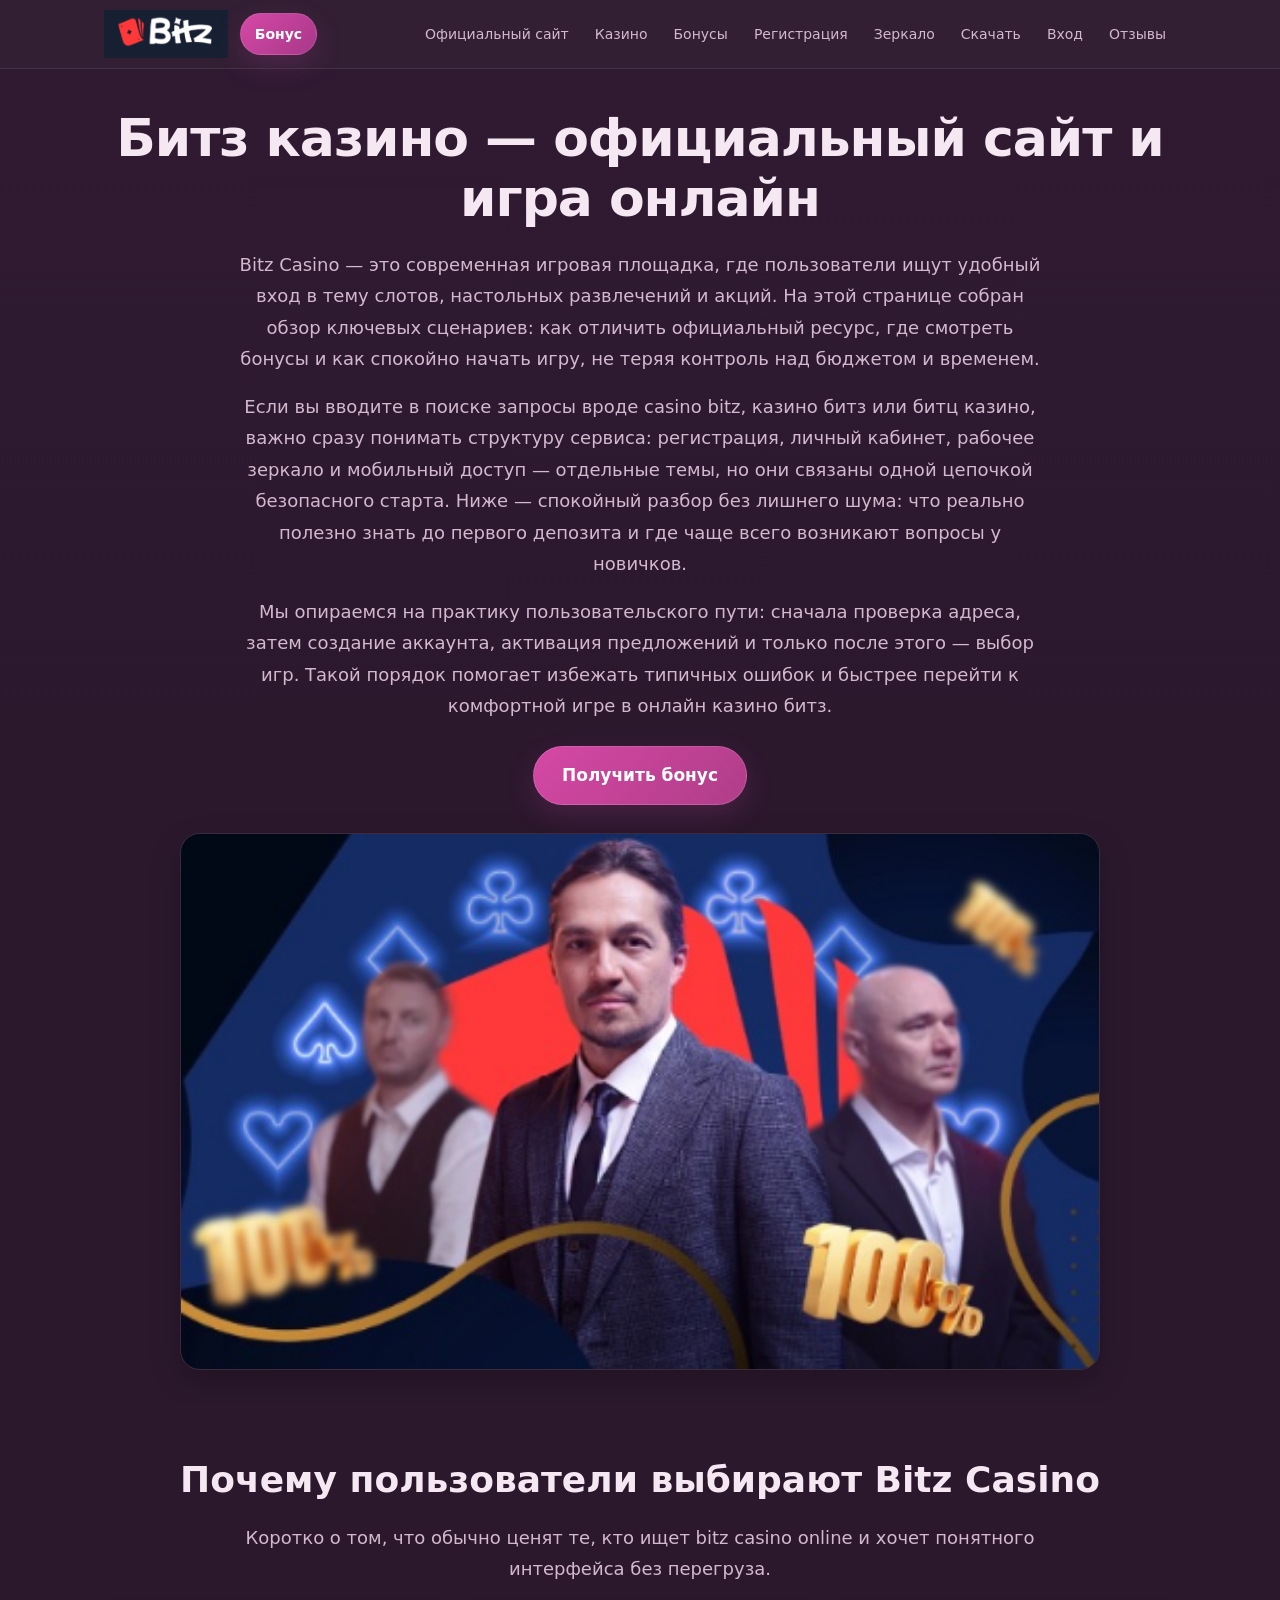
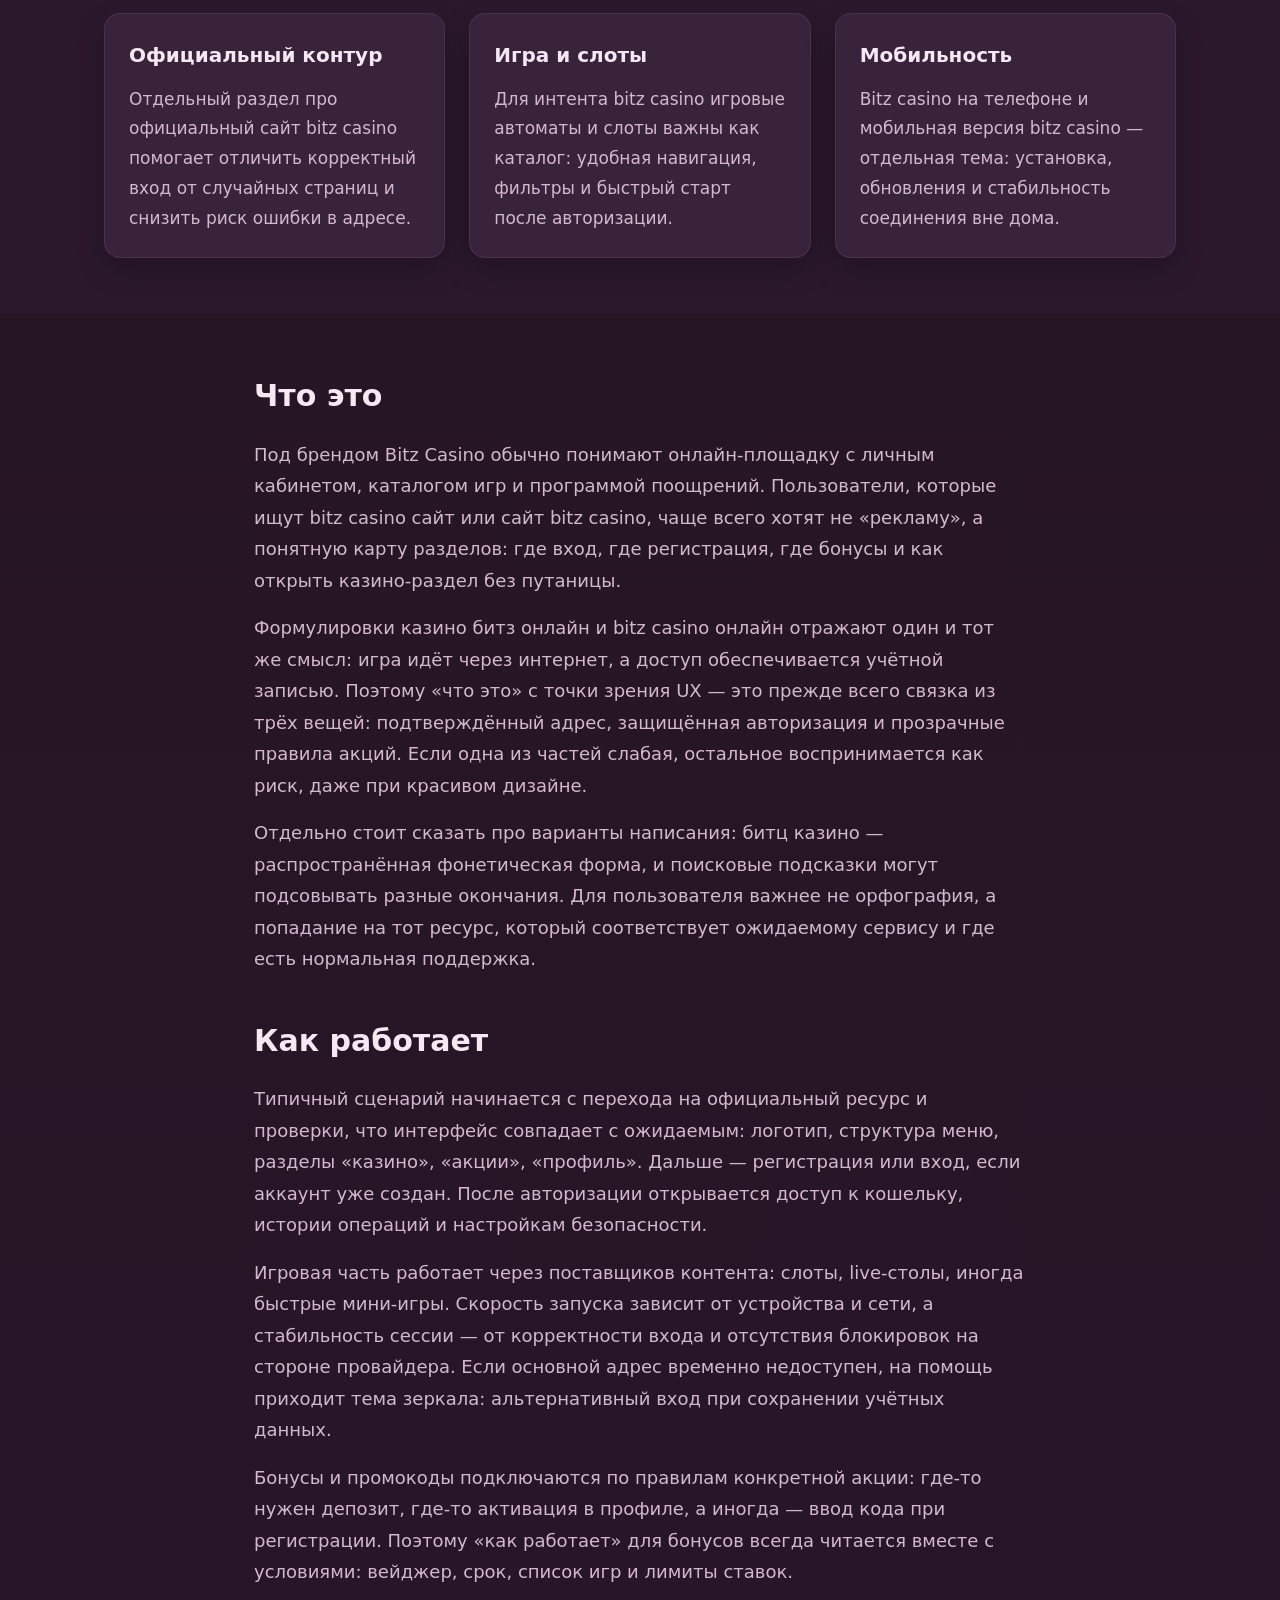
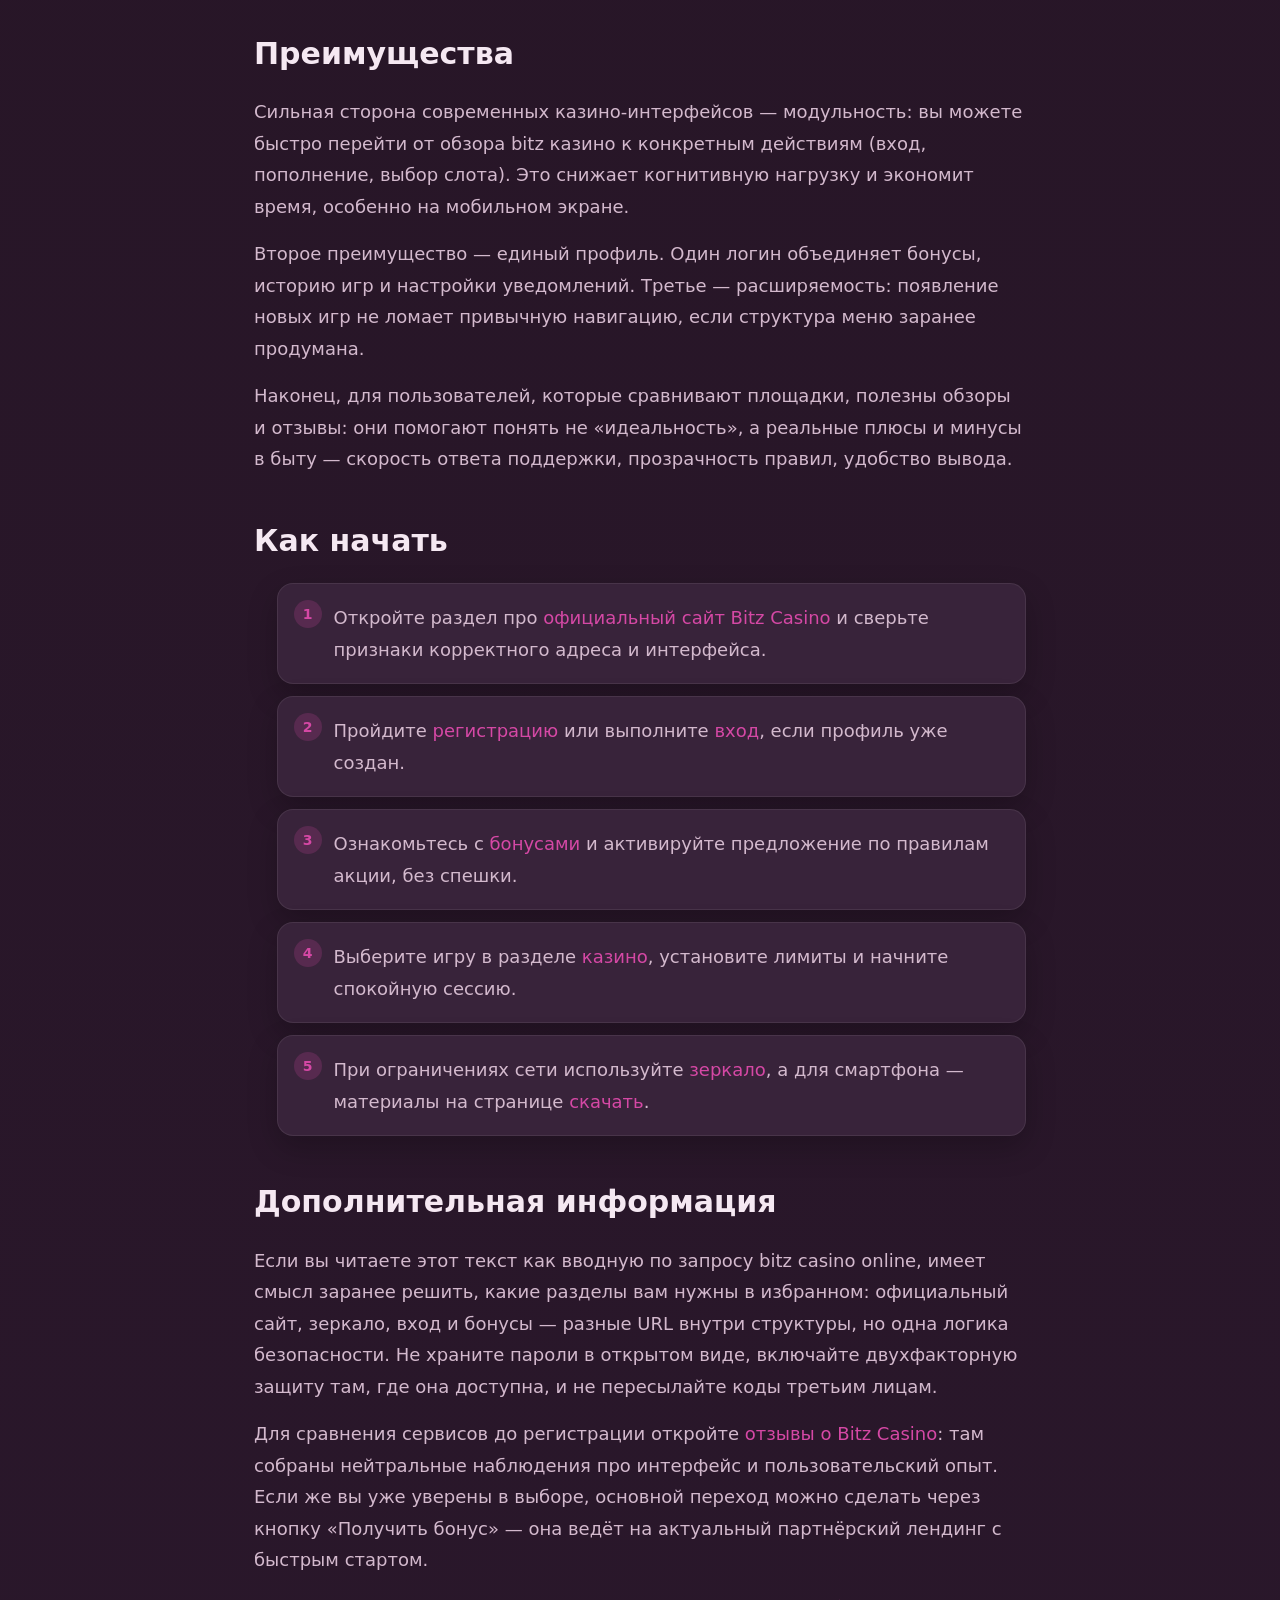
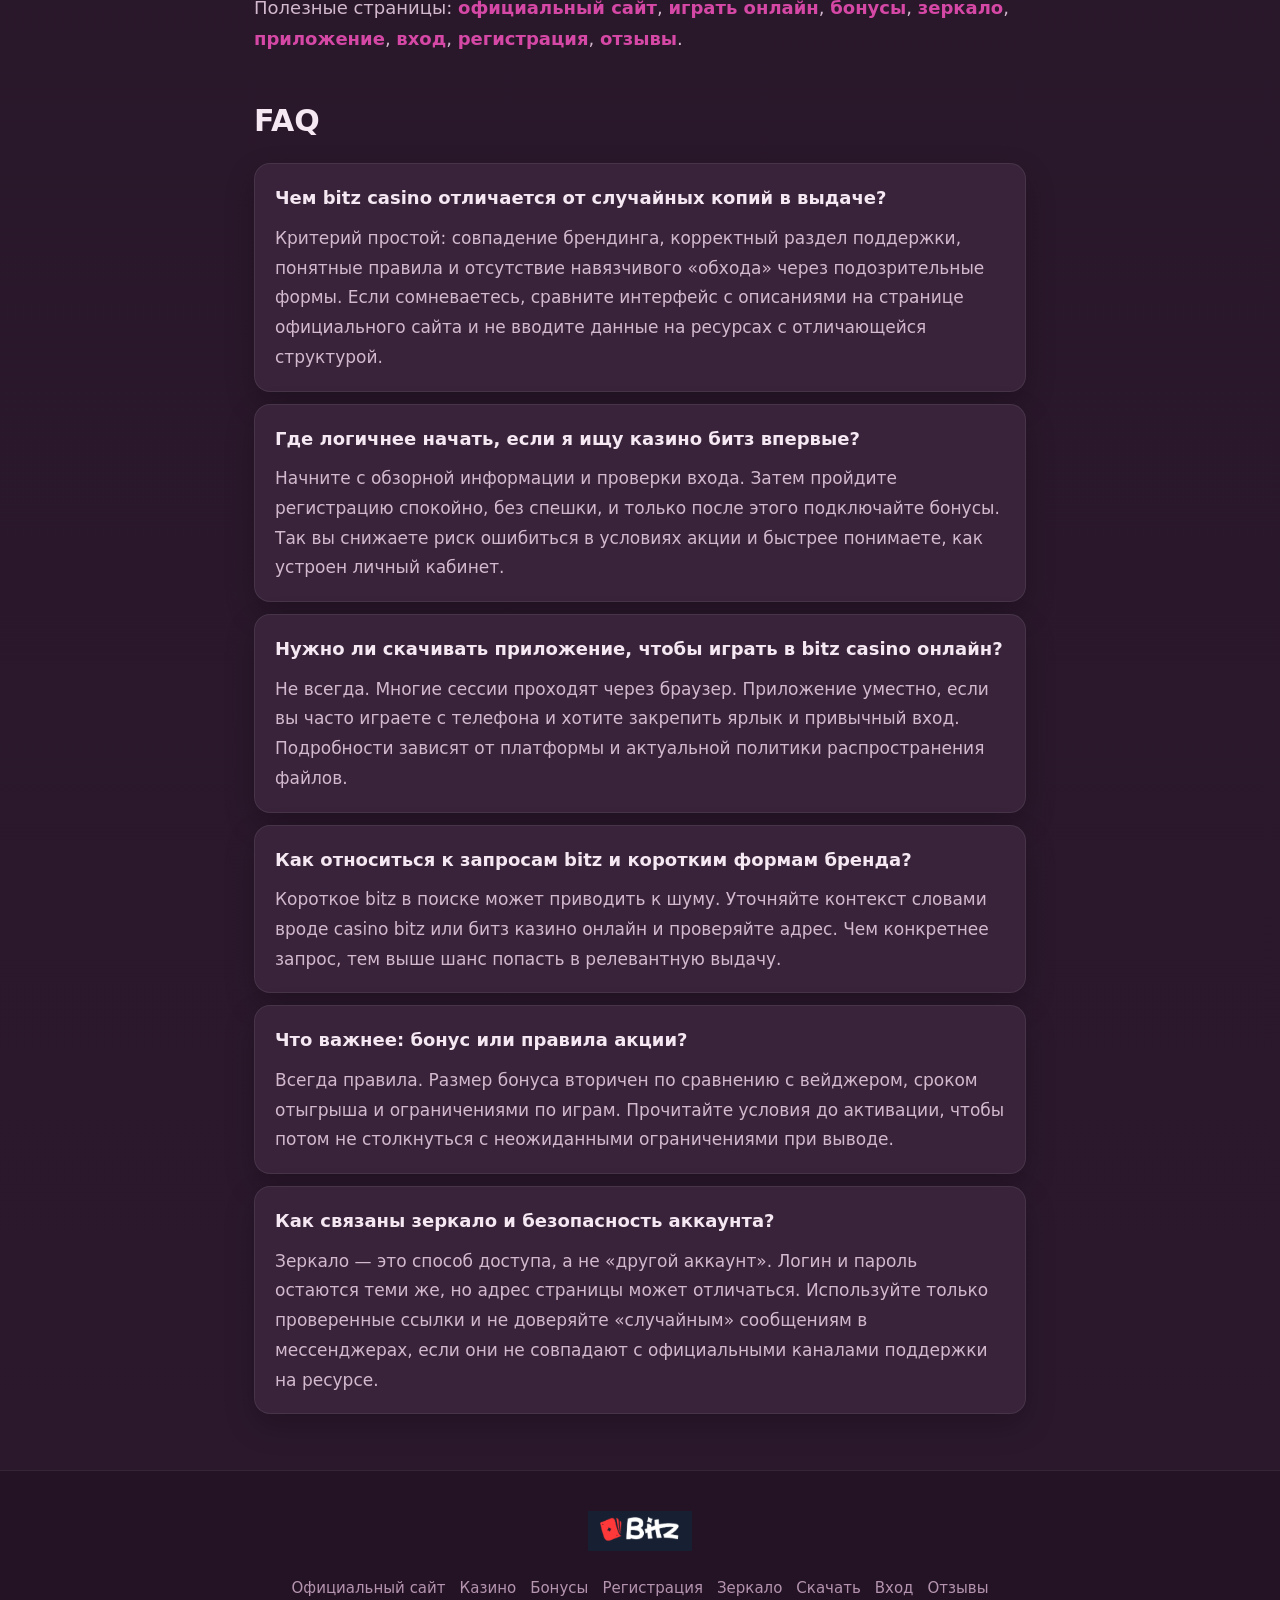
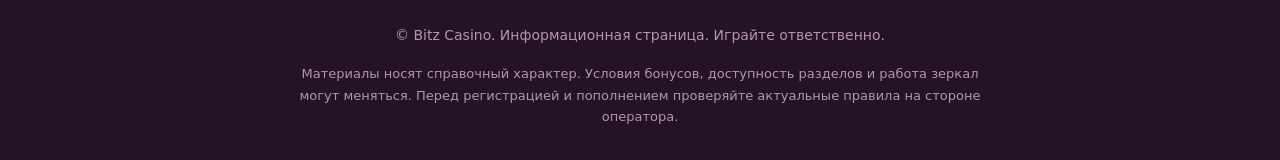
<file: index.html>
﻿<!DOCTYPE html>
<html lang="ru">
<head>
  <meta charset="UTF-8">
  <meta name="viewport" content="width=device-width, initial-scale=1.0">
  <title>Битз казино — официальный сайт, бонусы и игра онлайн</title>
  <meta name="description" content="Bitz Casino и битз казино онлайн: обзор бренда, официальный сайт, вход, регистрация, бонусы, зеркало и мобильная игра. Удобный старт для пользователей casino bitz.">
  <link rel="canonical" href="https://bitz-casino.vercel.app/">
  <meta property="og:url" content="https://bitz-casino.vercel.app/">
  <meta property="og:type" content="website">
  <meta property="og:title" content="Битз казино — официальный сайт, бонусы и игра онлайн">
  <meta property="og:description" content="Онлайн казино битз: обзор возможностей, безопасный вход и переход к официальным разделам Bitz Casino.">
  <meta property="og:image" content="https://bitz-casino.vercel.app/banner.png">
  <link rel="stylesheet" href="./style.css">
</head>
<body>
  <header class="site-header">
    <div class="container">
      <div class="header-inner">
        <div class="header-left">
          <a class="logo" href="./index.html">
            <img src="./logo.png" alt="Bitz Casino — логотип бренда" width="147" height="57" decoding="async">
          </a>
          <a class="btn-bonus-header" href="https://lkhq.cc/5042c716" target="_blank" rel="nofollow sponsored noopener">Бонус</a>
        </div>
        <nav class="nav-desktop" aria-label="Основное меню">
          <a href="./official-site.html">Официальный сайт</a>
          <a href="./casino.html">Казино</a>
          <a href="./bonus.html">Бонусы</a>
          <a href="./registration.html">Регистрация</a>
          <a href="./zerkalo.html">Зеркало</a>
          <a href="./download.html">Скачать</a>
          <a href="./login.html">Вход</a>
          <a href="./reviews.html">Отзывы</a>
        </nav>
        <button type="button" class="nav-toggle" aria-expanded="false" aria-controls="nav-mobile" aria-label="Открыть меню">
          <span></span>
        </button>
      </div>
      <div class="nav-mobile-panel" id="nav-mobile" aria-hidden="true">
        <div class="container">
          <ul class="nav-mobile-links">
            <li><a href="./official-site.html">Официальный сайт</a></li>
            <li><a href="./casino.html">Казино</a></li>
            <li><a href="./bonus.html">Бонусы</a></li>
            <li><a href="./registration.html">Регистрация</a></li>
            <li><a href="./zerkalo.html">Зеркало</a></li>
            <li><a href="./download.html">Скачать</a></li>
            <li><a href="./login.html">Вход</a></li>
            <li><a href="./reviews.html">Отзывы</a></li>
          </ul>
        </div>
      </div>
    </div>
  </header>

  <main class="site-main">
    <section class="hero section--tight">
      <div class="container">
        <h1>Битз казино — официальный сайт и игра онлайн</h1>
        <div class="hero-intro">
          <p>Bitz Casino — это современная игровая площадка, где пользователи ищут удобный вход в тему слотов, настольных развлечений и акций. На этой странице собран обзор ключевых сценариев: как отличить официальный ресурс, где смотреть бонусы и как спокойно начать игру, не теряя контроль над бюджетом и временем.</p>
          <p>Если вы вводите в поиске запросы вроде casino bitz, казино битз или битц казино, важно сразу понимать структуру сервиса: регистрация, личный кабинет, рабочее зеркало и мобильный доступ — отдельные темы, но они связаны одной цепочкой безопасного старта. Ниже — спокойный разбор без лишнего шума: что реально полезно знать до первого депозита и где чаще всего возникают вопросы у новичков.</p>
          <p>Мы опираемся на практику пользовательского пути: сначала проверка адреса, затем создание аккаунта, активация предложений и только после этого — выбор игр. Такой порядок помогает избежать типичных ошибок и быстрее перейти к комфортной игре в онлайн казино битз.</p>
        </div>
        <div class="hero-actions">
          <a class="btn btn--primary" href="https://lkhq.cc/5042c716" target="_blank" rel="nofollow sponsored noopener">Получить бонус</a>
        </div>
        <a class="hero-banner" href="https://lkhq.cc/5042c716" target="_blank" rel="nofollow sponsored noopener">
          <img src="./banner.png" alt="Bitz Casino — официальный сайт, бонусы, вход и доступ к основным разделам" width="920" height="400" loading="eager">
        </a>
      </div>
    </section>

    <section class="section">
      <div class="container">
        <h2 class="section-title">Почему пользователи выбирают Bitz Casino</h2>
        <p class="section-lead">Коротко о том, что обычно ценят те, кто ищет bitz casino online и хочет понятного интерфейса без перегруза.</p>
        <div class="cards-grid">
          <article class="card">
            <h3>Официальный контур</h3>
            <p>Отдельный раздел про официальный сайт bitz casino помогает отличить корректный вход от случайных страниц и снизить риск ошибки в адресе.</p>
          </article>
          <article class="card">
            <h3>Игра и слоты</h3>
            <p>Для интента bitz casino игровые автоматы и слоты важны как каталог: удобная навигация, фильтры и быстрый старт после авторизации.</p>
          </article>
          <article class="card">
            <h3>Мобильность</h3>
            <p>Bitz casino на телефоне и мобильная версия bitz casino — отдельная тема: установка, обновления и стабильность соединения вне дома.</p>
          </article>
        </div>
      </div>
    </section>

    <section class="section section--alt">
      <div class="container text-wrap prose">
        <h2>Что это</h2>
        <p>Под брендом Bitz Casino обычно понимают онлайн‑площадку с личным кабинетом, каталогом игр и программой поощрений. Пользователи, которые ищут bitz casino сайт или сайт bitz casino, чаще всего хотят не «рекламу», а понятную карту разделов: где вход, где регистрация, где бонусы и как открыть казино‑раздел без путаницы.</p>
        <p>Формулировки казино битз онлайн и bitz casino онлайн отражают один и тот же смысл: игра идёт через интернет, а доступ обеспечивается учётной записью. Поэтому «что это» с точки зрения UX — это прежде всего связка из трёх вещей: подтверждённый адрес, защищённая авторизация и прозрачные правила акций. Если одна из частей слабая, остальное воспринимается как риск, даже при красивом дизайне.</p>
        <p>Отдельно стоит сказать про варианты написания: битц казино — распространённая фонетическая форма, и поисковые подсказки могут подсовывать разные окончания. Для пользователя важнее не орфография, а попадание на тот ресурс, который соответствует ожидаемому сервису и где есть нормальная поддержка.</p>

        <h2>Как работает</h2>
        <p>Типичный сценарий начинается с перехода на официальный ресурс и проверки, что интерфейс совпадает с ожидаемым: логотип, структура меню, разделы «казино», «акции», «профиль». Дальше — регистрация или вход, если аккаунт уже создан. После авторизации открывается доступ к кошельку, истории операций и настройкам безопасности.</p>
        <p>Игровая часть работает через поставщиков контента: слоты, live‑столы, иногда быстрые мини‑игры. Скорость запуска зависит от устройства и сети, а стабильность сессии — от корректности входа и отсутствия блокировок на стороне провайдера. Если основной адрес временно недоступен, на помощь приходит тема зеркала: альтернативный вход при сохранении учётных данных.</p>
        <p>Бонусы и промокоды подключаются по правилам конкретной акции: где‑то нужен депозит, где‑то активация в профиле, а иногда — ввод кода при регистрации. Поэтому «как работает» для бонусов всегда читается вместе с условиями: вейджер, срок, список игр и лимиты ставок.</p>

        <h2>Преимущества</h2>
        <p>Сильная сторона современных казино‑интерфейсов — модульность: вы можете быстро перейти от обзора bitz казино к конкретным действиям (вход, пополнение, выбор слота). Это снижает когнитивную нагрузку и экономит время, особенно на мобильном экране.</p>
        <p>Второе преимущество — единый профиль. Один логин объединяет бонусы, историю игр и настройки уведомлений. Третье — расширяемость: появление новых игр не ломает привычную навигацию, если структура меню заранее продумана.</p>
        <p>Наконец, для пользователей, которые сравнивают площадки, полезны обзоры и отзывы: они помогают понять не «идеальность», а реальные плюсы и минусы в быту — скорость ответа поддержки, прозрачность правил, удобство вывода.</p>

        <h2>Как начать</h2>
        <ol class="steps">
          <li>Откройте раздел про <a href="./official-site.html">официальный сайт Bitz Casino</a> и сверьте признаки корректного адреса и интерфейса.</li>
          <li>Пройдите <a href="./registration.html">регистрацию</a> или выполните <a href="./login.html">вход</a>, если профиль уже создан.</li>
          <li>Ознакомьтесь с <a href="./bonus.html">бонусами</a> и активируйте предложение по правилам акции, без спешки.</li>
          <li>Выберите игру в разделе <a href="./casino.html">казино</a>, установите лимиты и начните спокойную сессию.</li>
          <li>При ограничениях сети используйте <a href="./zerkalo.html">зеркало</a>, а для смартфона — материалы на странице <a href="./download.html">скачать</a>.</li>
        </ol>

        <h2>Дополнительная информация</h2>
        <p>Если вы читаете этот текст как вводную по запросу bitz casino online, имеет смысл заранее решить, какие разделы вам нужны в избранном: официальный сайт, зеркало, вход и бонусы — разные URL внутри структуры, но одна логика безопасности. Не храните пароли в открытом виде, включайте двухфакторную защиту там, где она доступна, и не пересылайте коды третьим лицам.</p>
        <p>Для сравнения сервисов до регистрации откройте <a href="./reviews.html">отзывы о Bitz Casino</a>: там собраны нейтральные наблюдения про интерфейс и пользовательский опыт. Если же вы уже уверены в выборе, основной переход можно сделать через кнопку «Получить бонус» — она ведёт на актуальный партнёрский лендинг с быстрым стартом.</p>
        <p class="inline-links">Полезные страницы: <a href="./official-site.html">официальный сайт</a>, <a href="./casino.html">играть онлайн</a>, <a href="./bonus.html">бонусы</a>, <a href="./zerkalo.html">зеркало</a>, <a href="./download.html">приложение</a>, <a href="./login.html">вход</a>, <a href="./registration.html">регистрация</a>, <a href="./reviews.html">отзывы</a>.</p>

        <h2>FAQ</h2>
        <div class="faq-list">
          <div class="faq-item">
            <h3>Чем bitz casino отличается от случайных копий в выдаче?</h3>
            <p>Критерий простой: совпадение брендинга, корректный раздел поддержки, понятные правила и отсутствие навязчивого «обхода» через подозрительные формы. Если сомневаетесь, сравните интерфейс с описаниями на странице официального сайта и не вводите данные на ресурсах с отличающейся структурой.</p>
          </div>
          <div class="faq-item">
            <h3>Где логичнее начать, если я ищу казино битз впервые?</h3>
            <p>Начните с обзорной информации и проверки входа. Затем пройдите регистрацию спокойно, без спешки, и только после этого подключайте бонусы. Так вы снижаете риск ошибиться в условиях акции и быстрее понимаете, как устроен личный кабинет.</p>
          </div>
          <div class="faq-item">
            <h3>Нужно ли скачивать приложение, чтобы играть в bitz casino онлайн?</h3>
            <p>Не всегда. Многие сессии проходят через браузер. Приложение уместно, если вы часто играете с телефона и хотите закрепить ярлык и привычный вход. Подробности зависят от платформы и актуальной политики распространения файлов.</p>
          </div>
          <div class="faq-item">
            <h3>Как относиться к запросам bitz и коротким формам бренда?</h3>
            <p>Короткое bitz в поиске может приводить к шуму. Уточняйте контекст словами вроде casino bitz или битз казино онлайн и проверяйте адрес. Чем конкретнее запрос, тем выше шанс попасть в релевантную выдачу.</p>
          </div>
          <div class="faq-item">
            <h3>Что важнее: бонус или правила акции?</h3>
            <p>Всегда правила. Размер бонуса вторичен по сравнению с вейджером, сроком отыгрыша и ограничениями по играм. Прочитайте условия до активации, чтобы потом не столкнуться с неожиданными ограничениями при выводе.</p>
          </div>
          <div class="faq-item">
            <h3>Как связаны зеркало и безопасность аккаунта?</h3>
            <p>Зеркало — это способ доступа, а не «другой аккаунт». Логин и пароль остаются теми же, но адрес страницы может отличаться. Используйте только проверенные ссылки и не доверяйте «случайным» сообщениям в мессенджерах, если они не совпадают с официальными каналами поддержки на ресурсе.</p>
          </div>
        </div>
      </div>
    </section>
  </main>

  <footer class="site-footer">
    <div class="container">
      <div class="footer-brand">
        <a class="logo" href="./index.html">
          <img src="./logo.png" alt="Bitz Casino — логотип бренда" width="147" height="57" decoding="async">
        </a>
      </div>
      <ul class="footer-nav">
        <li><a href="./official-site.html">Официальный сайт</a></li>
        <li><a href="./casino.html">Казино</a></li>
        <li><a href="./bonus.html">Бонусы</a></li>
        <li><a href="./registration.html">Регистрация</a></li>
        <li><a href="./zerkalo.html">Зеркало</a></li>
        <li><a href="./download.html">Скачать</a></li>
        <li><a href="./login.html">Вход</a></li>
        <li><a href="./reviews.html">Отзывы</a></li>
      </ul>
      <p class="footer-copy">© Bitz Casino. Информационная страница. Играйте ответственно.</p>
      <p class="footer-disclaimer">Материалы носят справочный характер. Условия бонусов, доступность разделов и работа зеркал могут меняться. Перед регистрацией и пополнением проверяйте актуальные правила на стороне оператора.</p>
    </div>
  </footer>

  <script src="./script.js"></script>
</body>
</html>
</file>
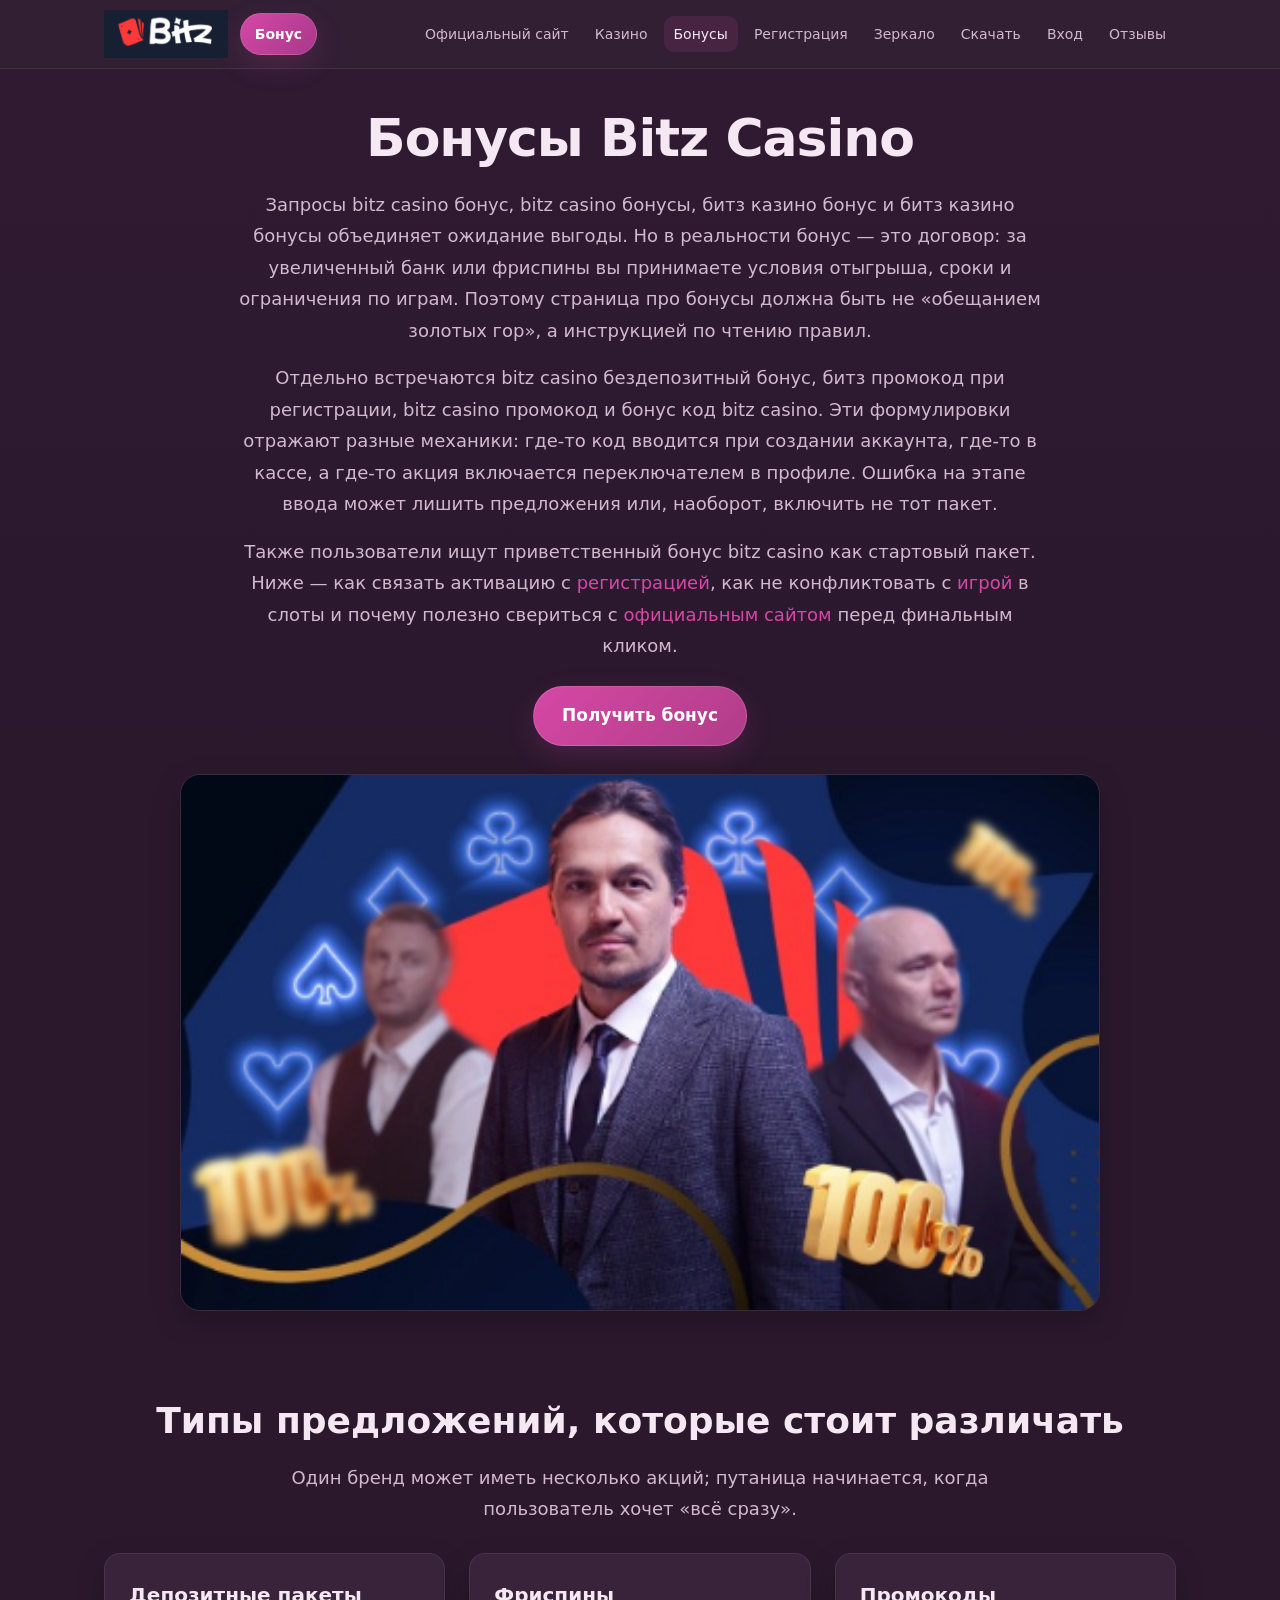
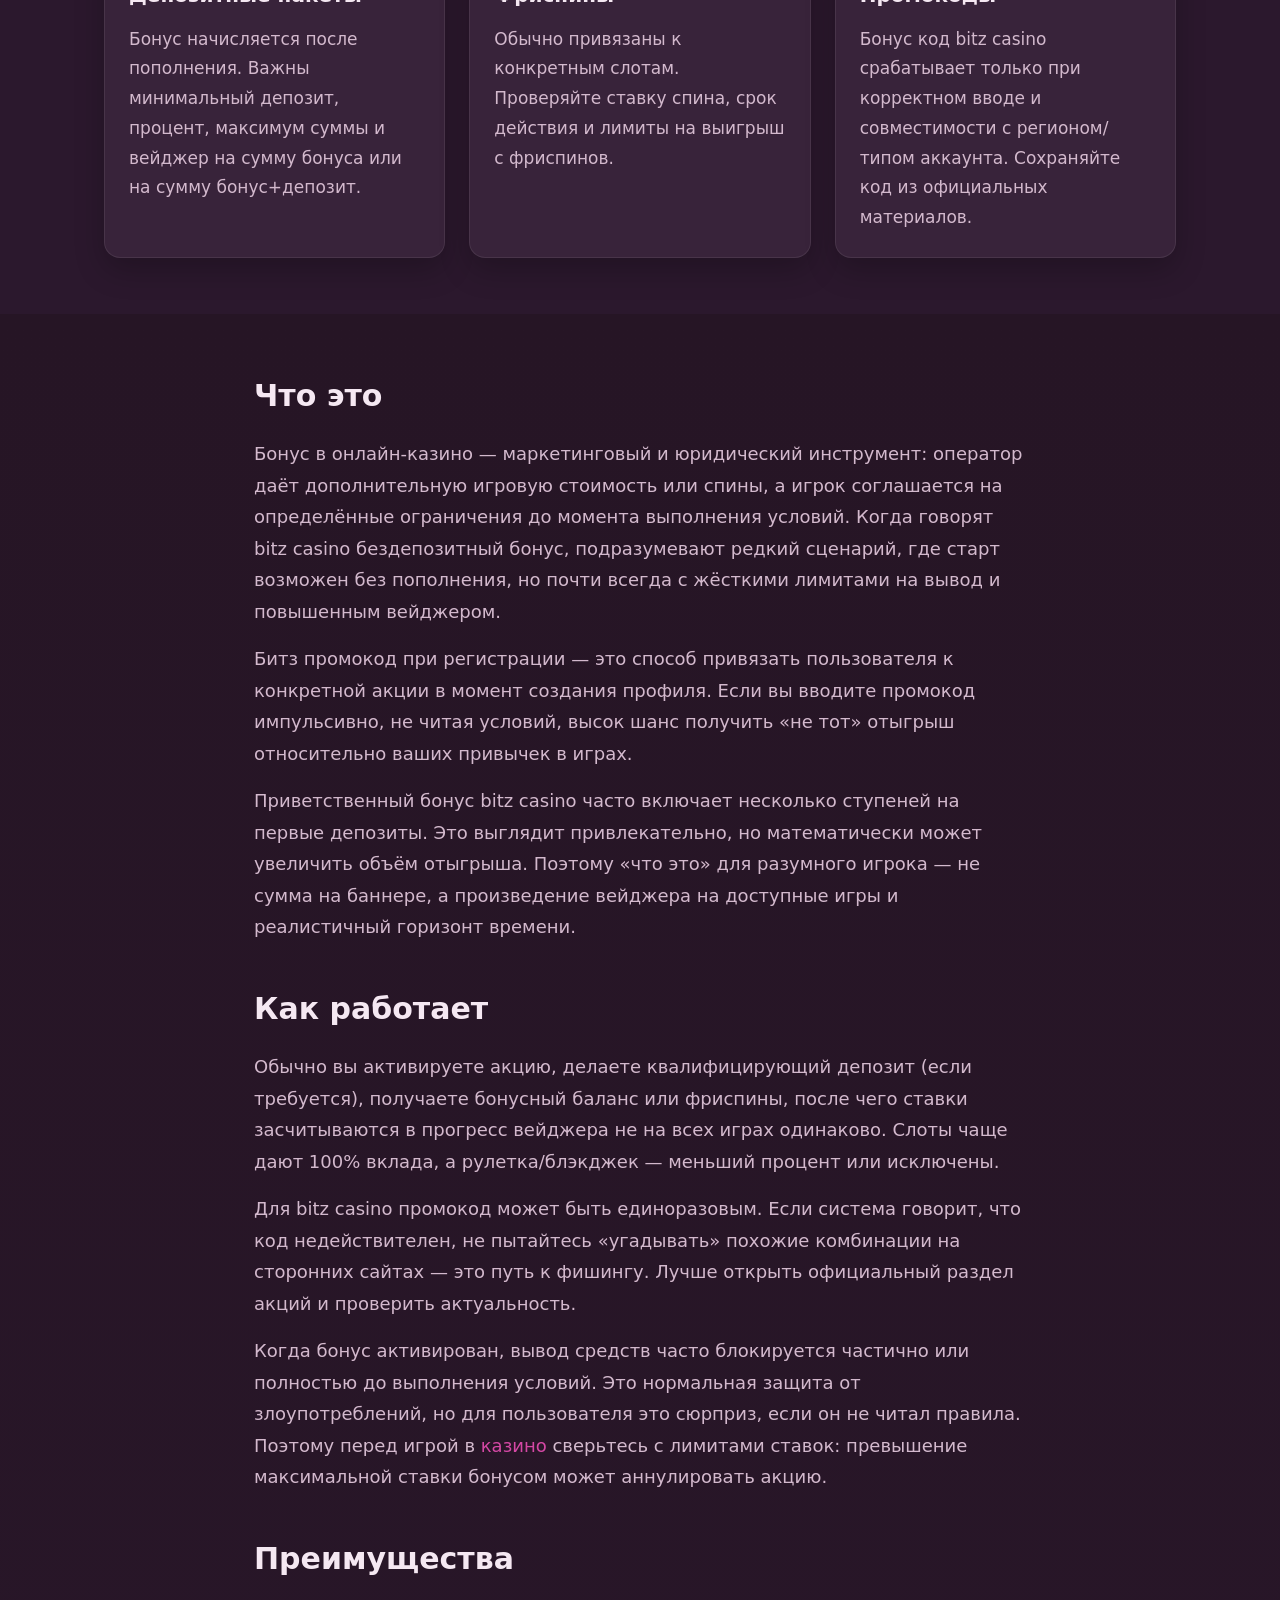
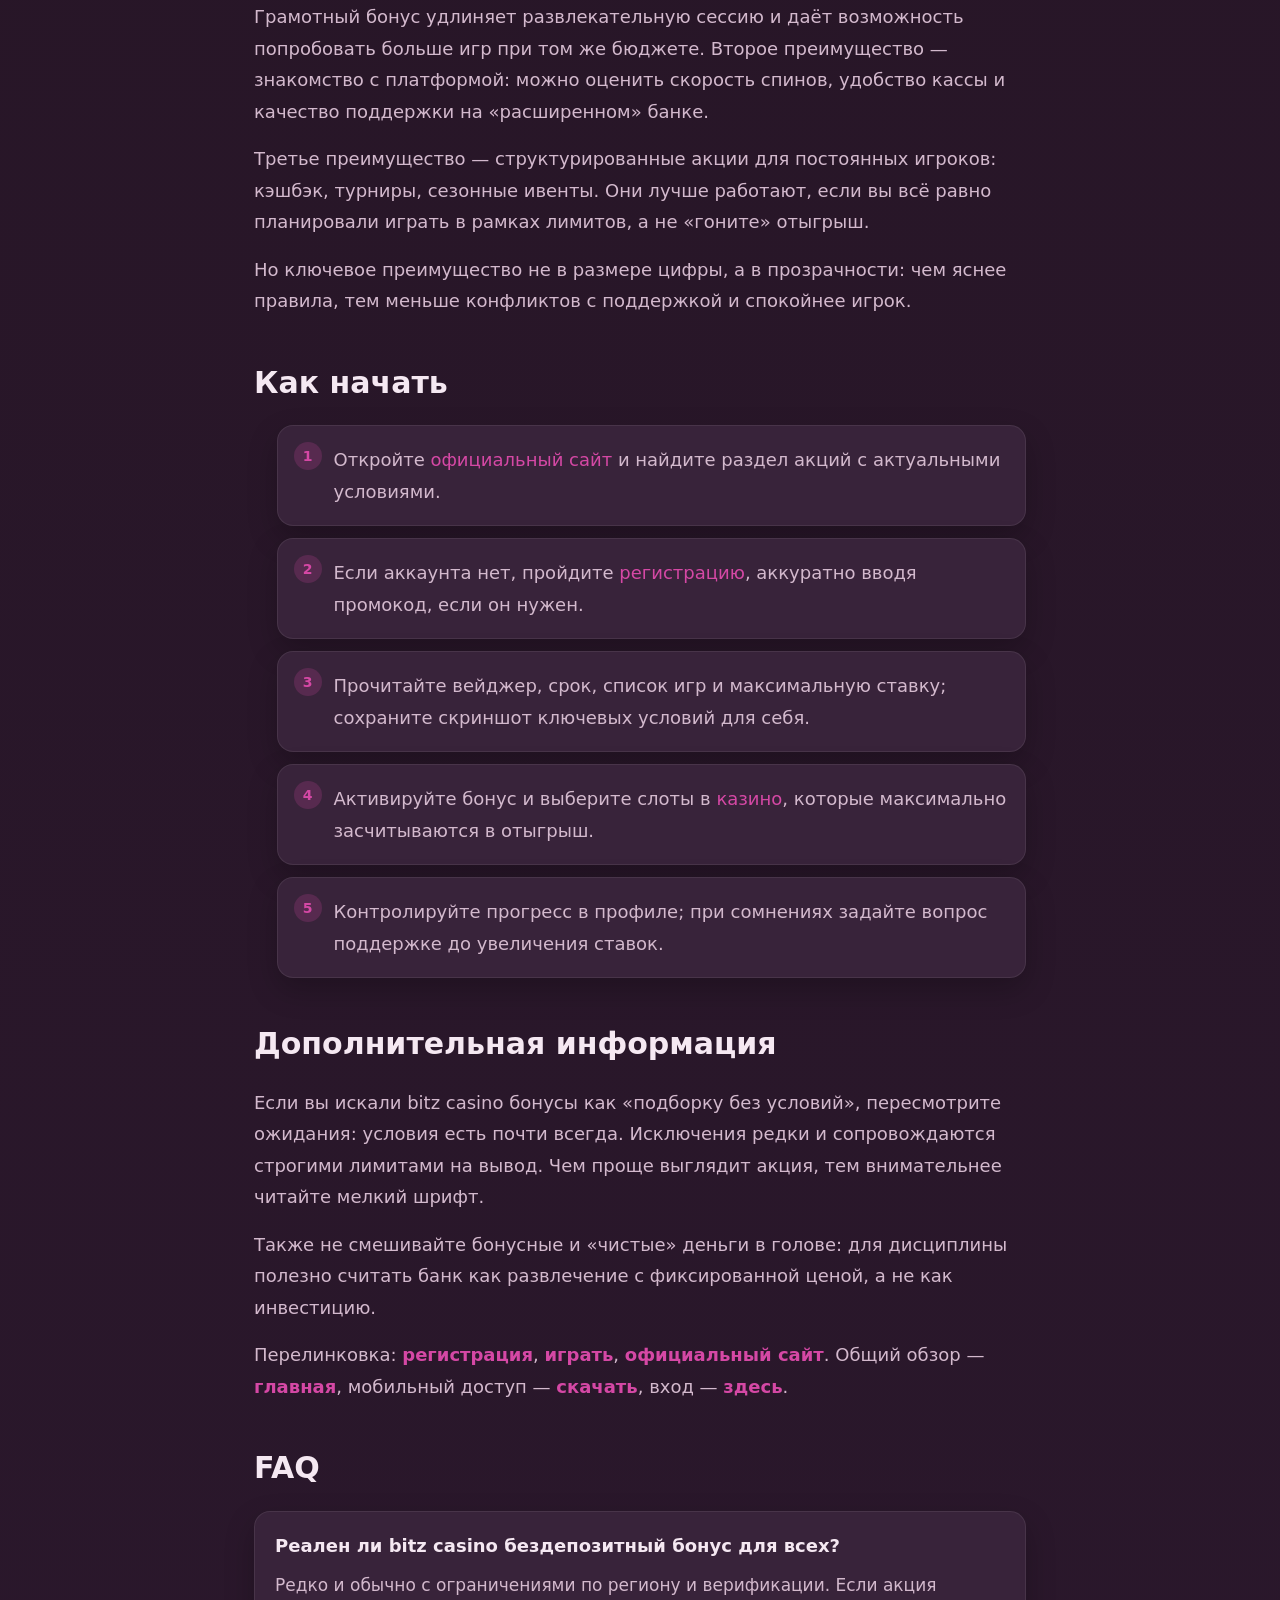
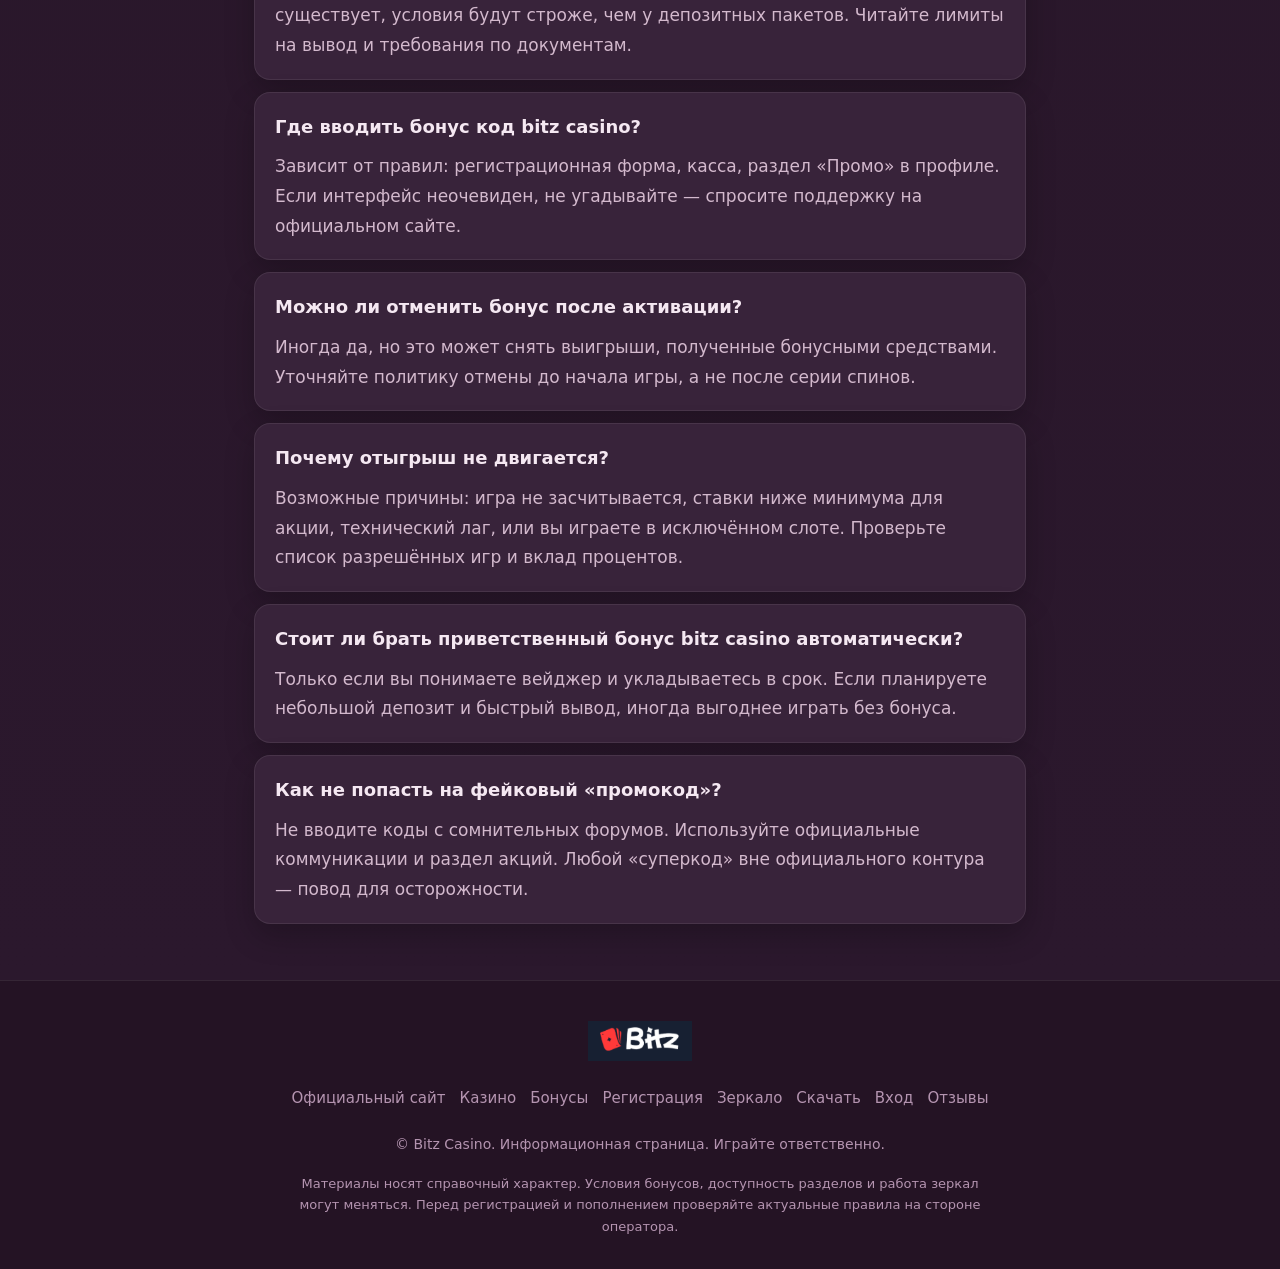
<file: bonus.html>
﻿<!DOCTYPE html>
<html lang="ru">
<head>
  <meta charset="UTF-8">
  <meta name="viewport" content="width=device-width, initial-scale=1.0">
  <title>Бонусы Bitz Casino — промокоды и акции</title>
  <meta name="description" content="Bitz casino бонус и битз казино бонусы: приветственный бонус, bitz casino промокод, бонус код bitz casino, бездепозитный бонус и битз промокод при регистрации — как читать условия.">
  <link rel="canonical" href="https://bitz-casino.vercel.app/bonus.html">
  <meta property="og:url" content="https://bitz-casino.vercel.app/bonus.html">
  <meta property="og:type" content="website">
  <meta property="og:title" content="Бонусы Bitz Casino — промокоды и акции">
  <meta property="og:description" content="Бонусы bitz casino: промокоды, акции и ответственная активация предложений.">
  <meta property="og:image" content="https://bitz-casino.vercel.app/banner.png">
  <link rel="stylesheet" href="./style.css">
</head>
<body>
  <header class="site-header">
    <div class="container">
      <div class="header-inner">
        <div class="header-left">
          <a class="logo" href="./index.html">
            <img src="./logo.png" alt="Bitz Casino — логотип бренда" width="147" height="57" decoding="async">
          </a>
          <a class="btn-bonus-header" href="https://lkhq.cc/5042c716" target="_blank" rel="nofollow sponsored noopener">Бонус</a>
        </div>
        <nav class="nav-desktop" aria-label="Основное меню">
          <a href="./official-site.html">Официальный сайт</a>
          <a href="./casino.html">Казино</a>
          <a class="is-active" href="./bonus.html">Бонусы</a>
          <a href="./registration.html">Регистрация</a>
          <a href="./zerkalo.html">Зеркало</a>
          <a href="./download.html">Скачать</a>
          <a href="./login.html">Вход</a>
          <a href="./reviews.html">Отзывы</a>
        </nav>
        <button type="button" class="nav-toggle" aria-expanded="false" aria-controls="nav-mobile" aria-label="Открыть меню">
          <span></span>
        </button>
      </div>
      <div class="nav-mobile-panel" id="nav-mobile" aria-hidden="true">
        <div class="container">
          <ul class="nav-mobile-links">
            <li><a href="./official-site.html">Официальный сайт</a></li>
            <li><a href="./casino.html">Казино</a></li>
            <li><a class="is-active" href="./bonus.html">Бонусы</a></li>
            <li><a href="./registration.html">Регистрация</a></li>
            <li><a href="./zerkalo.html">Зеркало</a></li>
            <li><a href="./download.html">Скачать</a></li>
            <li><a href="./login.html">Вход</a></li>
            <li><a href="./reviews.html">Отзывы</a></li>
          </ul>
        </div>
      </div>
    </div>
  </header>

  <main class="site-main">
    <section class="hero section--tight">
      <div class="container">
        <h1>Бонусы Bitz Casino</h1>
        <div class="hero-intro">
          <p>Запросы bitz casino бонус, bitz casino бонусы, битз казино бонус и битз казино бонусы объединяет ожидание выгоды. Но в реальности бонус — это договор: за увеличенный банк или фриспины вы принимаете условия отыгрыша, сроки и ограничения по играм. Поэтому страница про бонусы должна быть не «обещанием золотых гор», а инструкцией по чтению правил.</p>
          <p>Отдельно встречаются bitz casino бездепозитный бонус, битз промокод при регистрации, bitz casino промокод и бонус код bitz casino. Эти формулировки отражают разные механики: где‑то код вводится при создании аккаунта, где‑то в кассе, а где‑то акция включается переключателем в профиле. Ошибка на этапе ввода может лишить предложения или, наоборот, включить не тот пакет.</p>
          <p>Также пользователи ищут приветственный бонус bitz casino как стартовый пакет. Ниже — как связать активацию с <a href="./registration.html">регистрацией</a>, как не конфликтовать с <a href="./casino.html">игрой</a> в слоты и почему полезно свериться с <a href="./official-site.html">официальным сайтом</a> перед финальным кликом.</p>
        </div>
        <div class="hero-actions">
          <a class="btn btn--primary" href="https://lkhq.cc/5042c716" target="_blank" rel="nofollow sponsored noopener">Получить бонус</a>
        </div>
        <a class="hero-banner" href="https://lkhq.cc/5042c716" target="_blank" rel="nofollow sponsored noopener">
          <img src="./banner.png" alt="Bitz Casino — официальный сайт, бонусы, вход и доступ к основным разделам" width="920" height="400" loading="eager">
        </a>
      </div>
    </section>

    <section class="section">
      <div class="container">
        <h2 class="section-title">Типы предложений, которые стоит различать</h2>
        <p class="section-lead">Один бренд может иметь несколько акций; путаница начинается, когда пользователь хочет «всё сразу».</p>
        <div class="cards-grid">
          <article class="card">
            <h3>Депозитные пакеты</h3>
            <p>Бонус начисляется после пополнения. Важны минимальный депозит, процент, максимум суммы и вейджер на сумму бонуса или на сумму бонус+депозит.</p>
          </article>
          <article class="card">
            <h3>Фриспины</h3>
            <p>Обычно привязаны к конкретным слотам. Проверяйте ставку спина, срок действия и лимиты на выигрыш с фриспинов.</p>
          </article>
          <article class="card">
            <h3>Промокоды</h3>
            <p>Бонус код bitz casino срабатывает только при корректном вводе и совместимости с регионом/типом аккаунта. Сохраняйте код из официальных материалов.</p>
          </article>
        </div>
      </div>
    </section>

    <section class="section section--alt">
      <div class="container text-wrap prose">
        <h2>Что это</h2>
        <p>Бонус в онлайн‑казино — маркетинговый и юридический инструмент: оператор даёт дополнительную игровую стоимость или спины, а игрок соглашается на определённые ограничения до момента выполнения условий. Когда говорят bitz casino бездепозитный бонус, подразумевают редкий сценарий, где старт возможен без пополнения, но почти всегда с жёсткими лимитами на вывод и повышенным вейджером.</p>
        <p>Битз промокод при регистрации — это способ привязать пользователя к конкретной акции в момент создания профиля. Если вы вводите промокод импульсивно, не читая условий, высок шанс получить «не тот» отыгрыш относительно ваших привычек в играх.</p>
        <p>Приветственный бонус bitz casino часто включает несколько ступеней на первые депозиты. Это выглядит привлекательно, но математически может увеличить объём отыгрыша. Поэтому «что это» для разумного игрока — не сумма на баннере, а произведение вейджера на доступные игры и реалистичный горизонт времени.</p>

        <h2>Как работает</h2>
        <p>Обычно вы активируете акцию, делаете квалифицирующий депозит (если требуется), получаете бонусный баланс или фриспины, после чего ставки засчитываются в прогресс вейджера не на всех играх одинаково. Слоты чаще дают 100% вклада, а рулетка/блэкджек — меньший процент или исключены.</p>
        <p>Для bitz casino промокод может быть единоразовым. Если система говорит, что код недействителен, не пытайтесь «угадывать» похожие комбинации на сторонних сайтах — это путь к фишингу. Лучше открыть официальный раздел акций и проверить актуальность.</p>
        <p>Когда бонус активирован, вывод средств часто блокируется частично или полностью до выполнения условий. Это нормальная защита от злоупотреблений, но для пользователя это сюрприз, если он не читал правила. Поэтому перед игрой в <a href="./casino.html">казино</a> сверьтесь с лимитами ставок: превышение максимальной ставки бонусом может аннулировать акцию.</p>

        <h2>Преимущества</h2>
        <p>Грамотный бонус удлиняет развлекательную сессию и даёт возможность попробовать больше игр при том же бюджете. Второе преимущество — знакомство с платформой: можно оценить скорость спинов, удобство кассы и качество поддержки на «расширенном» банке.</p>
        <p>Третье преимущество — структурированные акции для постоянных игроков: кэшбэк, турниры, сезонные ивенты. Они лучше работают, если вы всё равно планировали играть в рамках лимитов, а не «гоните» отыгрыш.</p>
        <p>Но ключевое преимущество не в размере цифры, а в прозрачности: чем яснее правила, тем меньше конфликтов с поддержкой и спокойнее игрок.</p>

        <h2>Как начать</h2>
        <ol class="steps">
          <li>Откройте <a href="./official-site.html">официальный сайт</a> и найдите раздел акций с актуальными условиями.</li>
          <li>Если аккаунта нет, пройдите <a href="./registration.html">регистрацию</a>, аккуратно вводя промокод, если он нужен.</li>
          <li>Прочитайте вейджер, срок, список игр и максимальную ставку; сохраните скриншот ключевых условий для себя.</li>
          <li>Активируйте бонус и выберите слоты в <a href="./casino.html">казино</a>, которые максимально засчитываются в отыгрыш.</li>
          <li>Контролируйте прогресс в профиле; при сомнениях задайте вопрос поддержке до увеличения ставок.</li>
        </ol>

        <h2>Дополнительная информация</h2>
        <p>Если вы искали bitz casino бонусы как «подборку без условий», пересмотрите ожидания: условия есть почти всегда. Исключения редки и сопровождаются строгими лимитами на вывод. Чем проще выглядит акция, тем внимательнее читайте мелкий шрифт.</p>
        <p>Также не смешивайте бонусные и «чистые» деньги в голове: для дисциплины полезно считать банк как развлечение с фиксированной ценой, а не как инвестицию.</p>
        <p class="inline-links">Перелинковка: <a href="./registration.html">регистрация</a>, <a href="./casino.html">играть</a>, <a href="./official-site.html">официальный сайт</a>. Общий обзор — <a href="./index.html">главная</a>, мобильный доступ — <a href="./download.html">скачать</a>, вход — <a href="./login.html">здесь</a>.</p>

        <h2>FAQ</h2>
        <div class="faq-list">
          <div class="faq-item">
            <h3>Реален ли bitz casino бездепозитный бонус для всех?</h3>
            <p>Редко и обычно с ограничениями по региону и верификации. Если акция существует, условия будут строже, чем у депозитных пакетов. Читайте лимиты на вывод и требования по документам.</p>
          </div>
          <div class="faq-item">
            <h3>Где вводить бонус код bitz casino?</h3>
            <p>Зависит от правил: регистрационная форма, касса, раздел «Промо» в профиле. Если интерфейс неочевиден, не угадывайте — спросите поддержку на официальном сайте.</p>
          </div>
          <div class="faq-item">
            <h3>Можно ли отменить бонус после активации?</h3>
            <p>Иногда да, но это может снять выигрыши, полученные бонусными средствами. Уточняйте политику отмены до начала игры, а не после серии спинов.</p>
          </div>
          <div class="faq-item">
            <h3>Почему отыгрыш не двигается?</h3>
            <p>Возможные причины: игра не засчитывается, ставки ниже минимума для акции, технический лаг, или вы играете в исключённом слоте. Проверьте список разрешённых игр и вклад процентов.</p>
          </div>
          <div class="faq-item">
            <h3>Стоит ли брать приветственный бонус bitz casino автоматически?</h3>
            <p>Только если вы понимаете вейджер и укладываетесь в срок. Если планируете небольшой депозит и быстрый вывод, иногда выгоднее играть без бонуса.</p>
          </div>
          <div class="faq-item">
            <h3>Как не попасть на фейковый «промокод»?</h3>
            <p>Не вводите коды с сомнительных форумов. Используйте официальные коммуникации и раздел акций. Любой «суперкод» вне официального контура — повод для осторожности.</p>
          </div>
        </div>
      </div>
    </section>
  </main>

  <footer class="site-footer">
    <div class="container">
      <div class="footer-brand">
        <a class="logo" href="./index.html">
          <img src="./logo.png" alt="Bitz Casino — логотип бренда" width="147" height="57" decoding="async">
        </a>
      </div>
      <ul class="footer-nav">
        <li><a href="./official-site.html">Официальный сайт</a></li>
        <li><a href="./casino.html">Казино</a></li>
        <li><a href="./bonus.html">Бонусы</a></li>
        <li><a href="./registration.html">Регистрация</a></li>
        <li><a href="./zerkalo.html">Зеркало</a></li>
        <li><a href="./download.html">Скачать</a></li>
        <li><a href="./login.html">Вход</a></li>
        <li><a href="./reviews.html">Отзывы</a></li>
      </ul>
      <p class="footer-copy">© Bitz Casino. Информационная страница. Играйте ответственно.</p>
      <p class="footer-disclaimer">Материалы носят справочный характер. Условия бонусов, доступность разделов и работа зеркал могут меняться. Перед регистрацией и пополнением проверяйте актуальные правила на стороне оператора.</p>
    </div>
  </footer>

  <script src="./script.js"></script>
</body>
</html>
</file>
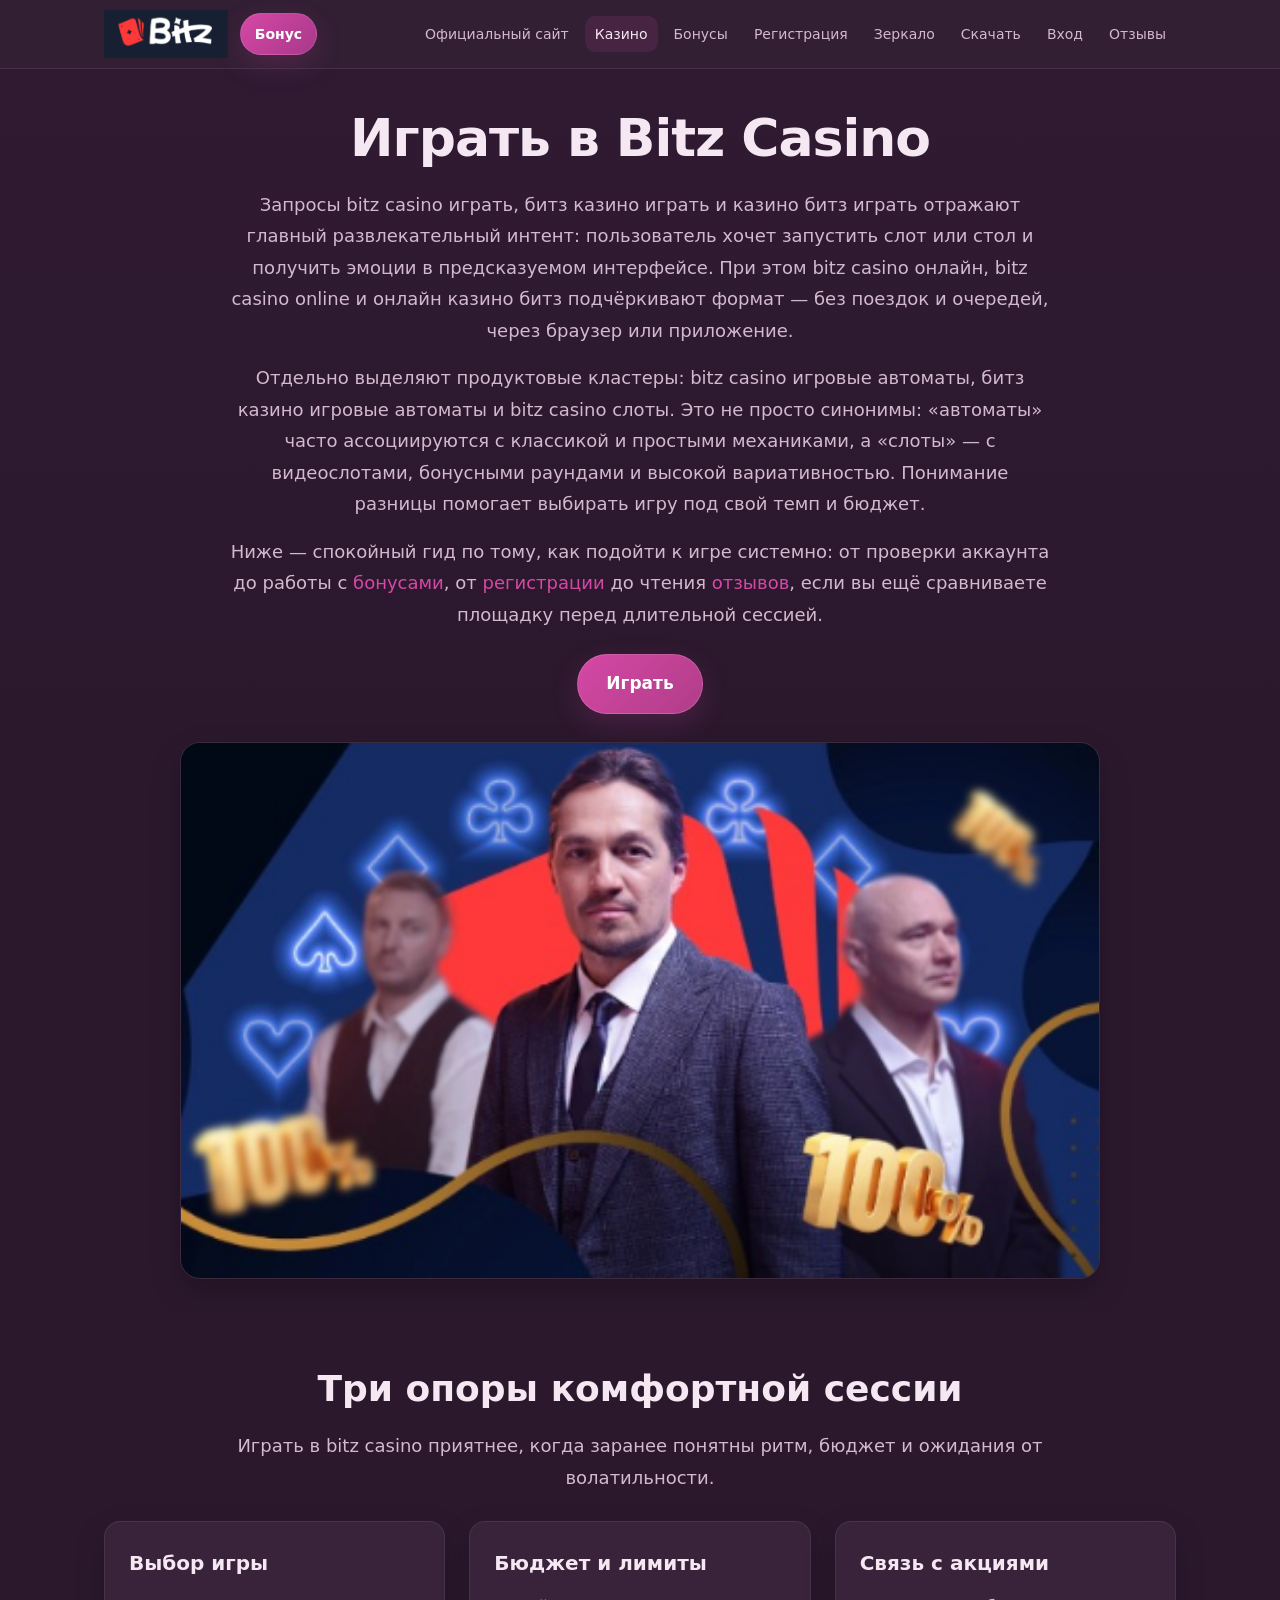
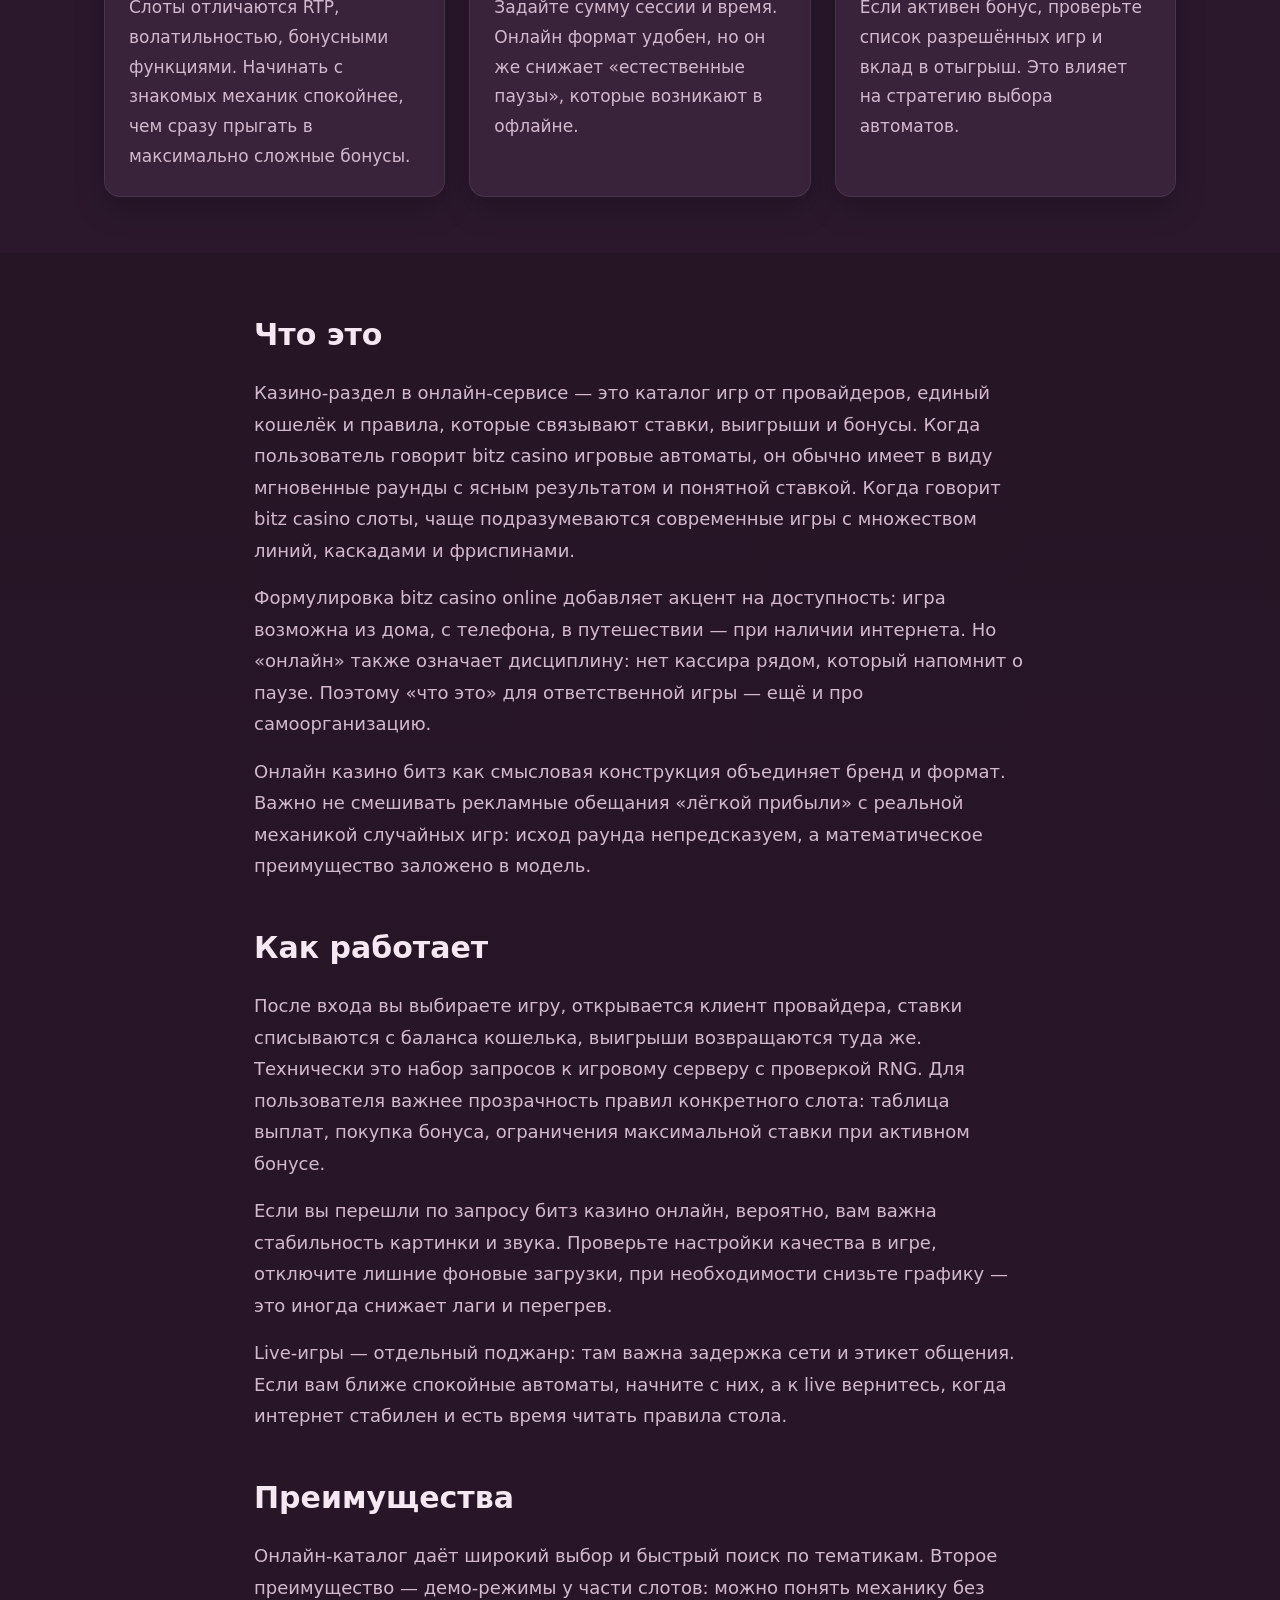
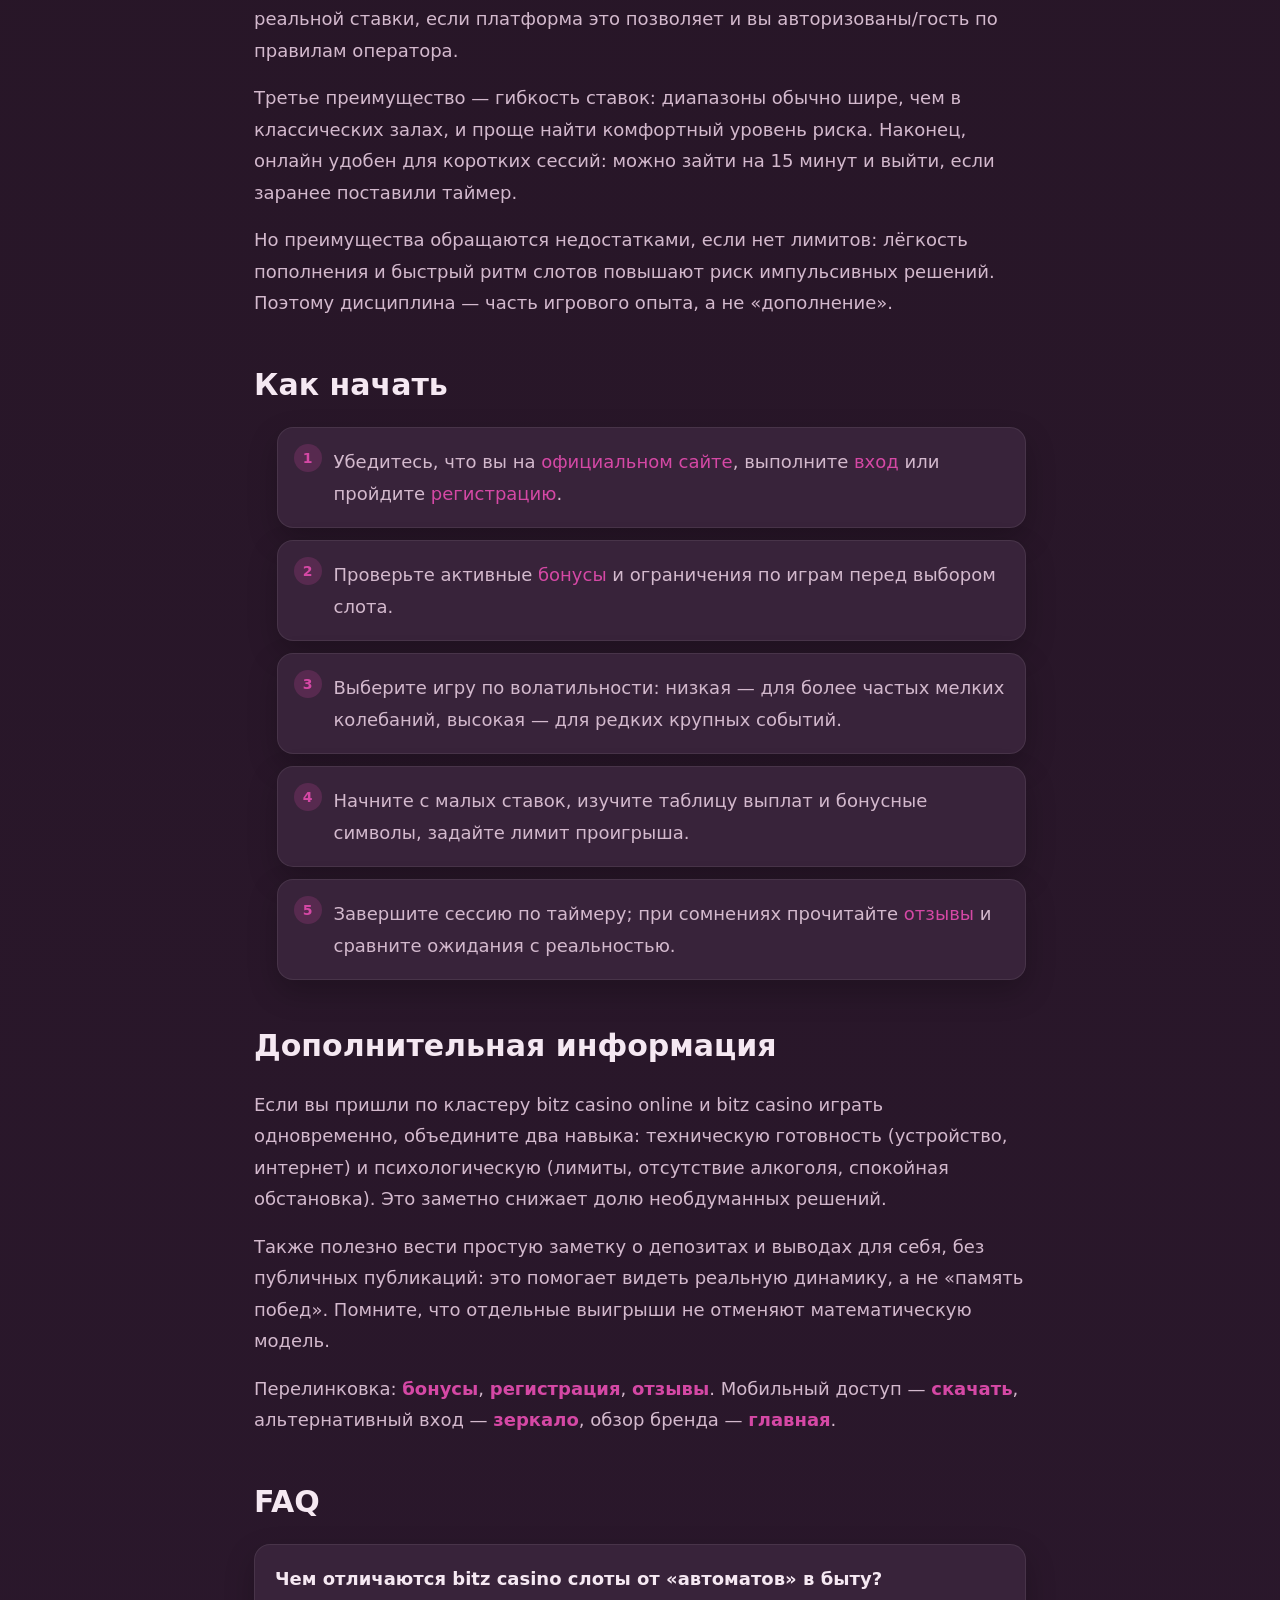
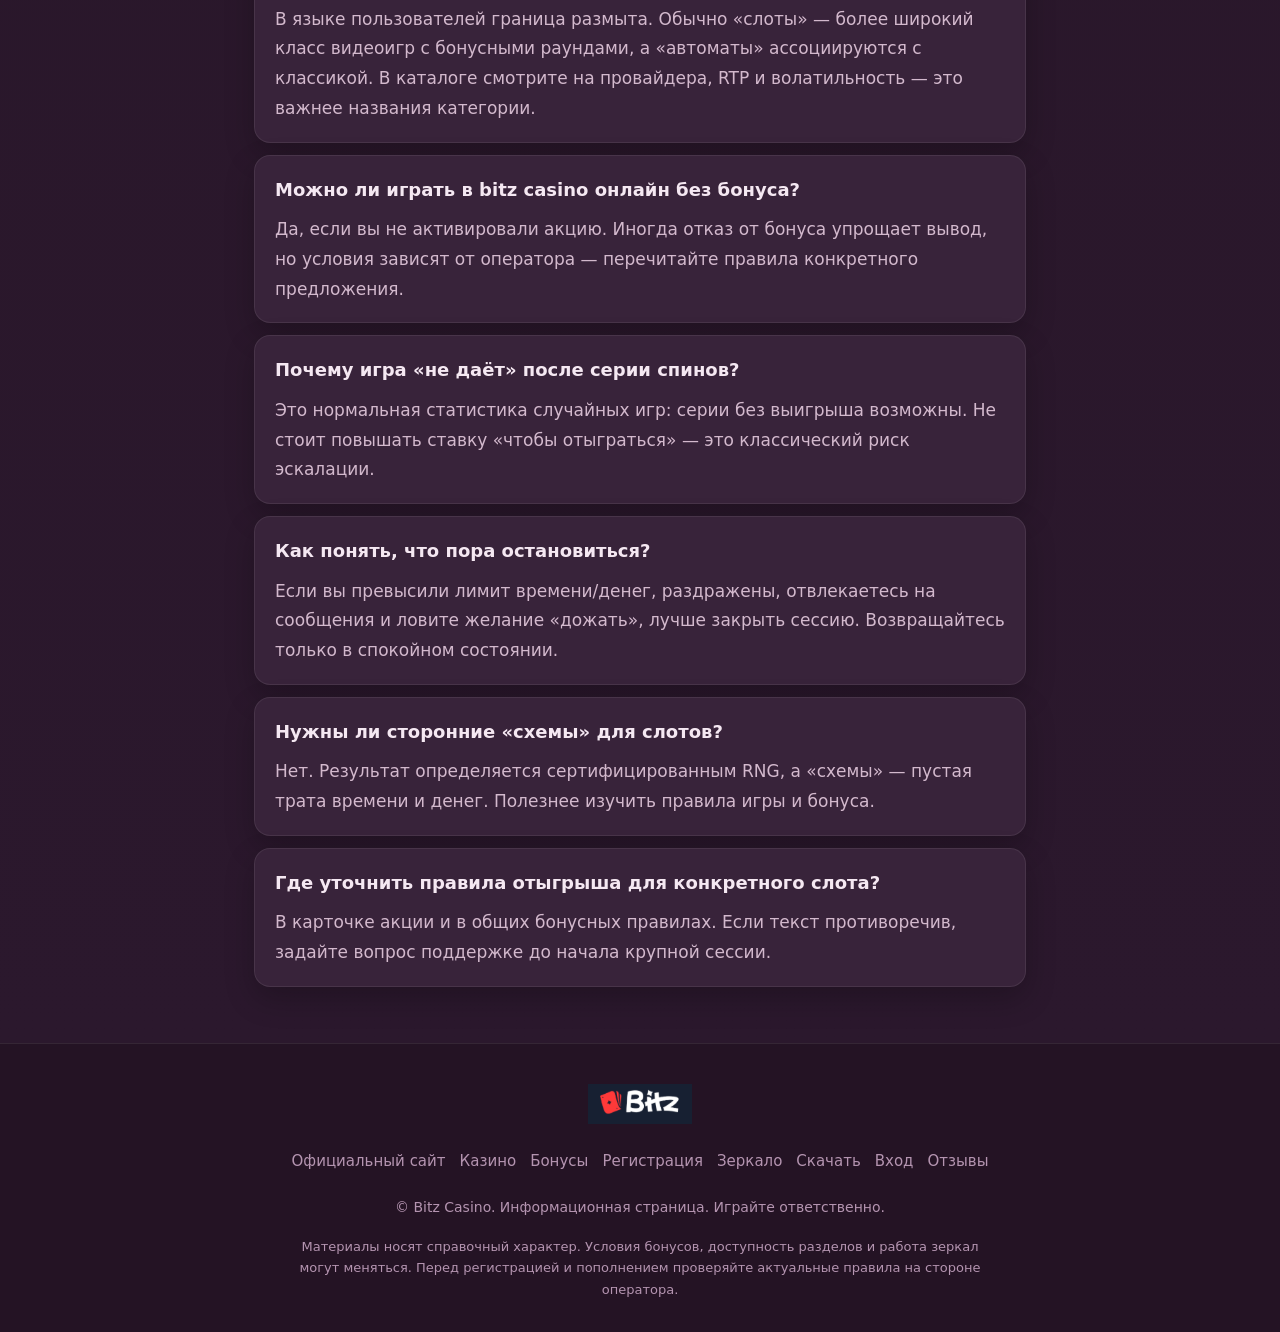
<file: casino.html>
﻿<!DOCTYPE html>
<html lang="ru">
<head>
  <meta charset="UTF-8">
  <meta name="viewport" content="width=device-width, initial-scale=1.0">
  <title>Bitz Casino — играть онлайн в автоматы и слоты</title>
  <meta name="description" content="Bitz casino играть онлайн: слоты, игровые автоматы, bitz casino online и онлайн казино битз. Как начать сессию, выбрать игру и использовать бонусы ответственно.">
  <link rel="canonical" href="https://bitz-casino.vercel.app/casino.html">
  <meta property="og:url" content="https://bitz-casino.vercel.app/casino.html">
  <meta property="og:type" content="website">
  <meta property="og:title" content="Bitz Casino — играть онлайн в автоматы и слоты">
  <meta property="og:description" content="Играть в Bitz Casino: слоты, автоматы и быстрый старт после регистрации.">
  <meta property="og:image" content="https://bitz-casino.vercel.app/banner.png">
  <link rel="stylesheet" href="./style.css">
</head>
<body>
  <header class="site-header">
    <div class="container">
      <div class="header-inner">
        <div class="header-left">
          <a class="logo" href="./index.html">
            <img src="./logo.png" alt="Bitz Casino — логотип бренда" width="147" height="57" decoding="async">
          </a>
          <a class="btn-bonus-header" href="https://lkhq.cc/5042c716" target="_blank" rel="nofollow sponsored noopener">Бонус</a>
        </div>
        <nav class="nav-desktop" aria-label="Основное меню">
          <a href="./official-site.html">Официальный сайт</a>
          <a class="is-active" href="./casino.html">Казино</a>
          <a href="./bonus.html">Бонусы</a>
          <a href="./registration.html">Регистрация</a>
          <a href="./zerkalo.html">Зеркало</a>
          <a href="./download.html">Скачать</a>
          <a href="./login.html">Вход</a>
          <a href="./reviews.html">Отзывы</a>
        </nav>
        <button type="button" class="nav-toggle" aria-expanded="false" aria-controls="nav-mobile" aria-label="Открыть меню">
          <span></span>
        </button>
      </div>
      <div class="nav-mobile-panel" id="nav-mobile" aria-hidden="true">
        <div class="container">
          <ul class="nav-mobile-links">
            <li><a href="./official-site.html">Официальный сайт</a></li>
            <li><a class="is-active" href="./casino.html">Казино</a></li>
            <li><a href="./bonus.html">Бонусы</a></li>
            <li><a href="./registration.html">Регистрация</a></li>
            <li><a href="./zerkalo.html">Зеркало</a></li>
            <li><a href="./download.html">Скачать</a></li>
            <li><a href="./login.html">Вход</a></li>
            <li><a href="./reviews.html">Отзывы</a></li>
          </ul>
        </div>
      </div>
    </div>
  </header>

  <main class="site-main">
    <section class="hero section--tight">
      <div class="container">
        <h1>Играть в Bitz Casino</h1>
        <div class="hero-intro">
          <p>Запросы bitz casino играть, битз казино играть и казино битз играть отражают главный развлекательный интент: пользователь хочет запустить слот или стол и получить эмоции в предсказуемом интерфейсе. При этом bitz casino онлайн, bitz casino online и онлайн казино битз подчёркивают формат — без поездок и очередей, через браузер или приложение.</p>
          <p>Отдельно выделяют продуктовые кластеры: bitz casino игровые автоматы, битз казино игровые автоматы и bitz casino слоты. Это не просто синонимы: «автоматы» часто ассоциируются с классикой и простыми механиками, а «слоты» — с видеослотами, бонусными раундами и высокой вариативностью. Понимание разницы помогает выбирать игру под свой темп и бюджет.</p>
          <p>Ниже — спокойный гид по тому, как подойти к игре системно: от проверки аккаунта до работы с <a href="./bonus.html">бонусами</a>, от <a href="./registration.html">регистрации</a> до чтения <a href="./reviews.html">отзывов</a>, если вы ещё сравниваете площадку перед длительной сессией.</p>
        </div>
        <div class="hero-actions">
          <a class="btn btn--primary" href="https://lkhq.cc/5042c716" target="_blank" rel="nofollow sponsored noopener">Играть</a>
        </div>
        <a class="hero-banner" href="https://lkhq.cc/5042c716" target="_blank" rel="nofollow sponsored noopener">
          <img src="./banner.png" alt="Bitz Casino — официальный сайт, бонусы, вход и доступ к основным разделам" width="920" height="400" loading="eager">
        </a>
      </div>
    </section>

    <section class="section">
      <div class="container">
        <h2 class="section-title">Три опоры комфортной сессии</h2>
        <p class="section-lead">Играть в bitz casino приятнее, когда заранее понятны ритм, бюджет и ожидания от волатильности.</p>
        <div class="cards-grid">
          <article class="card">
            <h3>Выбор игры</h3>
            <p>Слоты отличаются RTP, волатильностью, бонусными функциями. Начинать с знакомых механик спокойнее, чем сразу прыгать в максимально сложные бонусы.</p>
          </article>
          <article class="card">
            <h3>Бюджет и лимиты</h3>
            <p>Задайте сумму сессии и время. Онлайн формат удобен, но он же снижает «естественные паузы», которые возникают в офлайне.</p>
          </article>
          <article class="card">
            <h3>Связь с акциями</h3>
            <p>Если активен бонус, проверьте список разрешённых игр и вклад в отыгрыш. Это влияет на стратегию выбора автоматов.</p>
          </article>
        </div>
      </div>
    </section>

    <section class="section section--alt">
      <div class="container text-wrap prose">
        <h2>Что это</h2>
        <p>Казино‑раздел в онлайн‑сервисе — это каталог игр от провайдеров, единый кошелёк и правила, которые связывают ставки, выигрыши и бонусы. Когда пользователь говорит bitz casino игровые автоматы, он обычно имеет в виду мгновенные раунды с ясным результатом и понятной ставкой. Когда говорит bitz casino слоты, чаще подразумеваются современные игры с множеством линий, каскадами и фриспинами.</p>
        <p>Формулировка bitz casino online добавляет акцент на доступность: игра возможна из дома, с телефона, в путешествии — при наличии интернета. Но «онлайн» также означает дисциплину: нет кассира рядом, который напомнит о паузе. Поэтому «что это» для ответственной игры — ещё и про самоорганизацию.</p>
        <p>Онлайн казино битз как смысловая конструкция объединяет бренд и формат. Важно не смешивать рекламные обещания «лёгкой прибыли» с реальной механикой случайных игр: исход раунда непредсказуем, а математическое преимущество заложено в модель.</p>

        <h2>Как работает</h2>
        <p>После входа вы выбираете игру, открывается клиент провайдера, ставки списываются с баланса кошелька, выигрыши возвращаются туда же. Технически это набор запросов к игровому серверу с проверкой RNG. Для пользователя важнее прозрачность правил конкретного слота: таблица выплат, покупка бонуса, ограничения максимальной ставки при активном бонусе.</p>
        <p>Если вы перешли по запросу битз казино онлайн, вероятно, вам важна стабильность картинки и звука. Проверьте настройки качества в игре, отключите лишние фоновые загрузки, при необходимости снизьте графику — это иногда снижает лаги и перегрев.</p>
        <p>Live‑игры — отдельный поджанр: там важна задержка сети и этикет общения. Если вам ближе спокойные автоматы, начните с них, а к live вернитесь, когда интернет стабилен и есть время читать правила стола.</p>

        <h2>Преимущества</h2>
        <p>Онлайн‑каталог даёт широкий выбор и быстрый поиск по тематикам. Второе преимущество — демо‑режимы у части слотов: можно понять механику без реальной ставки, если платформа это позволяет и вы авторизованы/гость по правилам оператора.</p>
        <p>Третье преимущество — гибкость ставок: диапазоны обычно шире, чем в классических залах, и проще найти комфортный уровень риска. Наконец, онлайн удобен для коротких сессий: можно зайти на 15 минут и выйти, если заранее поставили таймер.</p>
        <p>Но преимущества обращаются недостатками, если нет лимитов: лёгкость пополнения и быстрый ритм слотов повышают риск импульсивных решений. Поэтому дисциплина — часть игрового опыта, а не «дополнение».</p>

        <h2>Как начать</h2>
        <ol class="steps">
          <li>Убедитесь, что вы на <a href="./official-site.html">официальном сайте</a>, выполните <a href="./login.html">вход</a> или пройдите <a href="./registration.html">регистрацию</a>.</li>
          <li>Проверьте активные <a href="./bonus.html">бонусы</a> и ограничения по играм перед выбором слота.</li>
          <li>Выберите игру по волатильности: низкая — для более частых мелких колебаний, высокая — для редких крупных событий.</li>
          <li>Начните с малых ставок, изучите таблицу выплат и бонусные символы, задайте лимит проигрыша.</li>
          <li>Завершите сессию по таймеру; при сомнениях прочитайте <a href="./reviews.html">отзывы</a> и сравните ожидания с реальностью.</li>
        </ol>

        <h2>Дополнительная информация</h2>
        <p>Если вы пришли по кластеру bitz casino online и bitz casino играть одновременно, объедините два навыка: техническую готовность (устройство, интернет) и психологическую (лимиты, отсутствие алкоголя, спокойная обстановка). Это заметно снижает долю необдуманных решений.</p>
        <p>Также полезно вести простую заметку о депозитах и выводах для себя, без публичных публикаций: это помогает видеть реальную динамику, а не «память побед». Помните, что отдельные выигрыши не отменяют математическую модель.</p>
        <p class="inline-links">Перелинковка: <a href="./bonus.html">бонусы</a>, <a href="./registration.html">регистрация</a>, <a href="./reviews.html">отзывы</a>. Мобильный доступ — <a href="./download.html">скачать</a>, альтернативный вход — <a href="./zerkalo.html">зеркало</a>, обзор бренда — <a href="./index.html">главная</a>.</p>

        <h2>FAQ</h2>
        <div class="faq-list">
          <div class="faq-item">
            <h3>Чем отличаются bitz casino слоты от «автоматов» в быту?</h3>
            <p>В языке пользователей граница размыта. Обычно «слоты» — более широкий класс видеоигр с бонусными раундами, а «автоматы» ассоциируются с классикой. В каталоге смотрите на провайдера, RTP и волатильность — это важнее названия категории.</p>
          </div>
          <div class="faq-item">
            <h3>Можно ли играть в bitz casino онлайн без бонуса?</h3>
            <p>Да, если вы не активировали акцию. Иногда отказ от бонуса упрощает вывод, но условия зависят от оператора — перечитайте правила конкретного предложения.</p>
          </div>
          <div class="faq-item">
            <h3>Почему игра «не даёт» после серии спинов?</h3>
            <p>Это нормальная статистика случайных игр: серии без выигрыша возможны. Не стоит повышать ставку «чтобы отыграться» — это классический риск эскалации.</p>
          </div>
          <div class="faq-item">
            <h3>Как понять, что пора остановиться?</h3>
            <p>Если вы превысили лимит времени/денег, раздражены, отвлекаетесь на сообщения и ловите желание «дожать», лучше закрыть сессию. Возвращайтесь только в спокойном состоянии.</p>
          </div>
          <div class="faq-item">
            <h3>Нужны ли сторонние «схемы» для слотов?</h3>
            <p>Нет. Результат определяется сертифицированным RNG, а «схемы» — пустая трата времени и денег. Полезнее изучить правила игры и бонуса.</p>
          </div>
          <div class="faq-item">
            <h3>Где уточнить правила отыгрыша для конкретного слота?</h3>
            <p>В карточке акции и в общих бонусных правилах. Если текст противоречив, задайте вопрос поддержке до начала крупной сессии.</p>
          </div>
        </div>
      </div>
    </section>
  </main>

  <footer class="site-footer">
    <div class="container">
      <div class="footer-brand">
        <a class="logo" href="./index.html">
          <img src="./logo.png" alt="Bitz Casino — логотип бренда" width="147" height="57" decoding="async">
        </a>
      </div>
      <ul class="footer-nav">
        <li><a href="./official-site.html">Официальный сайт</a></li>
        <li><a href="./casino.html">Казино</a></li>
        <li><a href="./bonus.html">Бонусы</a></li>
        <li><a href="./registration.html">Регистрация</a></li>
        <li><a href="./zerkalo.html">Зеркало</a></li>
        <li><a href="./download.html">Скачать</a></li>
        <li><a href="./login.html">Вход</a></li>
        <li><a href="./reviews.html">Отзывы</a></li>
      </ul>
      <p class="footer-copy">© Bitz Casino. Информационная страница. Играйте ответственно.</p>
      <p class="footer-disclaimer">Материалы носят справочный характер. Условия бонусов, доступность разделов и работа зеркал могут меняться. Перед регистрацией и пополнением проверяйте актуальные правила на стороне оператора.</p>
    </div>
  </footer>

  <script src="./script.js"></script>
</body>
</html>
</file>
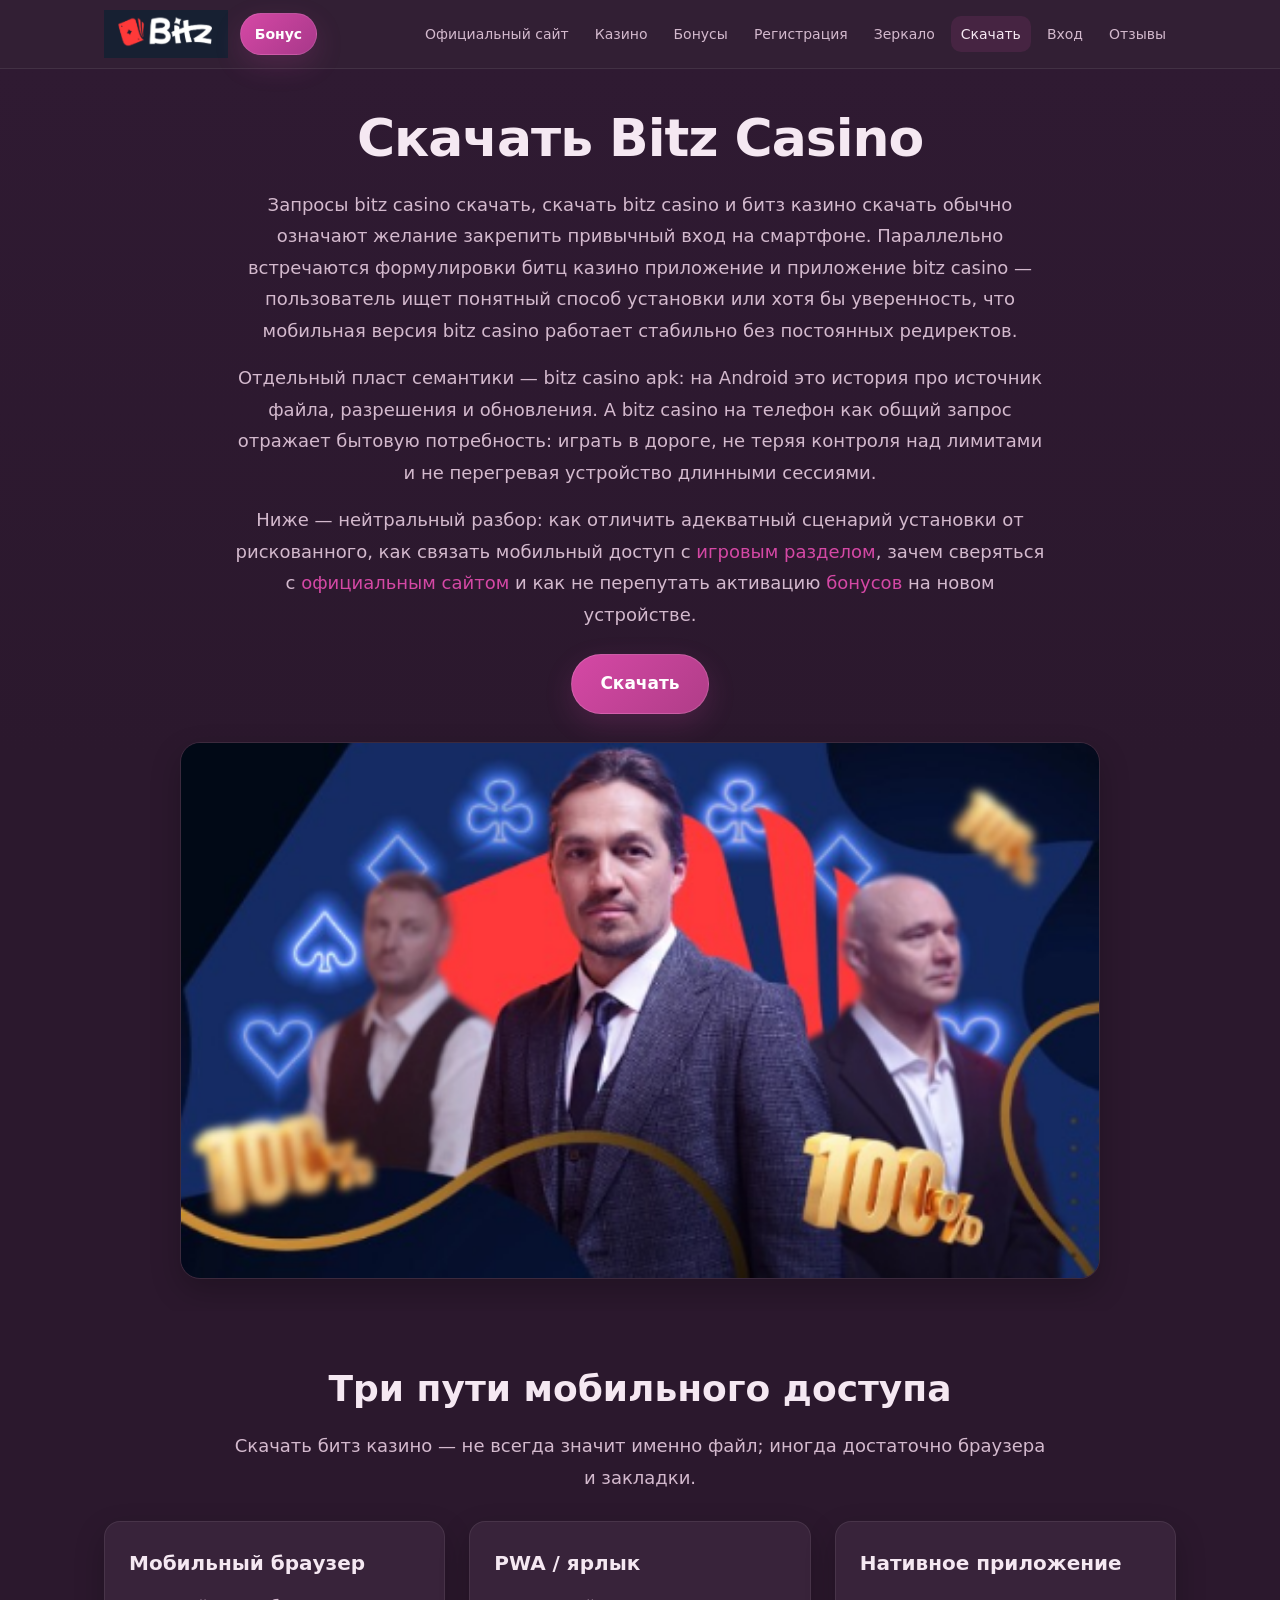
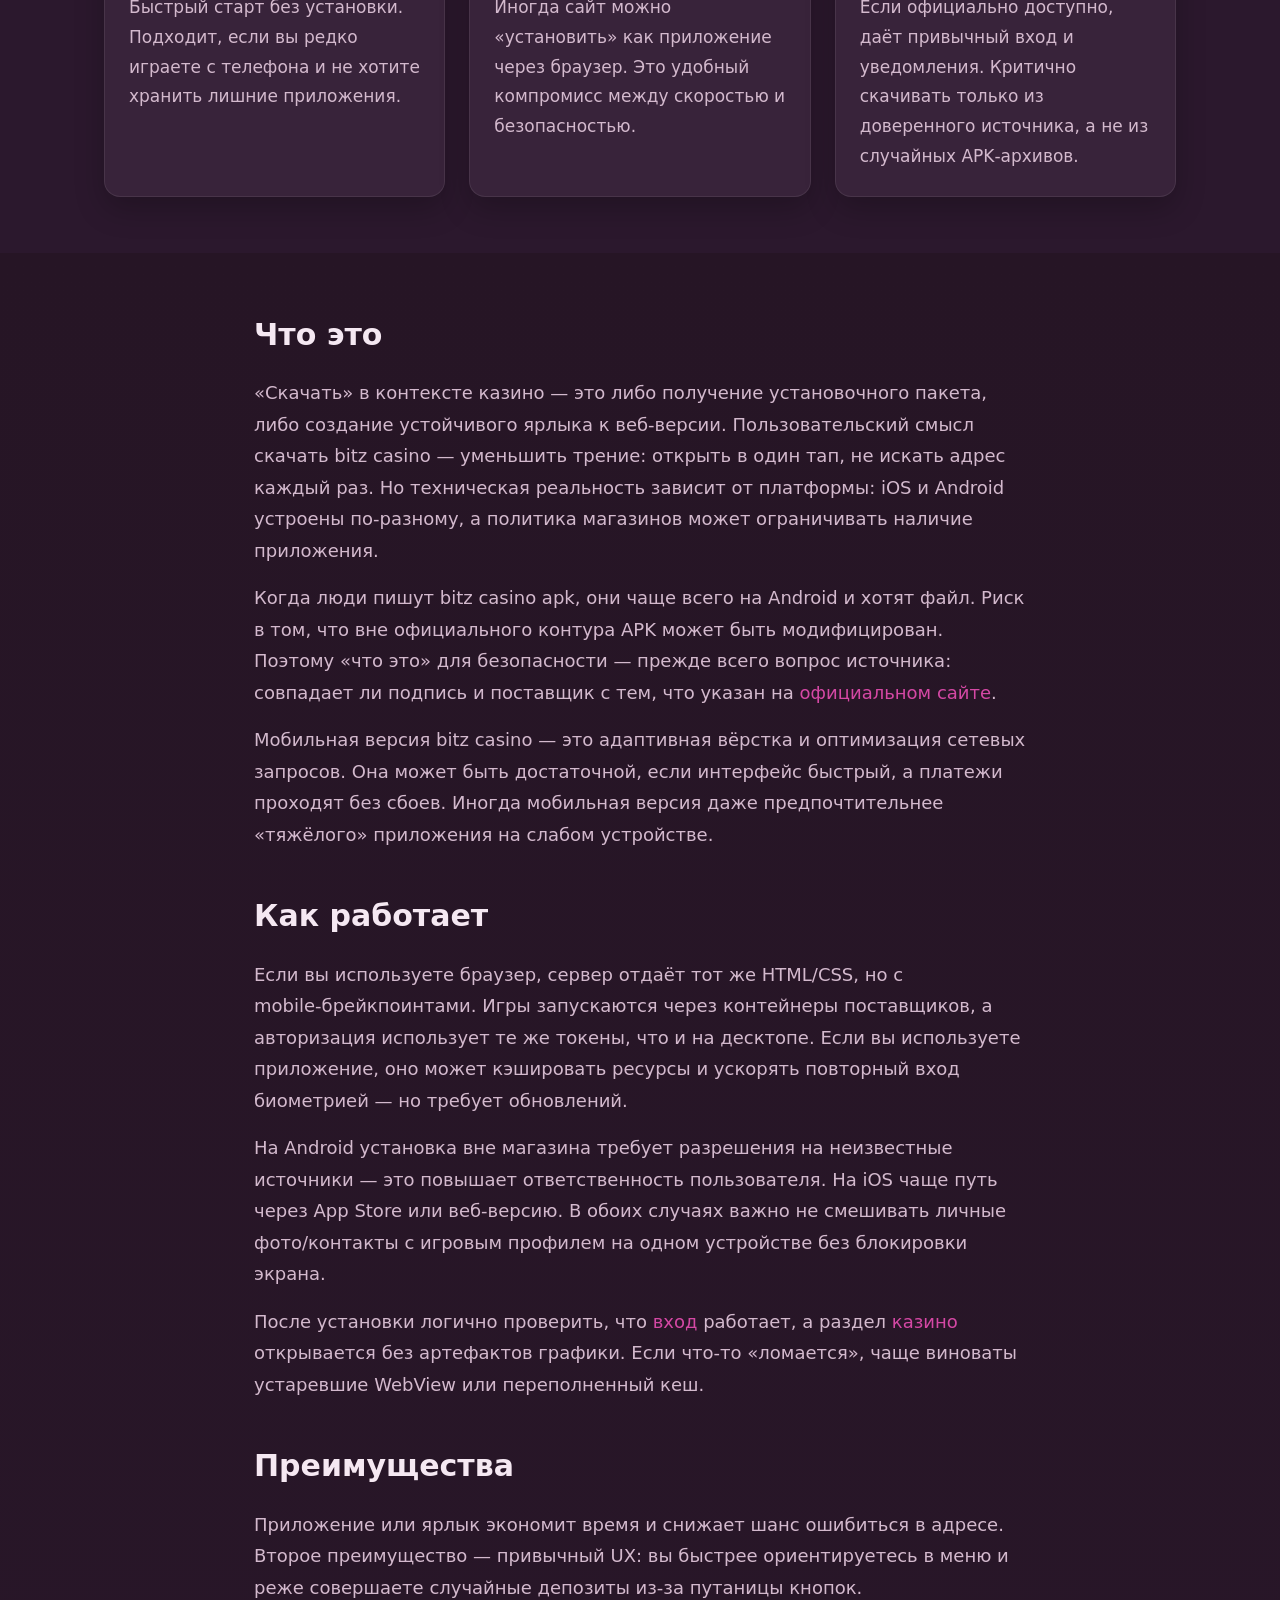
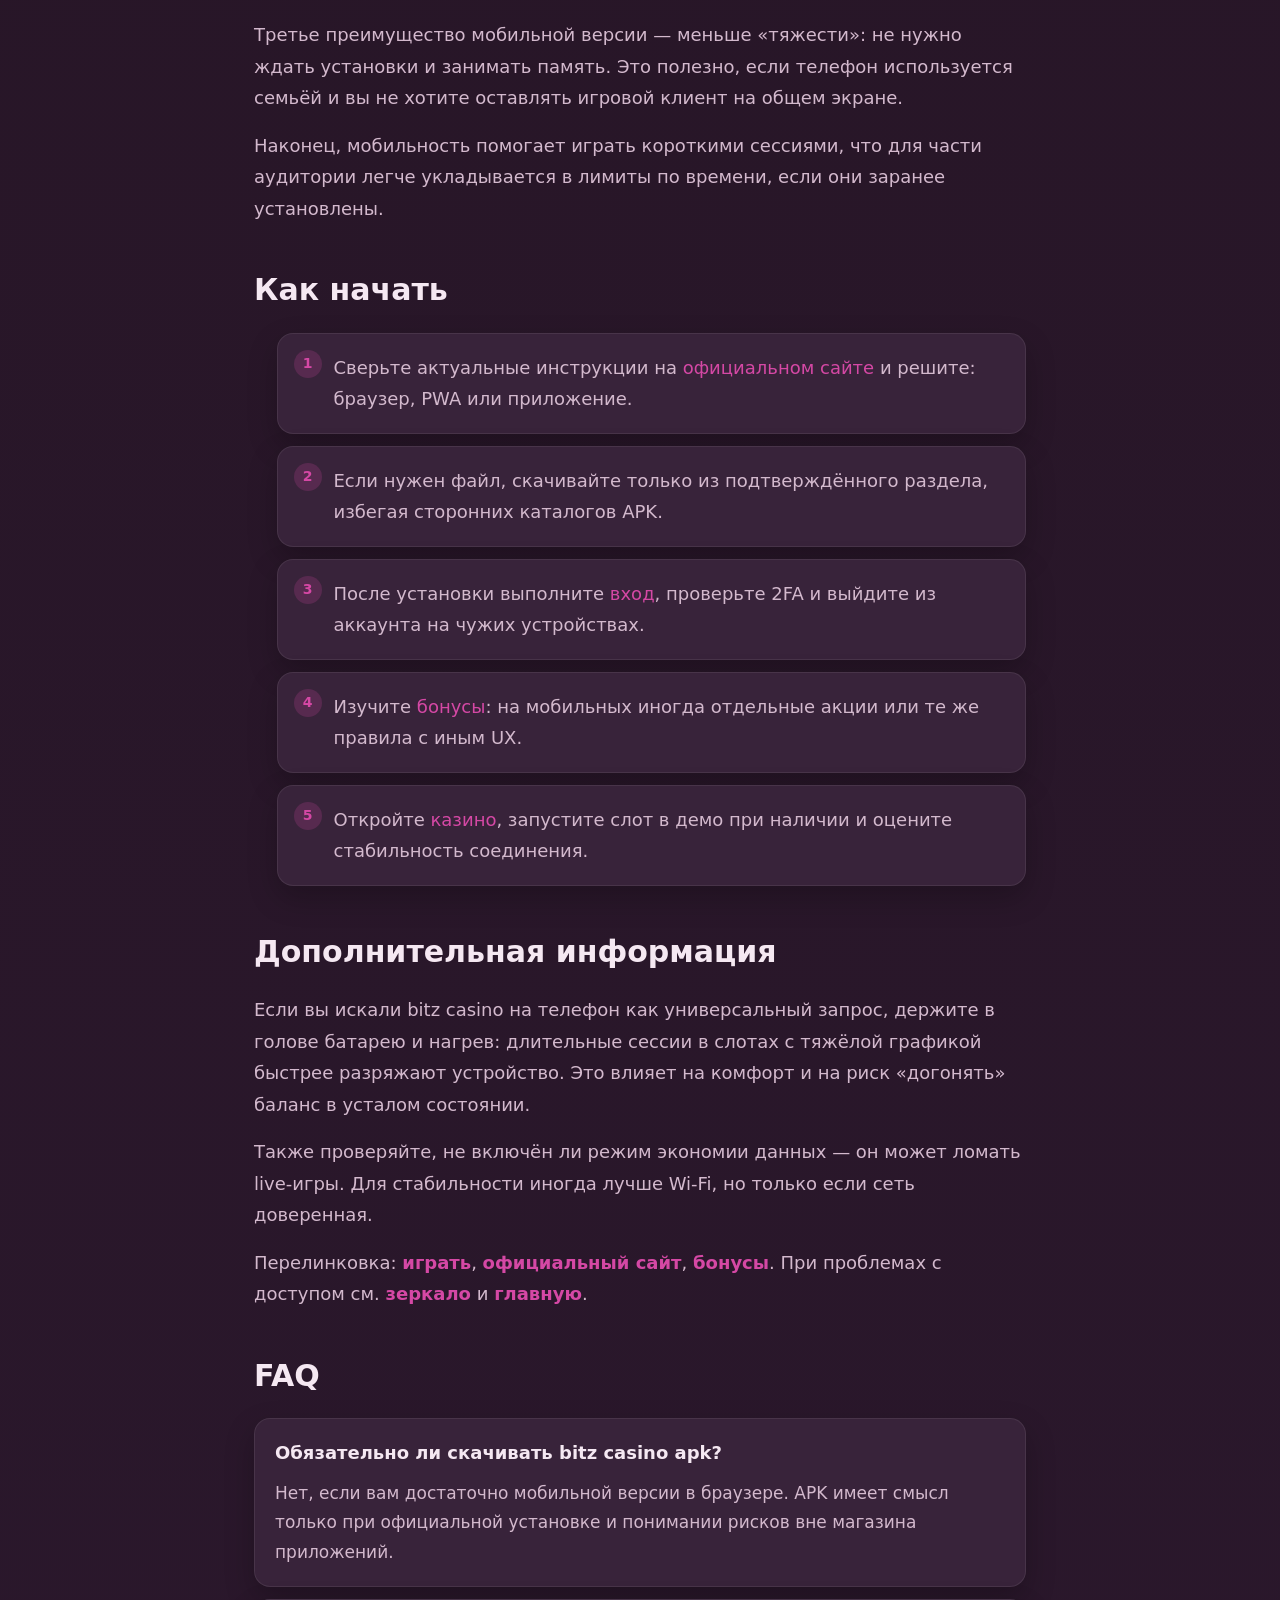
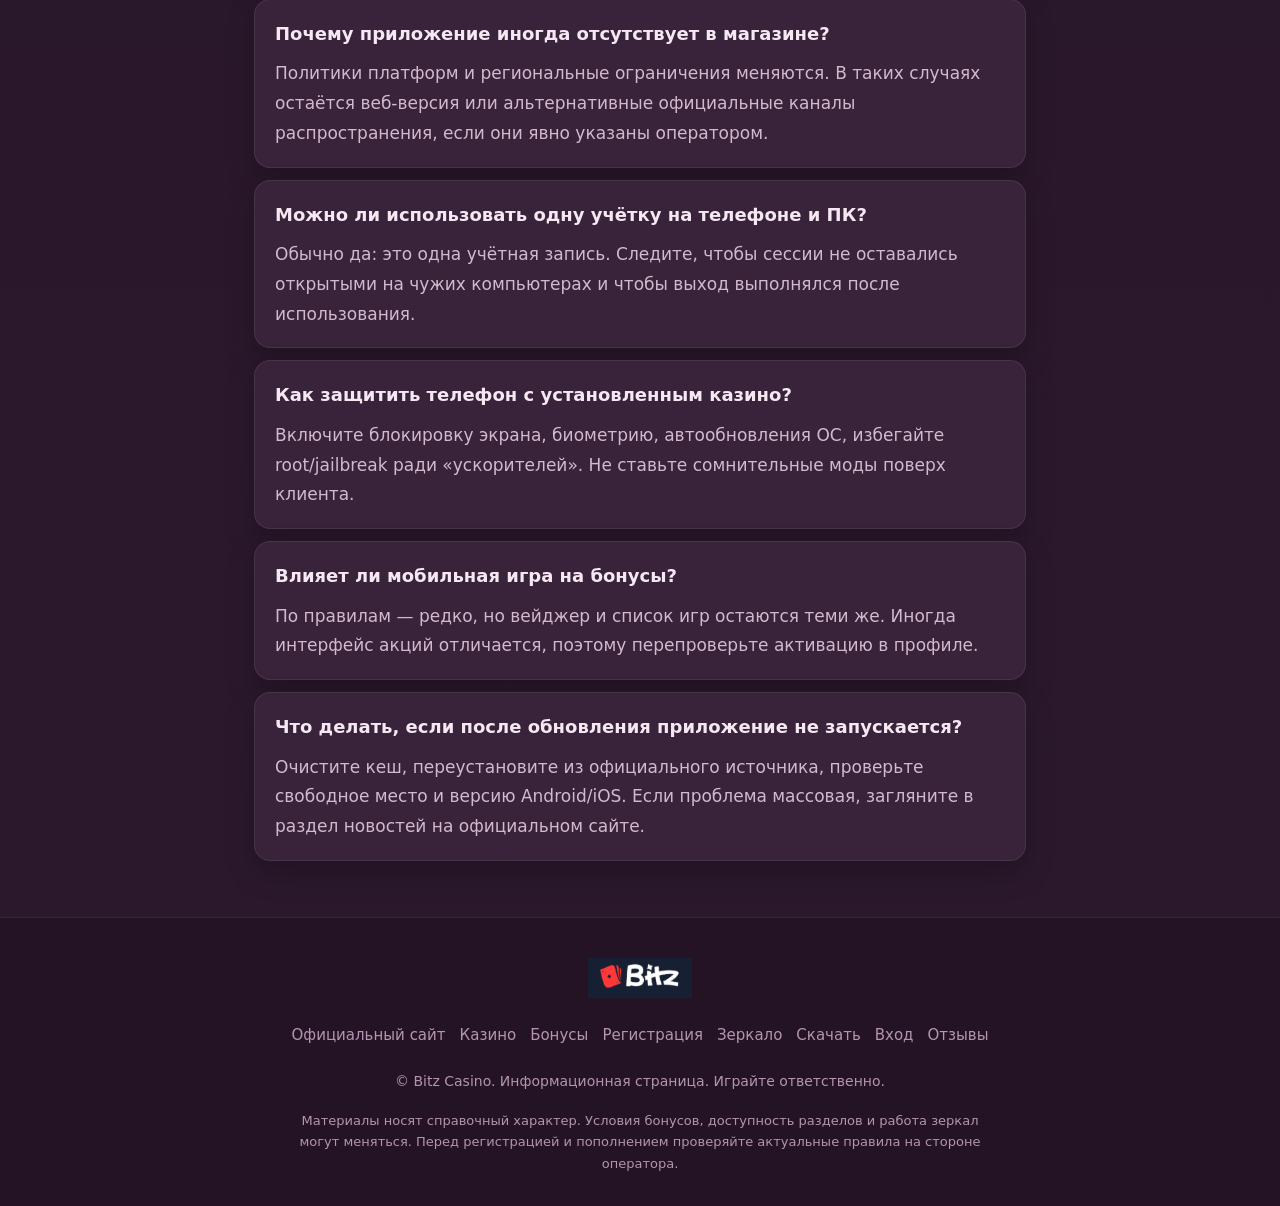
<file: download.html>
﻿<!DOCTYPE html>
<html lang="ru">
<head>
  <meta charset="UTF-8">
  <meta name="viewport" content="width=device-width, initial-scale=1.0">
  <title>Скачать Bitz Casino — приложение и мобильная версия</title>
  <meta name="description" content="Скачать bitz casino и битз казино скачать: мобильная версия bitz casino, приложение bitz casino, bitz casino apk и игра с телефона. Установка и безопасный доступ.">
  <link rel="canonical" href="https://bitz-casino.vercel.app/download.html">
  <meta property="og:url" content="https://bitz-casino.vercel.app/download.html">
  <meta property="og:type" content="website">
  <meta property="og:title" content="Скачать Bitz Casino — приложение и мобильная версия">
  <meta property="og:description" content="Bitz casino на телефон: мобильная версия, приложение и практические советы по установке.">
  <meta property="og:image" content="https://bitz-casino.vercel.app/banner.png">
  <link rel="stylesheet" href="./style.css">
</head>
<body>
  <header class="site-header">
    <div class="container">
      <div class="header-inner">
        <div class="header-left">
          <a class="logo" href="./index.html">
            <img src="./logo.png" alt="Bitz Casino — логотип бренда" width="147" height="57" decoding="async">
          </a>
          <a class="btn-bonus-header" href="https://lkhq.cc/5042c716" target="_blank" rel="nofollow sponsored noopener">Бонус</a>
        </div>
        <nav class="nav-desktop" aria-label="Основное меню">
          <a href="./official-site.html">Официальный сайт</a>
          <a href="./casino.html">Казино</a>
          <a href="./bonus.html">Бонусы</a>
          <a href="./registration.html">Регистрация</a>
          <a href="./zerkalo.html">Зеркало</a>
          <a class="is-active" href="./download.html">Скачать</a>
          <a href="./login.html">Вход</a>
          <a href="./reviews.html">Отзывы</a>
        </nav>
        <button type="button" class="nav-toggle" aria-expanded="false" aria-controls="nav-mobile" aria-label="Открыть меню">
          <span></span>
        </button>
      </div>
      <div class="nav-mobile-panel" id="nav-mobile" aria-hidden="true">
        <div class="container">
          <ul class="nav-mobile-links">
            <li><a href="./official-site.html">Официальный сайт</a></li>
            <li><a href="./casino.html">Казино</a></li>
            <li><a href="./bonus.html">Бонусы</a></li>
            <li><a href="./registration.html">Регистрация</a></li>
            <li><a href="./zerkalo.html">Зеркало</a></li>
            <li><a class="is-active" href="./download.html">Скачать</a></li>
            <li><a href="./login.html">Вход</a></li>
            <li><a href="./reviews.html">Отзывы</a></li>
          </ul>
        </div>
      </div>
    </div>
  </header>

  <main class="site-main">
    <section class="hero section--tight">
      <div class="container">
        <h1>Скачать Bitz Casino</h1>
        <div class="hero-intro">
          <p>Запросы bitz casino скачать, скачать bitz casino и битз казино скачать обычно означают желание закрепить привычный вход на смартфоне. Параллельно встречаются формулировки битц казино приложение и приложение bitz casino — пользователь ищет понятный способ установки или хотя бы уверенность, что мобильная версия bitz casino работает стабильно без постоянных редиректов.</p>
          <p>Отдельный пласт семантики — bitz casino apk: на Android это история про источник файла, разрешения и обновления. А bitz casino на телефон как общий запрос отражает бытовую потребность: играть в дороге, не теряя контроля над лимитами и не перегревая устройство длинными сессиями.</p>
          <p>Ниже — нейтральный разбор: как отличить адекватный сценарий установки от рискованного, как связать мобильный доступ с <a href="./casino.html">игровым разделом</a>, зачем сверяться с <a href="./official-site.html">официальным сайтом</a> и как не перепутать активацию <a href="./bonus.html">бонусов</a> на новом устройстве.</p>
        </div>
        <div class="hero-actions">
          <a class="btn btn--primary" href="https://lkhq.cc/5042c716" target="_blank" rel="nofollow sponsored noopener">Скачать</a>
        </div>
        <a class="hero-banner" href="https://lkhq.cc/5042c716" target="_blank" rel="nofollow sponsored noopener">
          <img src="./banner.png" alt="Bitz Casino — официальный сайт, бонусы, вход и доступ к основным разделам" width="920" height="400" loading="eager">
        </a>
      </div>
    </section>

    <section class="section">
      <div class="container">
        <h2 class="section-title">Три пути мобильного доступа</h2>
        <p class="section-lead">Скачать битз казино — не всегда значит именно файл; иногда достаточно браузера и закладки.</p>
        <div class="cards-grid">
          <article class="card">
            <h3>Мобильный браузер</h3>
            <p>Быстрый старт без установки. Подходит, если вы редко играете с телефона и не хотите хранить лишние приложения.</p>
          </article>
          <article class="card">
            <h3>PWA / ярлык</h3>
            <p>Иногда сайт можно «установить» как приложение через браузер. Это удобный компромисс между скоростью и безопасностью.</p>
          </article>
          <article class="card">
            <h3>Нативное приложение</h3>
            <p>Если официально доступно, даёт привычный вход и уведомления. Критично скачивать только из доверенного источника, а не из случайных APK‑архивов.</p>
          </article>
        </div>
      </div>
    </section>

    <section class="section section--alt">
      <div class="container text-wrap prose">
        <h2>Что это</h2>
        <p>«Скачать» в контексте казино — это либо получение установочного пакета, либо создание устойчивого ярлыка к веб‑версии. Пользовательский смысл скачать bitz casino — уменьшить трение: открыть в один тап, не искать адрес каждый раз. Но техническая реальность зависит от платформы: iOS и Android устроены по‑разному, а политика магазинов может ограничивать наличие приложения.</p>
        <p>Когда люди пишут bitz casino apk, они чаще всего на Android и хотят файл. Риск в том, что вне официального контура APK может быть модифицирован. Поэтому «что это» для безопасности — прежде всего вопрос источника: совпадает ли подпись и поставщик с тем, что указан на <a href="./official-site.html">официальном сайте</a>.</p>
        <p>Мобильная версия bitz casino — это адаптивная вёрстка и оптимизация сетевых запросов. Она может быть достаточной, если интерфейс быстрый, а платежи проходят без сбоев. Иногда мобильная версия даже предпочтительнее «тяжёлого» приложения на слабом устройстве.</p>

        <h2>Как работает</h2>
        <p>Если вы используете браузер, сервер отдаёт тот же HTML/CSS, но с mobile‑брейкпоинтами. Игры запускаются через контейнеры поставщиков, а авторизация использует те же токены, что и на десктопе. Если вы используете приложение, оно может кэшировать ресурсы и ускорять повторный вход биометрией — но требует обновлений.</p>
        <p>На Android установка вне магазина требует разрешения на неизвестные источники — это повышает ответственность пользователя. На iOS чаще путь через App Store или веб‑версию. В обоих случаях важно не смешивать личные фото/контакты с игровым профилем на одном устройстве без блокировки экрана.</p>
        <p>После установки логично проверить, что <a href="./login.html">вход</a> работает, а раздел <a href="./casino.html">казино</a> открывается без артефактов графики. Если что‑то «ломается», чаще виноваты устаревшие WebView или переполненный кеш.</p>

        <h2>Преимущества</h2>
        <p>Приложение или ярлык экономит время и снижает шанс ошибиться в адресе. Второе преимущество — привычный UX: вы быстрее ориентируетесь в меню и реже совершаете случайные депозиты из‑за путаницы кнопок.</p>
        <p>Третье преимущество мобильной версии — меньше «тяжести»: не нужно ждать установки и занимать память. Это полезно, если телефон используется семьёй и вы не хотите оставлять игровой клиент на общем экране.</p>
        <p>Наконец, мобильность помогает играть короткими сессиями, что для части аудитории легче укладывается в лимиты по времени, если они заранее установлены.</p>

        <h2>Как начать</h2>
        <ol class="steps">
          <li>Сверьте актуальные инструкции на <a href="./official-site.html">официальном сайте</a> и решите: браузер, PWA или приложение.</li>
          <li>Если нужен файл, скачивайте только из подтверждённого раздела, избегая сторонних каталогов APK.</li>
          <li>После установки выполните <a href="./login.html">вход</a>, проверьте 2FA и выйдите из аккаунта на чужих устройствах.</li>
          <li>Изучите <a href="./bonus.html">бонусы</a>: на мобильных иногда отдельные акции или те же правила с иным UX.</li>
          <li>Откройте <a href="./casino.html">казино</a>, запустите слот в демо при наличии и оцените стабильность соединения.</li>
        </ol>

        <h2>Дополнительная информация</h2>
        <p>Если вы искали bitz casino на телефон как универсальный запрос, держите в голове батарею и нагрев: длительные сессии в слотах с тяжёлой графикой быстрее разряжают устройство. Это влияет на комфорт и на риск «догонять» баланс в усталом состоянии.</p>
        <p>Также проверяйте, не включён ли режим экономии данных — он может ломать live‑игры. Для стабильности иногда лучше Wi‑Fi, но только если сеть доверенная.</p>
        <p class="inline-links">Перелинковка: <a href="./casino.html">играть</a>, <a href="./official-site.html">официальный сайт</a>, <a href="./bonus.html">бонусы</a>. При проблемах с доступом см. <a href="./zerkalo.html">зеркало</a> и <a href="./index.html">главную</a>.</p>

        <h2>FAQ</h2>
        <div class="faq-list">
          <div class="faq-item">
            <h3>Обязательно ли скачивать bitz casino apk?</h3>
            <p>Нет, если вам достаточно мобильной версии в браузере. APK имеет смысл только при официальной установке и понимании рисков вне магазина приложений.</p>
          </div>
          <div class="faq-item">
            <h3>Почему приложение иногда отсутствует в магазине?</h3>
            <p>Политики платформ и региональные ограничения меняются. В таких случаях остаётся веб‑версия или альтернативные официальные каналы распространения, если они явно указаны оператором.</p>
          </div>
          <div class="faq-item">
            <h3>Можно ли использовать одну учётку на телефоне и ПК?</h3>
            <p>Обычно да: это одна учётная запись. Следите, чтобы сессии не оставались открытыми на чужих компьютерах и чтобы выход выполнялся после использования.</p>
          </div>
          <div class="faq-item">
            <h3>Как защитить телефон с установленным казино?</h3>
            <p>Включите блокировку экрана, биометрию, автообновления ОС, избегайте root/jailbreak ради «ускорителей». Не ставьте сомнительные моды поверх клиента.</p>
          </div>
          <div class="faq-item">
            <h3>Влияет ли мобильная игра на бонусы?</h3>
            <p>По правилам — редко, но вейджер и список игр остаются теми же. Иногда интерфейс акций отличается, поэтому перепроверьте активацию в профиле.</p>
          </div>
          <div class="faq-item">
            <h3>Что делать, если после обновления приложение не запускается?</h3>
            <p>Очистите кеш, переустановите из официального источника, проверьте свободное место и версию Android/iOS. Если проблема массовая, загляните в раздел новостей на официальном сайте.</p>
          </div>
        </div>
      </div>
    </section>
  </main>

  <footer class="site-footer">
    <div class="container">
      <div class="footer-brand">
        <a class="logo" href="./index.html">
          <img src="./logo.png" alt="Bitz Casino — логотип бренда" width="147" height="57" decoding="async">
        </a>
      </div>
      <ul class="footer-nav">
        <li><a href="./official-site.html">Официальный сайт</a></li>
        <li><a href="./casino.html">Казино</a></li>
        <li><a href="./bonus.html">Бонусы</a></li>
        <li><a href="./registration.html">Регистрация</a></li>
        <li><a href="./zerkalo.html">Зеркало</a></li>
        <li><a href="./download.html">Скачать</a></li>
        <li><a href="./login.html">Вход</a></li>
        <li><a href="./reviews.html">Отзывы</a></li>
      </ul>
      <p class="footer-copy">© Bitz Casino. Информационная страница. Играйте ответственно.</p>
      <p class="footer-disclaimer">Материалы носят справочный характер. Условия бонусов, доступность разделов и работа зеркал могут меняться. Перед регистрацией и пополнением проверяйте актуальные правила на стороне оператора.</p>
    </div>
  </footer>

  <script src="./script.js"></script>
</body>
</html>
</file>
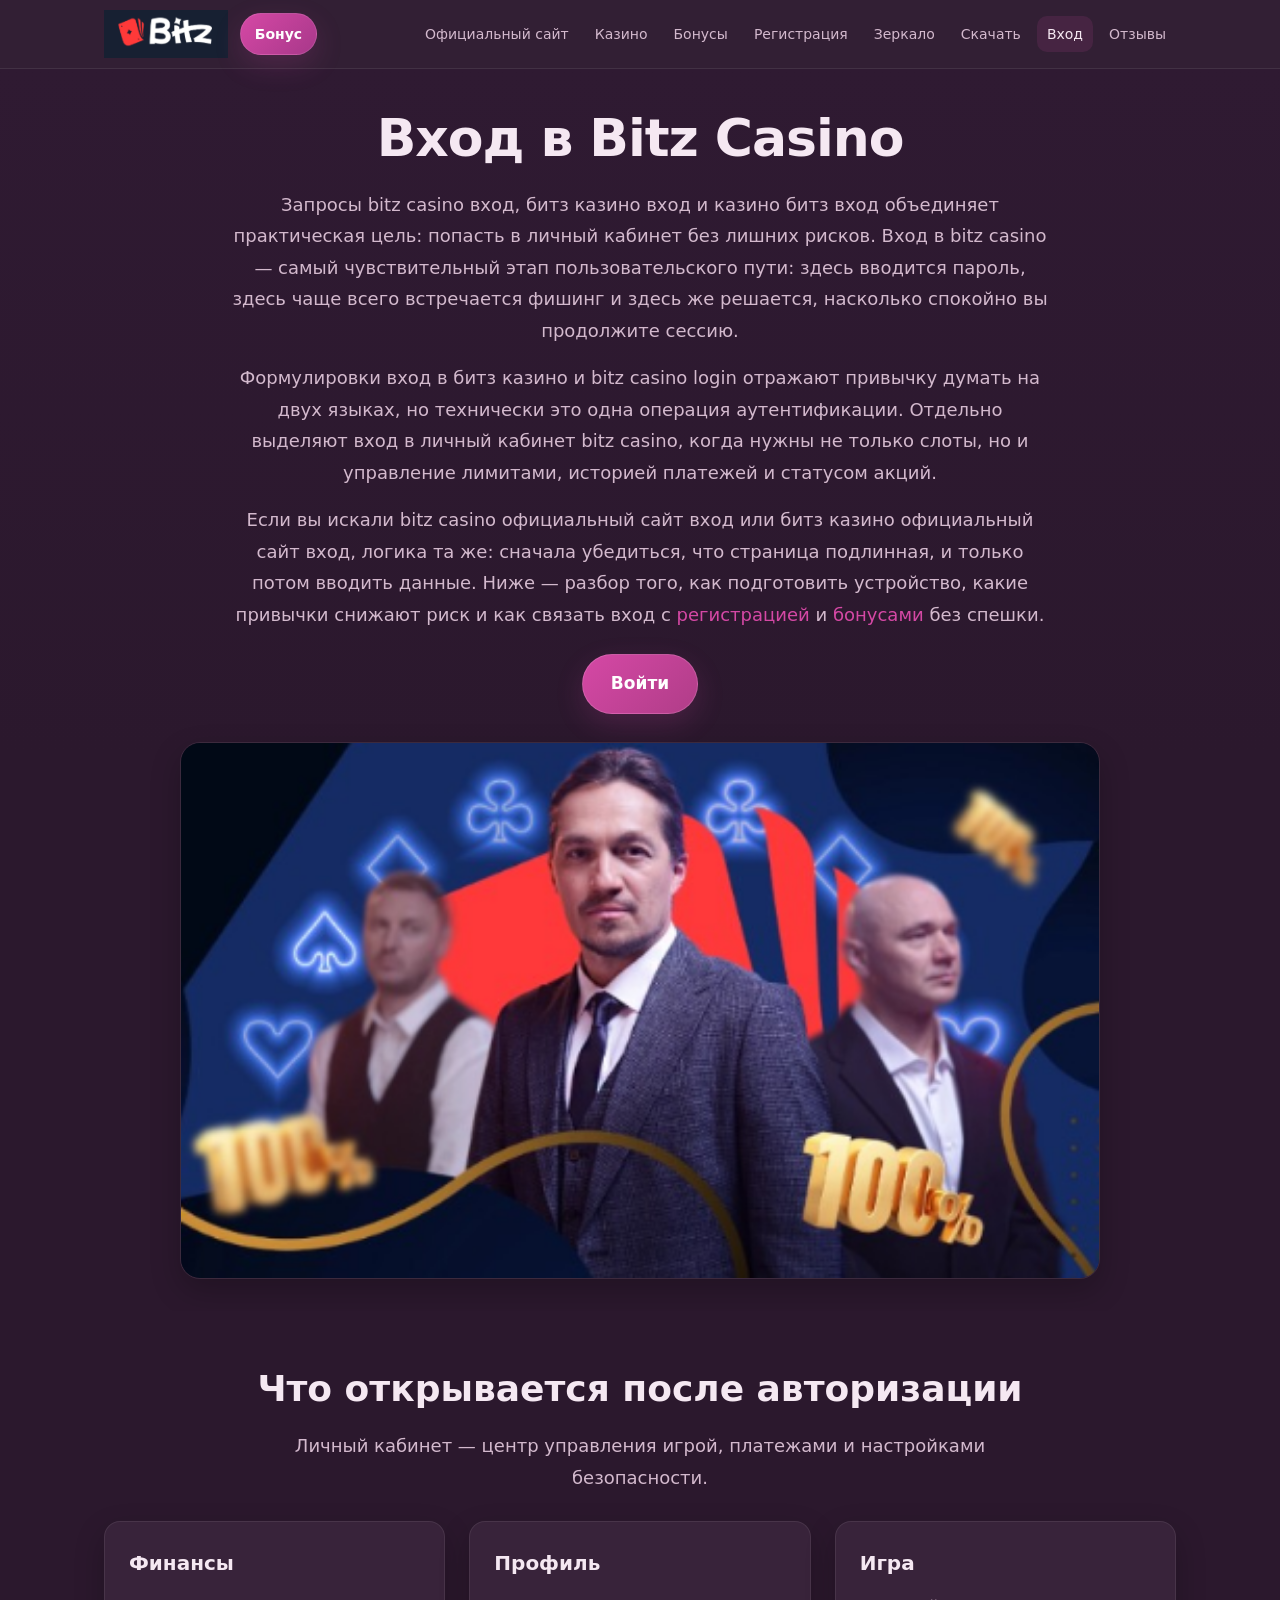
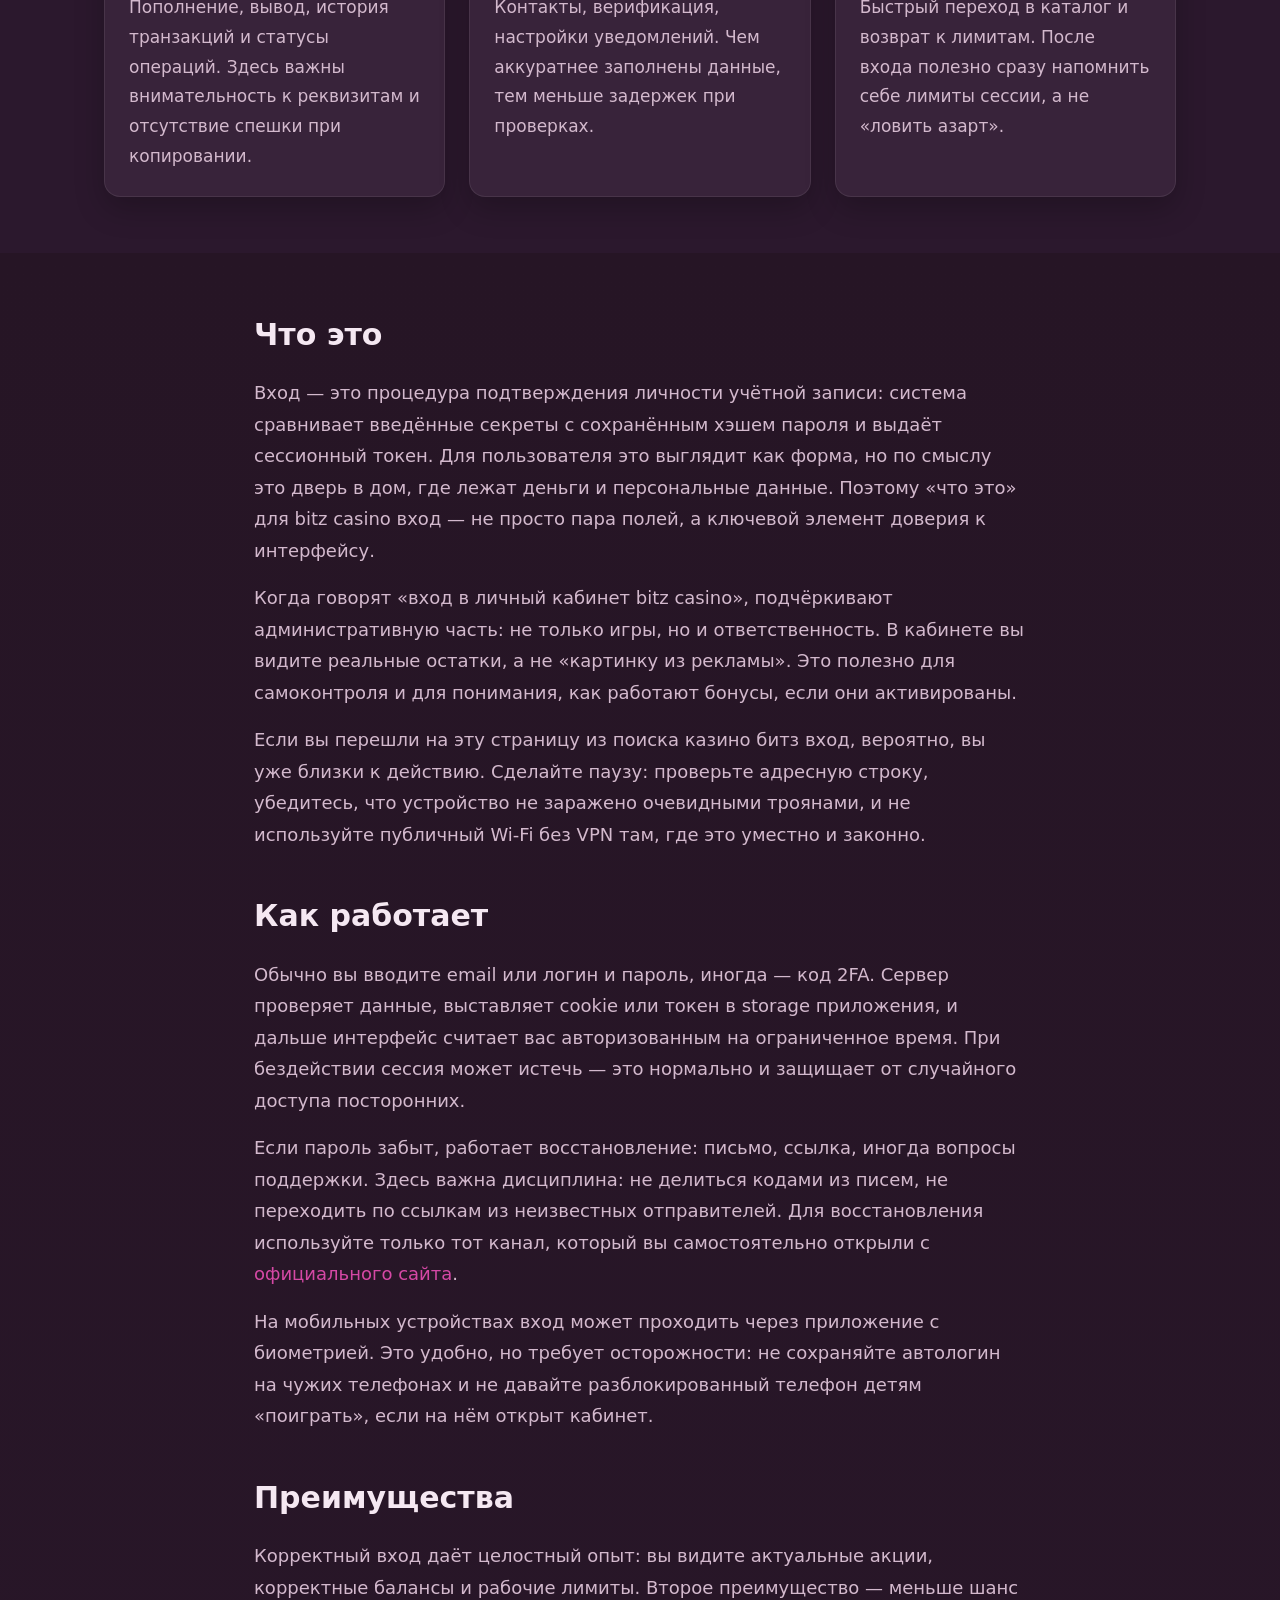
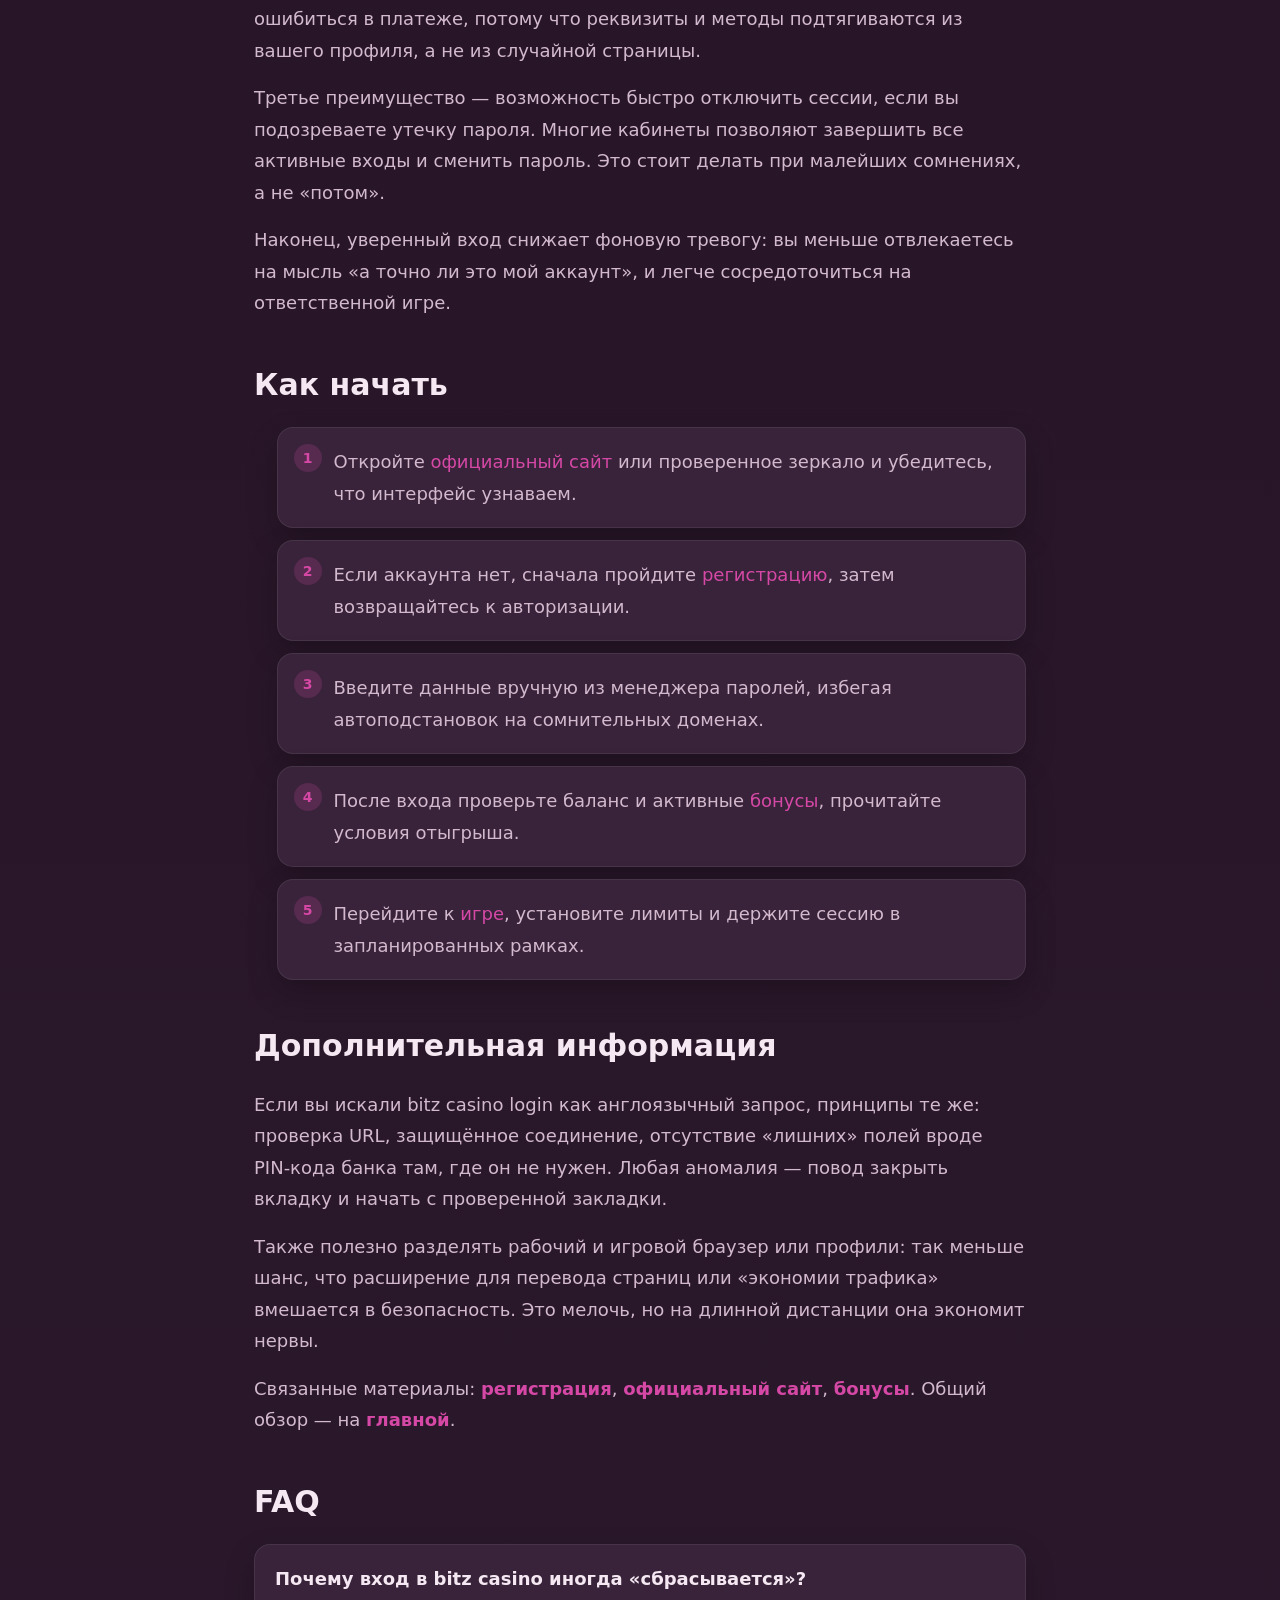
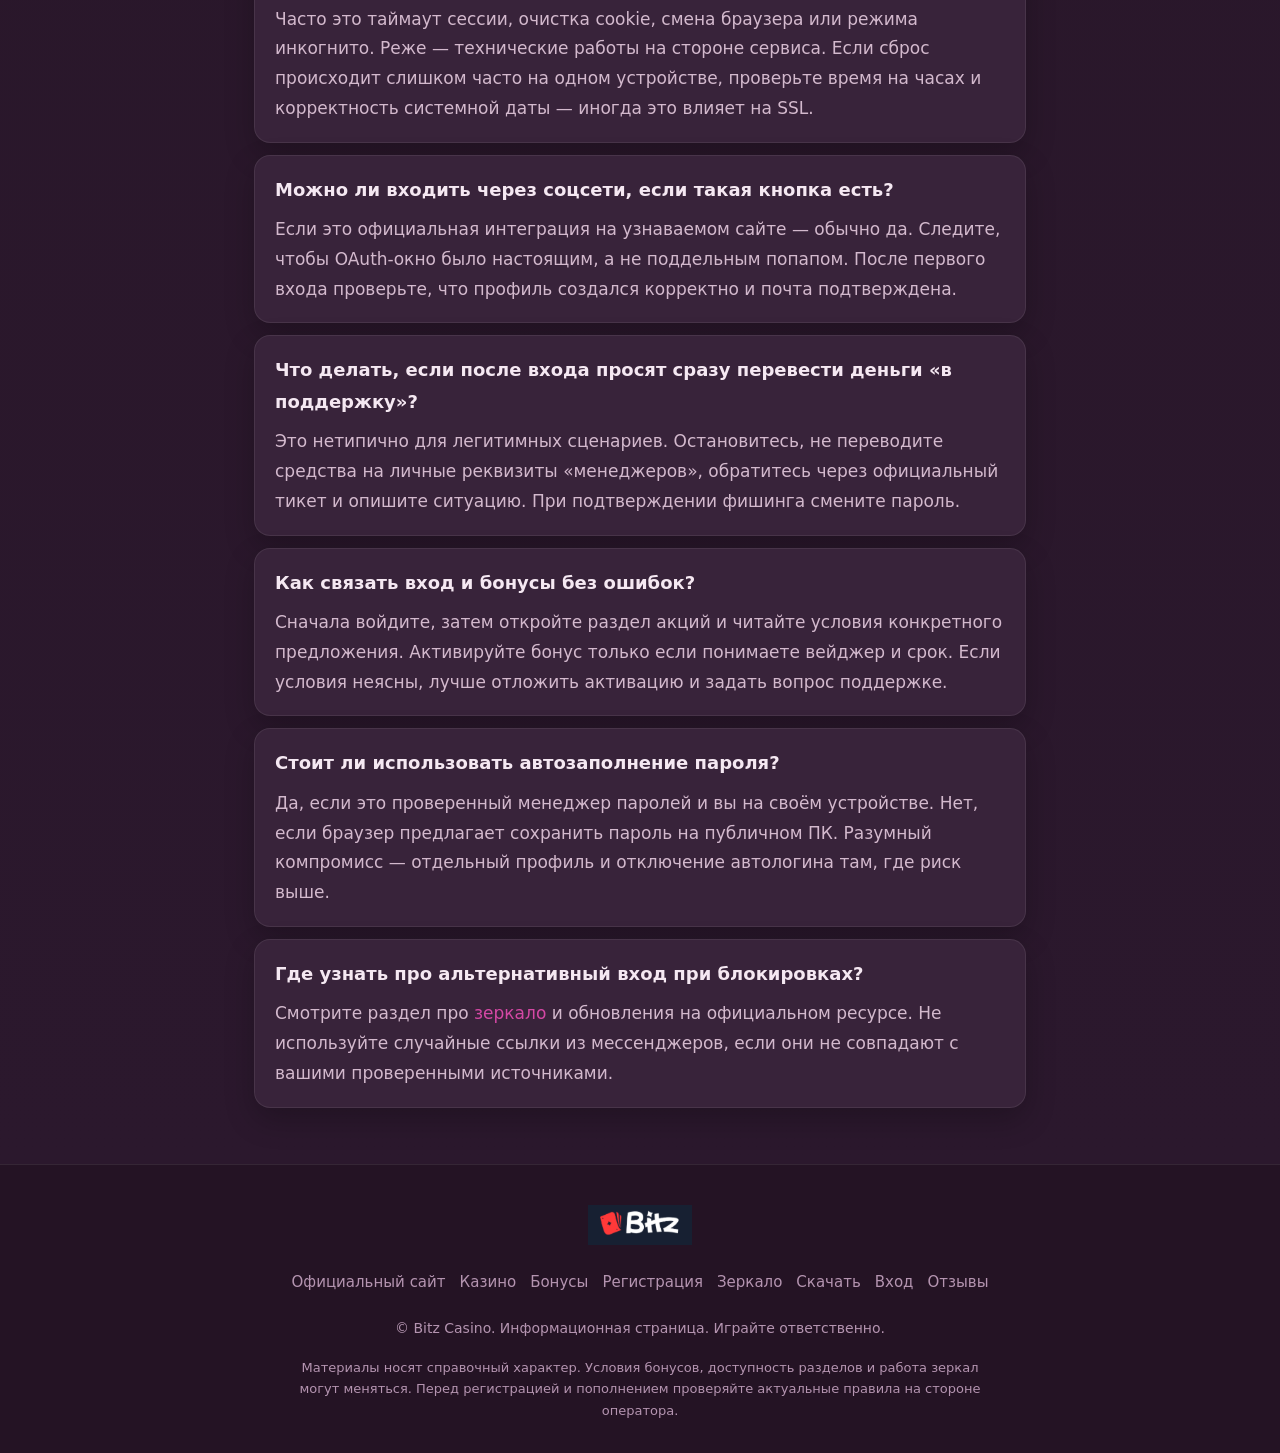
<file: login.html>
﻿<!DOCTYPE html>
<html lang="ru">
<head>
  <meta charset="UTF-8">
  <meta name="viewport" content="width=device-width, initial-scale=1.0">
  <title>Вход в Bitz Casino — личный кабинет и быстрый доступ</title>
  <meta name="description" content="Bitz casino вход и вход в битз казино: авторизация, личный кабинет, восстановление доступа. Безопасный вход в bitz casino через официальный контур.">
  <link rel="canonical" href="https://bitz-casino.vercel.app/login.html">
  <meta property="og:url" content="https://bitz-casino.vercel.app/login.html">
  <meta property="og:type" content="website">
  <meta property="og:title" content="Вход в Bitz Casino — личный кабинет и быстрый доступ">
  <meta property="og:description" content="Вход в bitz casino: как подготовить устройство, защитить пароль и быстро попасть в профиль.">
  <meta property="og:image" content="https://bitz-casino.vercel.app/banner.png">
  <link rel="stylesheet" href="./style.css">
</head>
<body>
  <header class="site-header">
    <div class="container">
      <div class="header-inner">
        <div class="header-left">
          <a class="logo" href="./index.html">
            <img src="./logo.png" alt="Bitz Casino — логотип бренда" width="147" height="57" decoding="async">
          </a>
          <a class="btn-bonus-header" href="https://lkhq.cc/5042c716" target="_blank" rel="nofollow sponsored noopener">Бонус</a>
        </div>
        <nav class="nav-desktop" aria-label="Основное меню">
          <a href="./official-site.html">Официальный сайт</a>
          <a href="./casino.html">Казино</a>
          <a href="./bonus.html">Бонусы</a>
          <a href="./registration.html">Регистрация</a>
          <a href="./zerkalo.html">Зеркало</a>
          <a href="./download.html">Скачать</a>
          <a class="is-active" href="./login.html">Вход</a>
          <a href="./reviews.html">Отзывы</a>
        </nav>
        <button type="button" class="nav-toggle" aria-expanded="false" aria-controls="nav-mobile" aria-label="Открыть меню">
          <span></span>
        </button>
      </div>
      <div class="nav-mobile-panel" id="nav-mobile" aria-hidden="true">
        <div class="container">
          <ul class="nav-mobile-links">
            <li><a href="./official-site.html">Официальный сайт</a></li>
            <li><a href="./casino.html">Казино</a></li>
            <li><a href="./bonus.html">Бонусы</a></li>
            <li><a href="./registration.html">Регистрация</a></li>
            <li><a href="./zerkalo.html">Зеркало</a></li>
            <li><a href="./download.html">Скачать</a></li>
            <li><a class="is-active" href="./login.html">Вход</a></li>
            <li><a href="./reviews.html">Отзывы</a></li>
          </ul>
        </div>
      </div>
    </div>
  </header>

  <main class="site-main">
    <section class="hero section--tight">
      <div class="container">
        <h1>Вход в Bitz Casino</h1>
        <div class="hero-intro">
          <p>Запросы bitz casino вход, битз казино вход и казино битз вход объединяет практическая цель: попасть в личный кабинет без лишних рисков. Вход в bitz casino — самый чувствительный этап пользовательского пути: здесь вводится пароль, здесь чаще всего встречается фишинг и здесь же решается, насколько спокойно вы продолжите сессию.</p>
          <p>Формулировки вход в битз казино и bitz casino login отражают привычку думать на двух языках, но технически это одна операция аутентификации. Отдельно выделяют вход в личный кабинет bitz casino, когда нужны не только слоты, но и управление лимитами, историей платежей и статусом акций.</p>
          <p>Если вы искали bitz casino официальный сайт вход или битз казино официальный сайт вход, логика та же: сначала убедиться, что страница подлинная, и только потом вводить данные. Ниже — разбор того, как подготовить устройство, какие привычки снижают риск и как связать вход с <a href="./registration.html">регистрацией</a> и <a href="./bonus.html">бонусами</a> без спешки.</p>
        </div>
        <div class="hero-actions">
          <a class="btn btn--primary" href="https://lkhq.cc/5042c716" target="_blank" rel="nofollow sponsored noopener">Войти</a>
        </div>
        <a class="hero-banner" href="https://lkhq.cc/5042c716" target="_blank" rel="nofollow sponsored noopener">
          <img src="./banner.png" alt="Bitz Casino — официальный сайт, бонусы, вход и доступ к основным разделам" width="920" height="400" loading="eager">
        </a>
      </div>
    </section>

    <section class="section">
      <div class="container">
        <h2 class="section-title">Что открывается после авторизации</h2>
        <p class="section-lead">Личный кабинет — центр управления игрой, платежами и настройками безопасности.</p>
        <div class="cards-grid">
          <article class="card">
            <h3>Финансы</h3>
            <p>Пополнение, вывод, история транзакций и статусы операций. Здесь важны внимательность к реквизитам и отсутствие спешки при копировании.</p>
          </article>
          <article class="card">
            <h3>Профиль</h3>
            <p>Контакты, верификация, настройки уведомлений. Чем аккуратнее заполнены данные, тем меньше задержек при проверках.</p>
          </article>
          <article class="card">
            <h3>Игра</h3>
            <p>Быстрый переход в каталог и возврат к лимитам. После входа полезно сразу напомнить себе лимиты сессии, а не «ловить азарт».</p>
          </article>
        </div>
      </div>
    </section>

    <section class="section section--alt">
      <div class="container text-wrap prose">
        <h2>Что это</h2>
        <p>Вход — это процедура подтверждения личности учётной записи: система сравнивает введённые секреты с сохранённым хэшем пароля и выдаёт сессионный токен. Для пользователя это выглядит как форма, но по смыслу это дверь в дом, где лежат деньги и персональные данные. Поэтому «что это» для bitz casino вход — не просто пара полей, а ключевой элемент доверия к интерфейсу.</p>
        <p>Когда говорят «вход в личный кабинет bitz casino», подчёркивают административную часть: не только игры, но и ответственность. В кабинете вы видите реальные остатки, а не «картинку из рекламы». Это полезно для самоконтроля и для понимания, как работают бонусы, если они активированы.</p>
        <p>Если вы перешли на эту страницу из поиска казино битз вход, вероятно, вы уже близки к действию. Сделайте паузу: проверьте адресную строку, убедитесь, что устройство не заражено очевидными троянами, и не используйте публичный Wi‑Fi без VPN там, где это уместно и законно.</p>

        <h2>Как работает</h2>
        <p>Обычно вы вводите email или логин и пароль, иногда — код 2FA. Сервер проверяет данные, выставляет cookie или токен в storage приложения, и дальше интерфейс считает вас авторизованным на ограниченное время. При бездействии сессия может истечь — это нормально и защищает от случайного доступа посторонних.</p>
        <p>Если пароль забыт, работает восстановление: письмо, ссылка, иногда вопросы поддержки. Здесь важна дисциплина: не делиться кодами из писем, не переходить по ссылкам из неизвестных отправителей. Для восстановления используйте только тот канал, который вы самостоятельно открыли с <a href="./official-site.html">официального сайта</a>.</p>
        <p>На мобильных устройствах вход может проходить через приложение с биометрией. Это удобно, но требует осторожности: не сохраняйте автологин на чужих телефонах и не давайте разблокированный телефон детям «поиграть», если на нём открыт кабинет.</p>

        <h2>Преимущества</h2>
        <p>Корректный вход даёт целостный опыт: вы видите актуальные акции, корректные балансы и рабочие лимиты. Второе преимущество — меньше шанс ошибиться в платеже, потому что реквизиты и методы подтягиваются из вашего профиля, а не из случайной страницы.</p>
        <p>Третье преимущество — возможность быстро отключить сессии, если вы подозреваете утечку пароля. Многие кабинеты позволяют завершить все активные входы и сменить пароль. Это стоит делать при малейших сомнениях, а не «потом».</p>
        <p>Наконец, уверенный вход снижает фоновую тревогу: вы меньше отвлекаетесь на мысль «а точно ли это мой аккаунт», и легче сосредоточиться на ответственной игре.</p>

        <h2>Как начать</h2>
        <ol class="steps">
          <li>Откройте <a href="./official-site.html">официальный сайт</a> или проверенное зеркало и убедитесь, что интерфейс узнаваем.</li>
          <li>Если аккаунта нет, сначала пройдите <a href="./registration.html">регистрацию</a>, затем возвращайтесь к авторизации.</li>
          <li>Введите данные вручную из менеджера паролей, избегая автоподстановок на сомнительных доменах.</li>
          <li>После входа проверьте баланс и активные <a href="./bonus.html">бонусы</a>, прочитайте условия отыгрыша.</li>
          <li>Перейдите к <a href="./casino.html">игре</a>, установите лимиты и держите сессию в запланированных рамках.</li>
        </ol>

        <h2>Дополнительная информация</h2>
        <p>Если вы искали bitz casino login как англоязычный запрос, принципы те же: проверка URL, защищённое соединение, отсутствие «лишних» полей вроде PIN‑кода банка там, где он не нужен. Любая аномалия — повод закрыть вкладку и начать с проверенной закладки.</p>
        <p>Также полезно разделять рабочий и игровой браузер или профили: так меньше шанс, что расширение для перевода страниц или «экономии трафика» вмешается в безопасность. Это мелочь, но на длинной дистанции она экономит нервы.</p>
        <p class="inline-links">Связанные материалы: <a href="./registration.html">регистрация</a>, <a href="./official-site.html">официальный сайт</a>, <a href="./bonus.html">бонусы</a>. Общий обзор — на <a href="./index.html">главной</a>.</p>

        <h2>FAQ</h2>
        <div class="faq-list">
          <div class="faq-item">
            <h3>Почему вход в bitz casino иногда «сбрасывается»?</h3>
            <p>Часто это таймаут сессии, очистка cookie, смена браузера или режима инкогнито. Реже — технические работы на стороне сервиса. Если сброс происходит слишком часто на одном устройстве, проверьте время на часах и корректность системной даты — иногда это влияет на SSL.</p>
          </div>
          <div class="faq-item">
            <h3>Можно ли входить через соцсети, если такая кнопка есть?</h3>
            <p>Если это официальная интеграция на узнаваемом сайте — обычно да. Следите, чтобы OAuth‑окно было настоящим, а не поддельным попапом. После первого входа проверьте, что профиль создался корректно и почта подтверждена.</p>
          </div>
          <div class="faq-item">
            <h3>Что делать, если после входа просят сразу перевести деньги «в поддержку»?</h3>
            <p>Это нетипично для легитимных сценариев. Остановитесь, не переводите средства на личные реквизиты «менеджеров», обратитесь через официальный тикет и опишите ситуацию. При подтверждении фишинга смените пароль.</p>
          </div>
          <div class="faq-item">
            <h3>Как связать вход и бонусы без ошибок?</h3>
            <p>Сначала войдите, затем откройте раздел акций и читайте условия конкретного предложения. Активируйте бонус только если понимаете вейджер и срок. Если условия неясны, лучше отложить активацию и задать вопрос поддержке.</p>
          </div>
          <div class="faq-item">
            <h3>Стоит ли использовать автозаполнение пароля?</h3>
            <p>Да, если это проверенный менеджер паролей и вы на своём устройстве. Нет, если браузер предлагает сохранить пароль на публичном ПК. Разумный компромисс — отдельный профиль и отключение автологина там, где риск выше.</p>
          </div>
          <div class="faq-item">
            <h3>Где узнать про альтернативный вход при блокировках?</h3>
            <p>Смотрите раздел про <a href="./zerkalo.html">зеркало</a> и обновления на официальном ресурсе. Не используйте случайные ссылки из мессенджеров, если они не совпадают с вашими проверенными источниками.</p>
          </div>
        </div>
      </div>
    </section>
  </main>

  <footer class="site-footer">
    <div class="container">
      <div class="footer-brand">
        <a class="logo" href="./index.html">
          <img src="./logo.png" alt="Bitz Casino — логотип бренда" width="147" height="57" decoding="async">
        </a>
      </div>
      <ul class="footer-nav">
        <li><a href="./official-site.html">Официальный сайт</a></li>
        <li><a href="./casino.html">Казино</a></li>
        <li><a href="./bonus.html">Бонусы</a></li>
        <li><a href="./registration.html">Регистрация</a></li>
        <li><a href="./zerkalo.html">Зеркало</a></li>
        <li><a href="./download.html">Скачать</a></li>
        <li><a href="./login.html">Вход</a></li>
        <li><a href="./reviews.html">Отзывы</a></li>
      </ul>
      <p class="footer-copy">© Bitz Casino. Информационная страница. Играйте ответственно.</p>
      <p class="footer-disclaimer">Материалы носят справочный характер. Условия бонусов, доступность разделов и работа зеркал могут меняться. Перед регистрацией и пополнением проверяйте актуальные правила на стороне оператора.</p>
    </div>
  </footer>

  <script src="./script.js"></script>
</body>
</html>
</file>
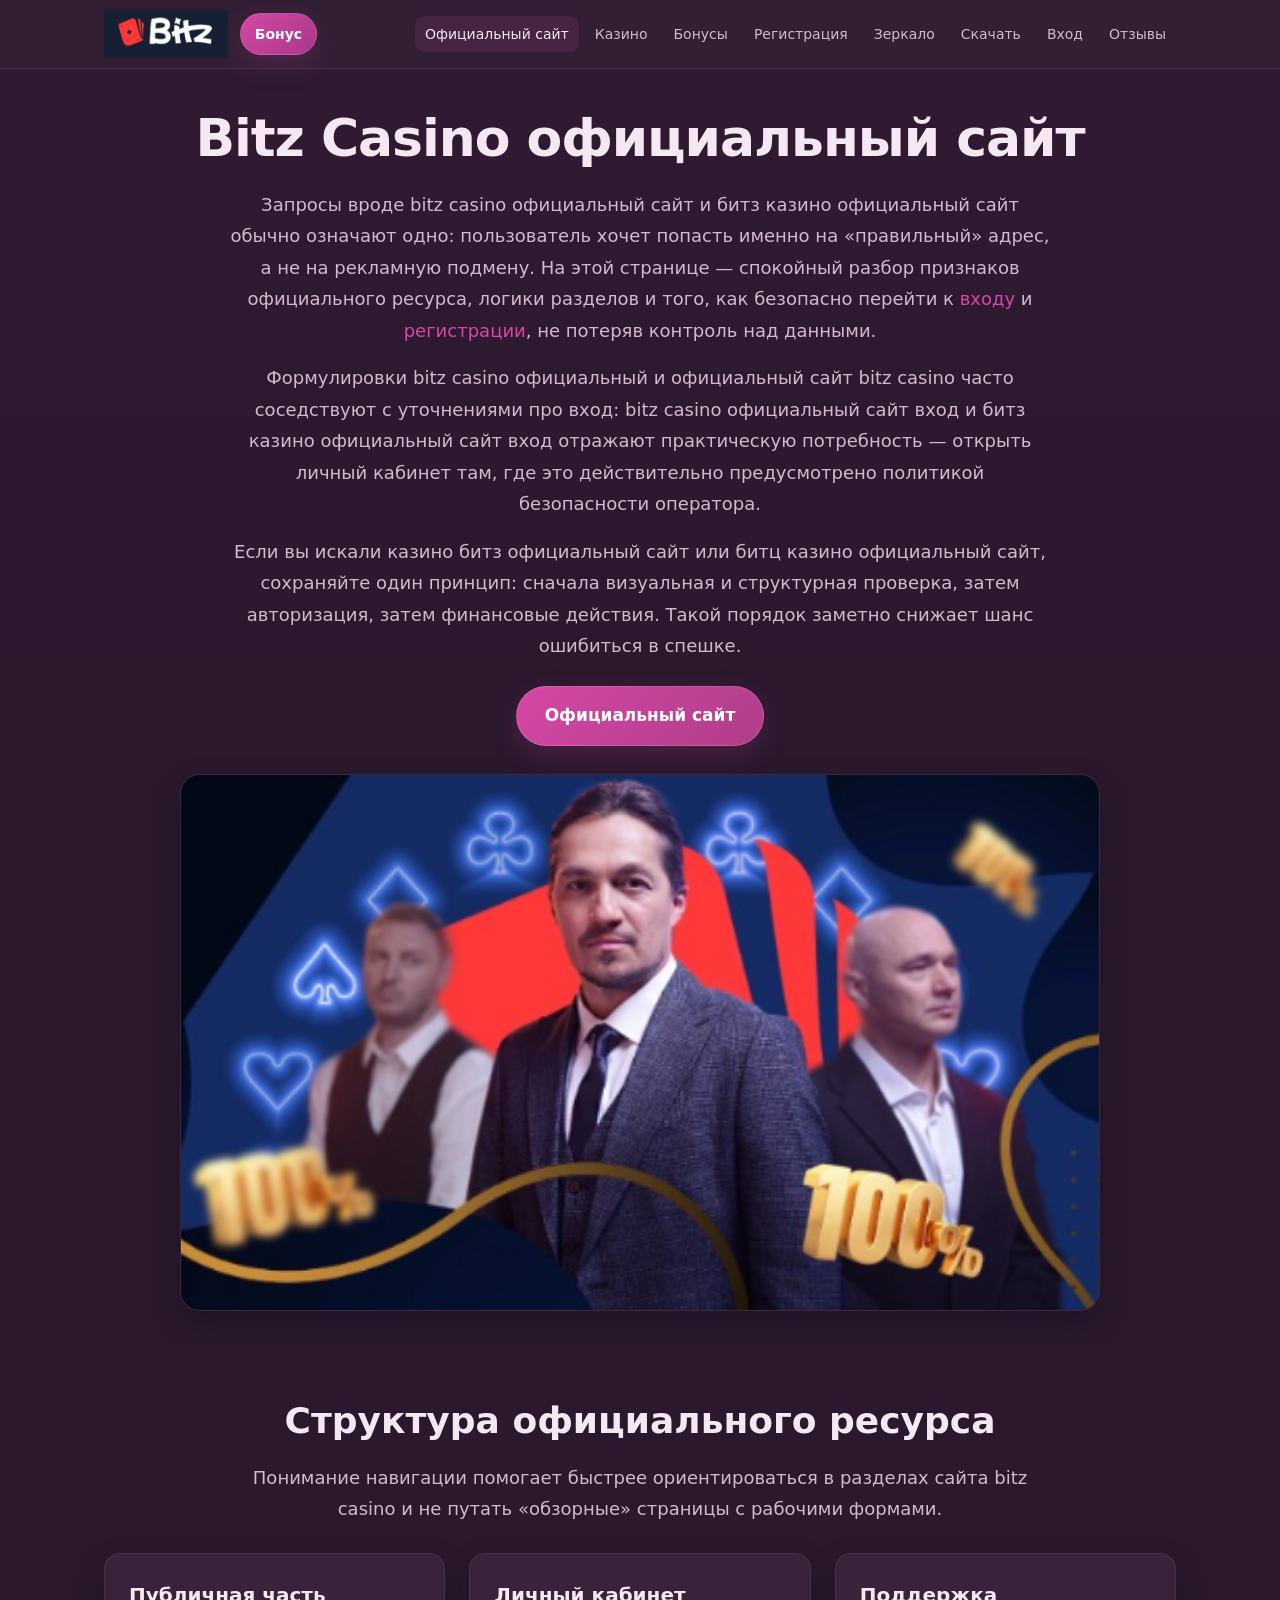
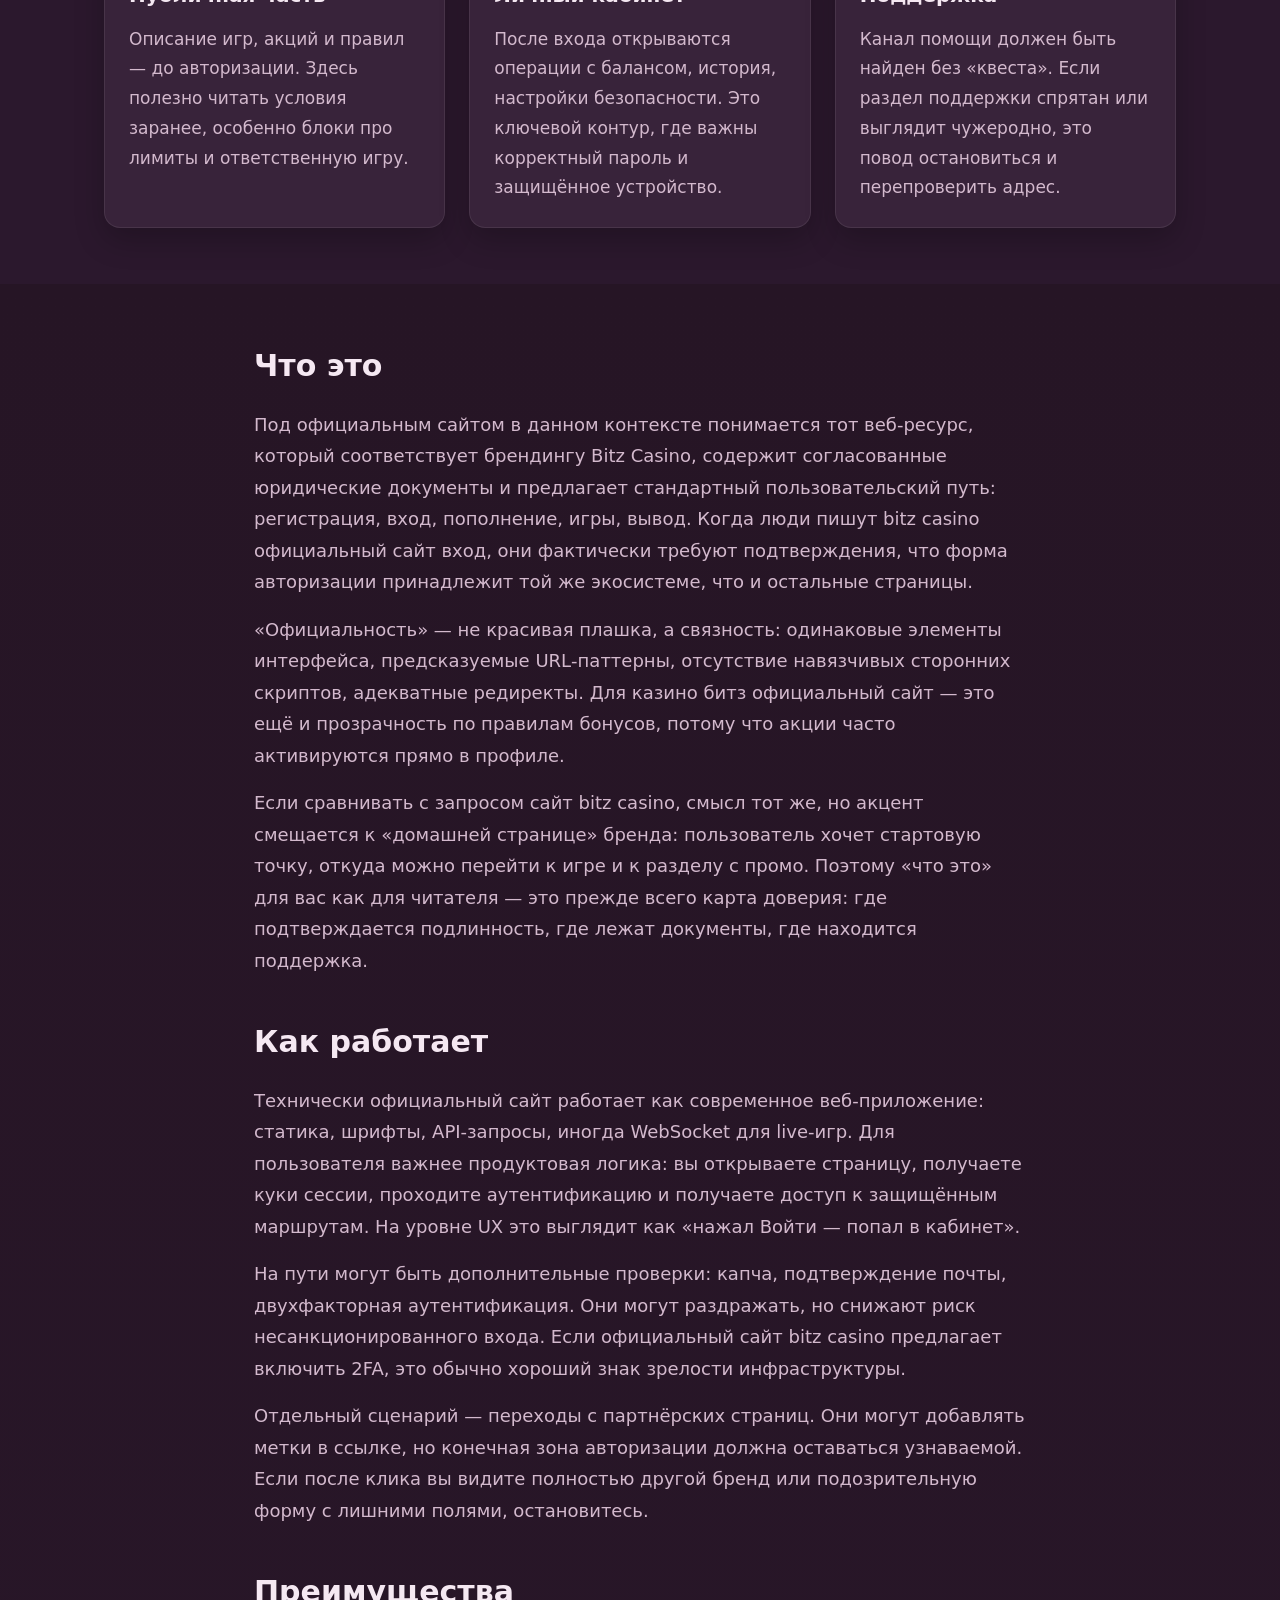
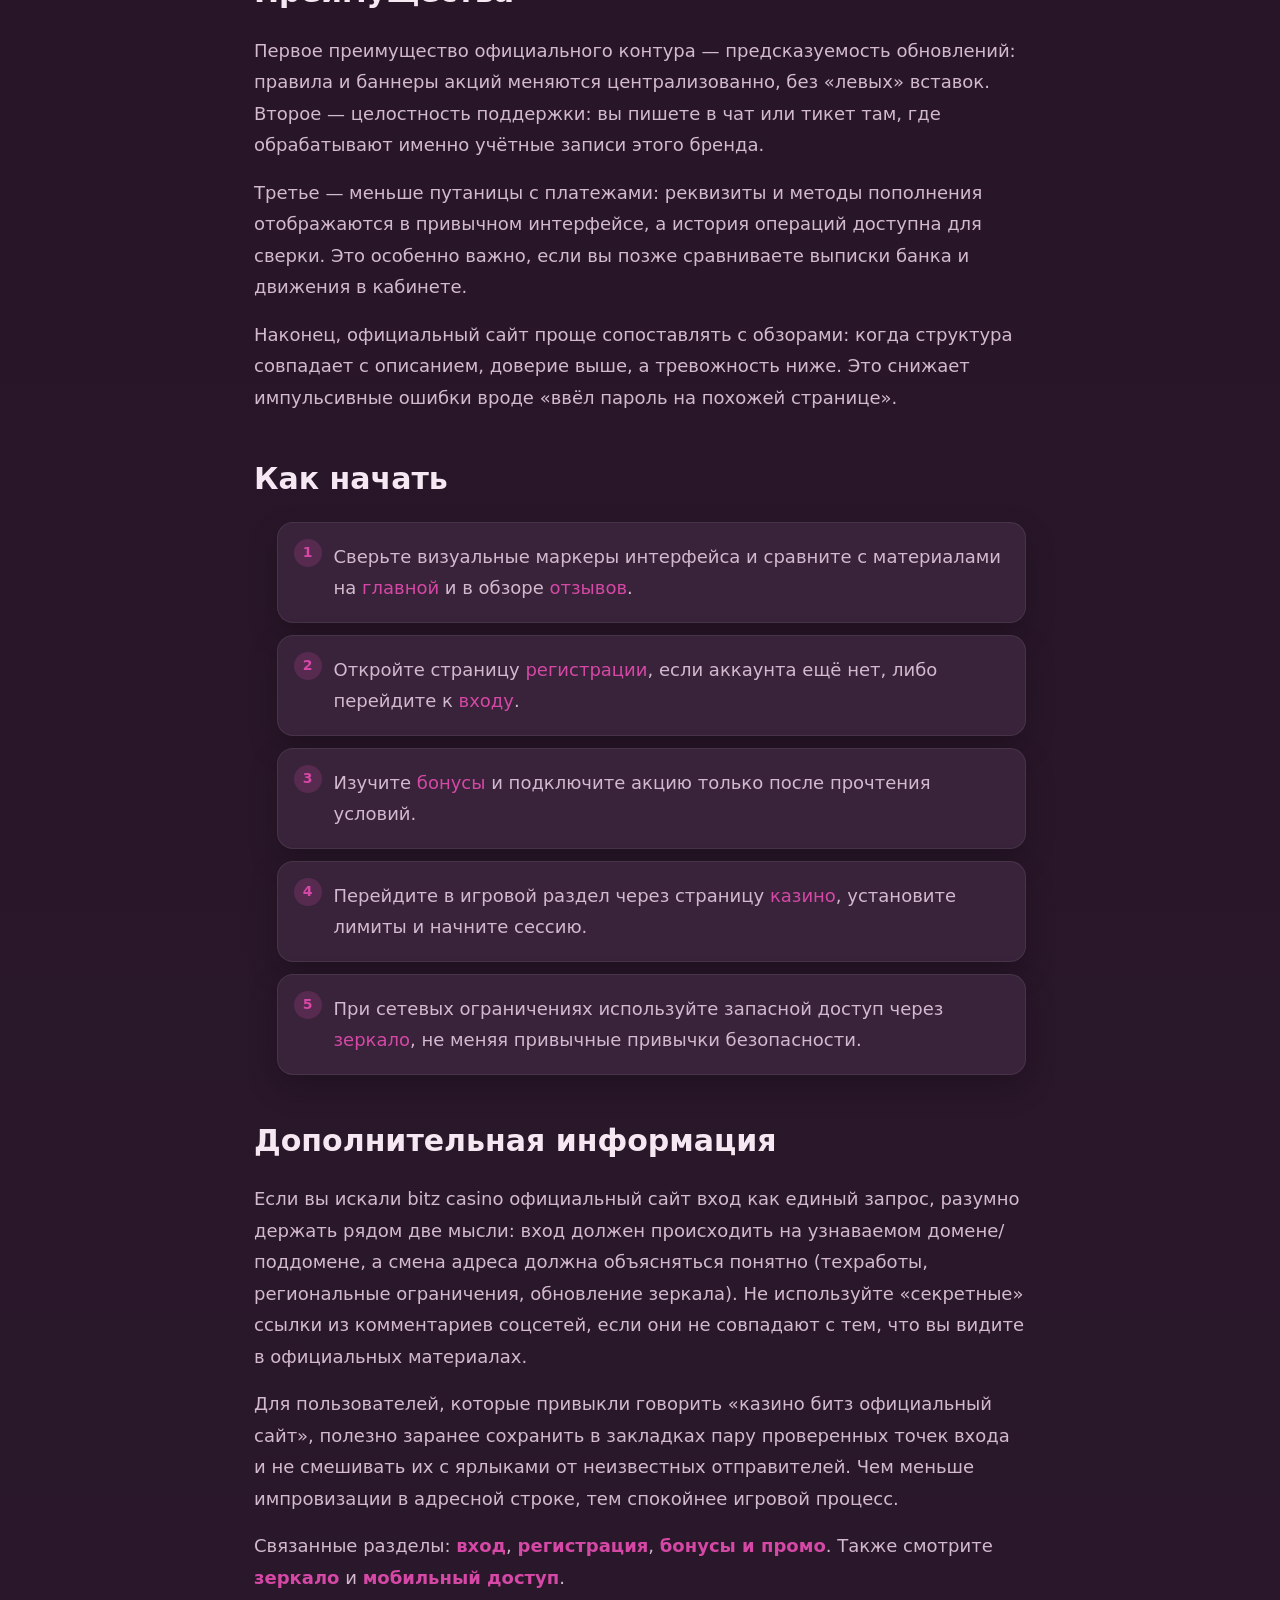
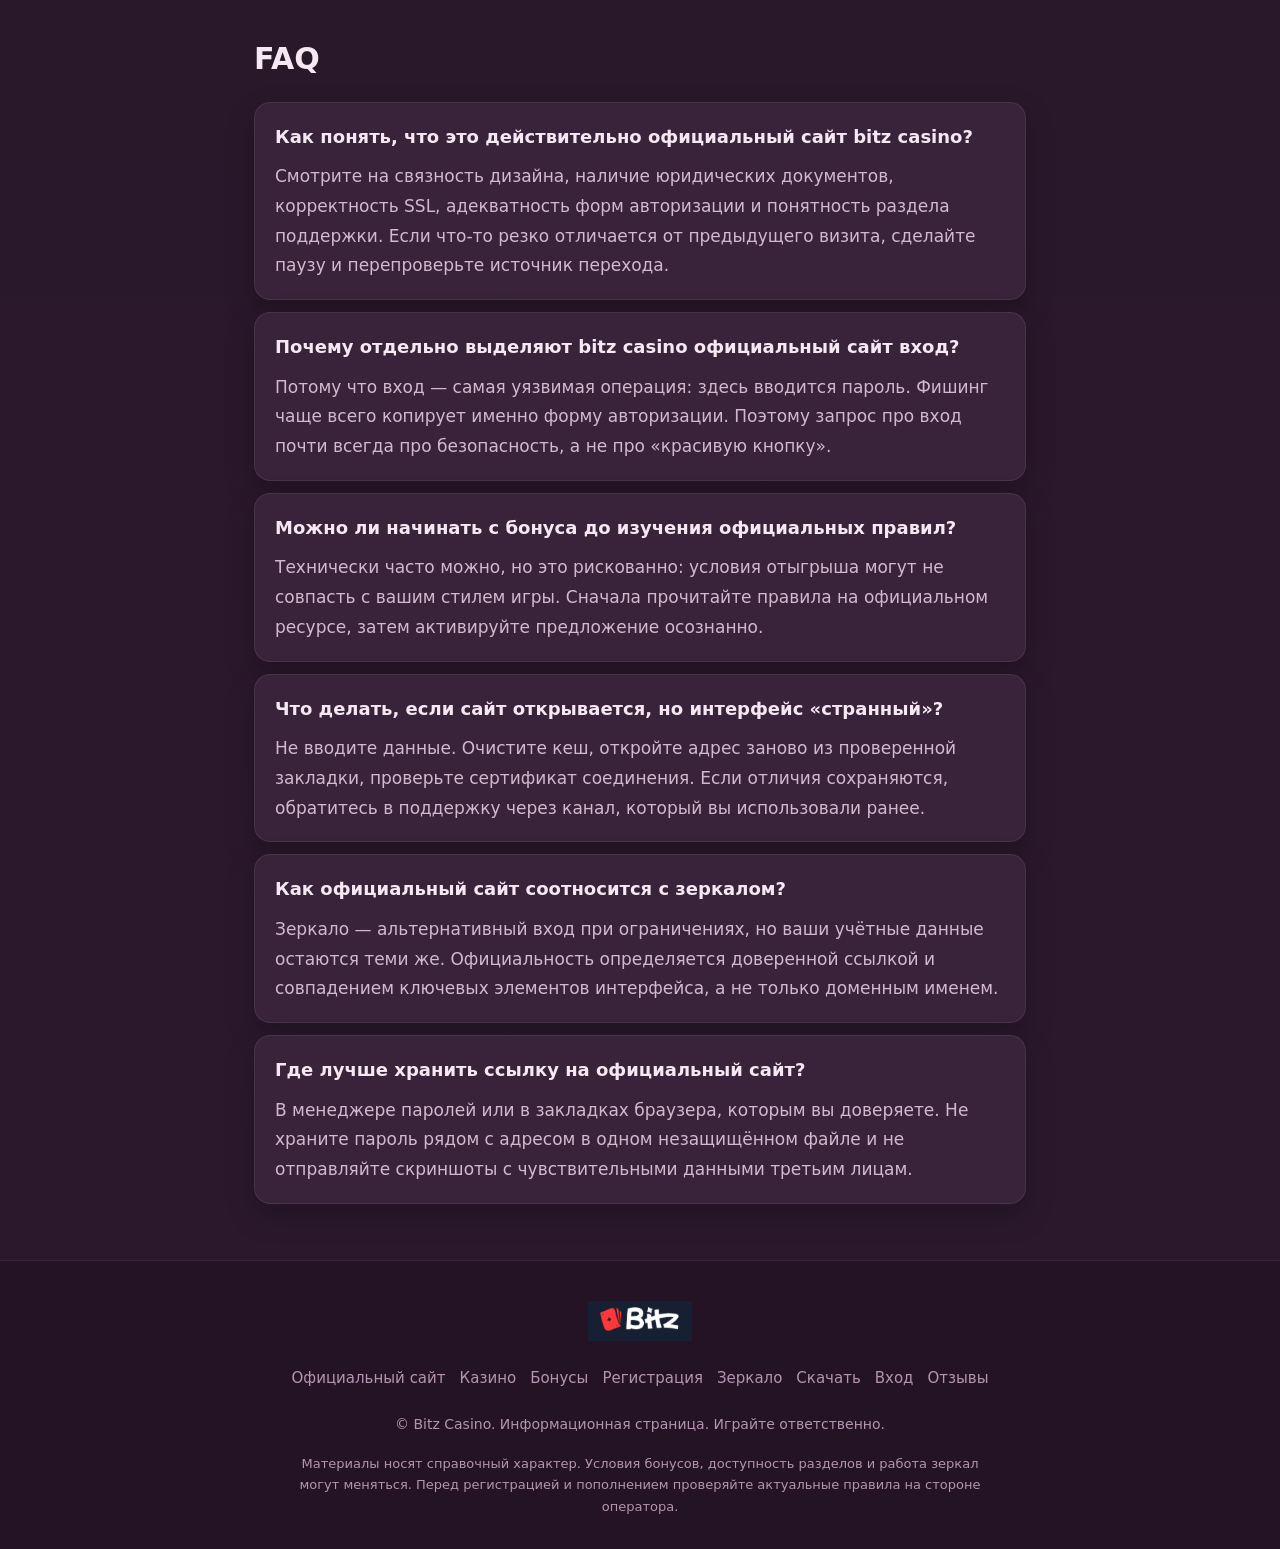
<file: official-site.html>
﻿<!DOCTYPE html>
<html lang="ru">
<head>
  <meta charset="UTF-8">
  <meta name="viewport" content="width=device-width, initial-scale=1.0">
  <title>Bitz Casino официальный сайт — вход и доступ к казино</title>
  <meta name="description" content="Bitz casino официальный сайт: как проверить адрес, безопасно выполнить вход и перейти к регистрации. Официальный сайт bitz casino — структура разделов и практические советы.">
  <link rel="canonical" href="https://bitz-casino.vercel.app/official-site.html">
  <meta property="og:url" content="https://bitz-casino.vercel.app/official-site.html">
  <meta property="og:type" content="website">
  <meta property="og:title" content="Bitz Casino официальный сайт — вход и доступ к казино">
  <meta property="og:description" content="Официальный сайт Bitz Casino: вход, регистрация и доступ к основным разделам без лишнего риска.">
  <meta property="og:image" content="https://bitz-casino.vercel.app/banner.png">
  <link rel="stylesheet" href="./style.css">
</head>
<body>
  <header class="site-header">
    <div class="container">
      <div class="header-inner">
        <div class="header-left">
          <a class="logo" href="./index.html">
            <img src="./logo.png" alt="Bitz Casino — логотип бренда" width="147" height="57" decoding="async">
          </a>
          <a class="btn-bonus-header" href="https://lkhq.cc/5042c716" target="_blank" rel="nofollow sponsored noopener">Бонус</a>
        </div>
        <nav class="nav-desktop" aria-label="Основное меню">
          <a class="is-active" href="./official-site.html">Официальный сайт</a>
          <a href="./casino.html">Казино</a>
          <a href="./bonus.html">Бонусы</a>
          <a href="./registration.html">Регистрация</a>
          <a href="./zerkalo.html">Зеркало</a>
          <a href="./download.html">Скачать</a>
          <a href="./login.html">Вход</a>
          <a href="./reviews.html">Отзывы</a>
        </nav>
        <button type="button" class="nav-toggle" aria-expanded="false" aria-controls="nav-mobile" aria-label="Открыть меню">
          <span></span>
        </button>
      </div>
      <div class="nav-mobile-panel" id="nav-mobile" aria-hidden="true">
        <div class="container">
          <ul class="nav-mobile-links">
            <li><a class="is-active" href="./official-site.html">Официальный сайт</a></li>
            <li><a href="./casino.html">Казино</a></li>
            <li><a href="./bonus.html">Бонусы</a></li>
            <li><a href="./registration.html">Регистрация</a></li>
            <li><a href="./zerkalo.html">Зеркало</a></li>
            <li><a href="./download.html">Скачать</a></li>
            <li><a href="./login.html">Вход</a></li>
            <li><a href="./reviews.html">Отзывы</a></li>
          </ul>
        </div>
      </div>
    </div>
  </header>

  <main class="site-main">
    <section class="hero section--tight">
      <div class="container">
        <h1>Bitz Casino официальный сайт</h1>
        <div class="hero-intro">
          <p>Запросы вроде bitz casino официальный сайт и битз казино официальный сайт обычно означают одно: пользователь хочет попасть именно на «правильный» адрес, а не на рекламную подмену. На этой странице — спокойный разбор признаков официального ресурса, логики разделов и того, как безопасно перейти к <a href="./login.html">входу</a> и <a href="./registration.html">регистрации</a>, не потеряв контроль над данными.</p>
          <p>Формулировки bitz casino официальный и официальный сайт bitz casino часто соседствуют с уточнениями про вход: bitz casino официальный сайт вход и битз казино официальный сайт вход отражают практическую потребность — открыть личный кабинет там, где это действительно предусмотрено политикой безопасности оператора.</p>
          <p>Если вы искали казино битз официальный сайт или битц казино официальный сайт, сохраняйте один принцип: сначала визуальная и структурная проверка, затем авторизация, затем финансовые действия. Такой порядок заметно снижает шанс ошибиться в спешке.</p>
        </div>
        <div class="hero-actions">
          <a class="btn btn--primary" href="https://lkhq.cc/5042c716" target="_blank" rel="nofollow sponsored noopener">Официальный сайт</a>
        </div>
        <a class="hero-banner" href="https://lkhq.cc/5042c716" target="_blank" rel="nofollow sponsored noopener">
          <img src="./banner.png" alt="Bitz Casino — официальный сайт, бонусы, вход и доступ к основным разделам" width="920" height="400" loading="eager">
        </a>
      </div>
    </section>

    <section class="section">
      <div class="container">
        <h2 class="section-title">Структура официального ресурса</h2>
        <p class="section-lead">Понимание навигации помогает быстрее ориентироваться в разделах сайта bitz casino и не путать «обзорные» страницы с рабочими формами.</p>
        <div class="cards-grid">
          <article class="card">
            <h3>Публичная часть</h3>
            <p>Описание игр, акций и правил — до авторизации. Здесь полезно читать условия заранее, особенно блоки про лимиты и ответственную игру.</p>
          </article>
          <article class="card">
            <h3>Личный кабинет</h3>
            <p>После входа открываются операции с балансом, история, настройки безопасности. Это ключевой контур, где важны корректный пароль и защищённое устройство.</p>
          </article>
          <article class="card">
            <h3>Поддержка</h3>
            <p>Канал помощи должен быть найден без «квеста». Если раздел поддержки спрятан или выглядит чужеродно, это повод остановиться и перепроверить адрес.</p>
          </article>
        </div>
      </div>
    </section>

    <section class="section section--alt">
      <div class="container text-wrap prose">
        <h2>Что это</h2>
        <p>Под официальным сайтом в данном контексте понимается тот веб‑ресурс, который соответствует брендингу Bitz Casino, содержит согласованные юридические документы и предлагает стандартный пользовательский путь: регистрация, вход, пополнение, игры, вывод. Когда люди пишут bitz casino официальный сайт вход, они фактически требуют подтверждения, что форма авторизации принадлежит той же экосистеме, что и остальные страницы.</p>
        <p>«Официальность» — не красивая плашка, а связность: одинаковые элементы интерфейса, предсказуемые URL‑паттерны, отсутствие навязчивых сторонних скриптов, адекватные редиректы. Для казино битз официальный сайт — это ещё и прозрачность по правилам бонусов, потому что акции часто активируются прямо в профиле.</p>
        <p>Если сравнивать с запросом сайт bitz casino, смысл тот же, но акцент смещается к «домашней странице» бренда: пользователь хочет стартовую точку, откуда можно перейти к игре и к разделу с промо. Поэтому «что это» для вас как для читателя — это прежде всего карта доверия: где подтверждается подлинность, где лежат документы, где находится поддержка.</p>

        <h2>Как работает</h2>
        <p>Технически официальный сайт работает как современное веб‑приложение: статика, шрифты, API‑запросы, иногда WebSocket для live‑игр. Для пользователя важнее продуктовая логика: вы открываете страницу, получаете куки сессии, проходите аутентификацию и получаете доступ к защищённым маршрутам. На уровне UX это выглядит как «нажал Войти — попал в кабинет».</p>
        <p>На пути могут быть дополнительные проверки: капча, подтверждение почты, двухфакторная аутентификация. Они могут раздражать, но снижают риск несанкционированного входа. Если официальный сайт bitz casino предлагает включить 2FA, это обычно хороший знак зрелости инфраструктуры.</p>
        <p>Отдельный сценарий — переходы с партнёрских страниц. Они могут добавлять метки в ссылке, но конечная зона авторизации должна оставаться узнаваемой. Если после клика вы видите полностью другой бренд или подозрительную форму с лишними полями, остановитесь.</p>

        <h2>Преимущества</h2>
        <p>Первое преимущество официального контура — предсказуемость обновлений: правила и баннеры акций меняются централизованно, без «левых» вставок. Второе — целостность поддержки: вы пишете в чат или тикет там, где обрабатывают именно учётные записи этого бренда.</p>
        <p>Третье — меньше путаницы с платежами: реквизиты и методы пополнения отображаются в привычном интерфейсе, а история операций доступна для сверки. Это особенно важно, если вы позже сравниваете выписки банка и движения в кабинете.</p>
        <p>Наконец, официальный сайт проще сопоставлять с обзорами: когда структура совпадает с описанием, доверие выше, а тревожность ниже. Это снижает импульсивные ошибки вроде «ввёл пароль на похожей странице».</p>

        <h2>Как начать</h2>
        <ol class="steps">
          <li>Сверьте визуальные маркеры интерфейса и сравните с материалами на <a href="./index.html">главной</a> и в обзоре <a href="./reviews.html">отзывов</a>.</li>
          <li>Откройте страницу <a href="./registration.html">регистрации</a>, если аккаунта ещё нет, либо перейдите к <a href="./login.html">входу</a>.</li>
          <li>Изучите <a href="./bonus.html">бонусы</a> и подключите акцию только после прочтения условий.</li>
          <li>Перейдите в игровой раздел через страницу <a href="./casino.html">казино</a>, установите лимиты и начните сессию.</li>
          <li>При сетевых ограничениях используйте запасной доступ через <a href="./zerkalo.html">зеркало</a>, не меняя привычные привычки безопасности.</li>
        </ol>

        <h2>Дополнительная информация</h2>
        <p>Если вы искали bitz casino официальный сайт вход как единый запрос, разумно держать рядом две мысли: вход должен происходить на узнаваемом домене/поддомене, а смена адреса должна объясняться понятно (техработы, региональные ограничения, обновление зеркала). Не используйте «секретные» ссылки из комментариев соцсетей, если они не совпадают с тем, что вы видите в официальных материалах.</p>
        <p>Для пользователей, которые привыкли говорить «казино битз официальный сайт», полезно заранее сохранить в закладках пару проверенных точек входа и не смешивать их с ярлыками от неизвестных отправителей. Чем меньше импровизации в адресной строке, тем спокойнее игровой процесс.</p>
        <p class="inline-links">Связанные разделы: <a href="./login.html">вход</a>, <a href="./registration.html">регистрация</a>, <a href="./bonus.html">бонусы и промо</a>. Также смотрите <a href="./zerkalo.html">зеркало</a> и <a href="./download.html">мобильный доступ</a>.</p>

        <h2>FAQ</h2>
        <div class="faq-list">
          <div class="faq-item">
            <h3>Как понять, что это действительно официальный сайт bitz casino?</h3>
            <p>Смотрите на связность дизайна, наличие юридических документов, корректность SSL, адекватность форм авторизации и понятность раздела поддержки. Если что‑то резко отличается от предыдущего визита, сделайте паузу и перепроверьте источник перехода.</p>
          </div>
          <div class="faq-item">
            <h3>Почему отдельно выделяют bitz casino официальный сайт вход?</h3>
            <p>Потому что вход — самая уязвимая операция: здесь вводится пароль. Фишинг чаще всего копирует именно форму авторизации. Поэтому запрос про вход почти всегда про безопасность, а не про «красивую кнопку».</p>
          </div>
          <div class="faq-item">
            <h3>Можно ли начинать с бонуса до изучения официальных правил?</h3>
            <p>Технически часто можно, но это рискованно: условия отыгрыша могут не совпасть с вашим стилем игры. Сначала прочитайте правила на официальном ресурсе, затем активируйте предложение осознанно.</p>
          </div>
          <div class="faq-item">
            <h3>Что делать, если сайт открывается, но интерфейс «странный»?</h3>
            <p>Не вводите данные. Очистите кеш, откройте адрес заново из проверенной закладки, проверьте сертификат соединения. Если отличия сохраняются, обратитесь в поддержку через канал, который вы использовали ранее.</p>
          </div>
          <div class="faq-item">
            <h3>Как официальный сайт соотносится с зеркалом?</h3>
            <p>Зеркало — альтернативный вход при ограничениях, но ваши учётные данные остаются теми же. Официальность определяется доверенной ссылкой и совпадением ключевых элементов интерфейса, а не только доменным именем.</p>
          </div>
          <div class="faq-item">
            <h3>Где лучше хранить ссылку на официальный сайт?</h3>
            <p>В менеджере паролей или в закладках браузера, которым вы доверяете. Не храните пароль рядом с адресом в одном незащищённом файле и не отправляйте скриншоты с чувствительными данными третьим лицам.</p>
          </div>
        </div>
      </div>
    </section>
  </main>

  <footer class="site-footer">
    <div class="container">
      <div class="footer-brand">
        <a class="logo" href="./index.html">
          <img src="./logo.png" alt="Bitz Casino — логотип бренда" width="147" height="57" decoding="async">
        </a>
      </div>
      <ul class="footer-nav">
        <li><a href="./official-site.html">Официальный сайт</a></li>
        <li><a href="./casino.html">Казино</a></li>
        <li><a href="./bonus.html">Бонусы</a></li>
        <li><a href="./registration.html">Регистрация</a></li>
        <li><a href="./zerkalo.html">Зеркало</a></li>
        <li><a href="./download.html">Скачать</a></li>
        <li><a href="./login.html">Вход</a></li>
        <li><a href="./reviews.html">Отзывы</a></li>
      </ul>
      <p class="footer-copy">© Bitz Casino. Информационная страница. Играйте ответственно.</p>
      <p class="footer-disclaimer">Материалы носят справочный характер. Условия бонусов, доступность разделов и работа зеркал могут меняться. Перед регистрацией и пополнением проверяйте актуальные правила на стороне оператора.</p>
    </div>
  </footer>

  <script src="./script.js"></script>
</body>
</html>
</file>
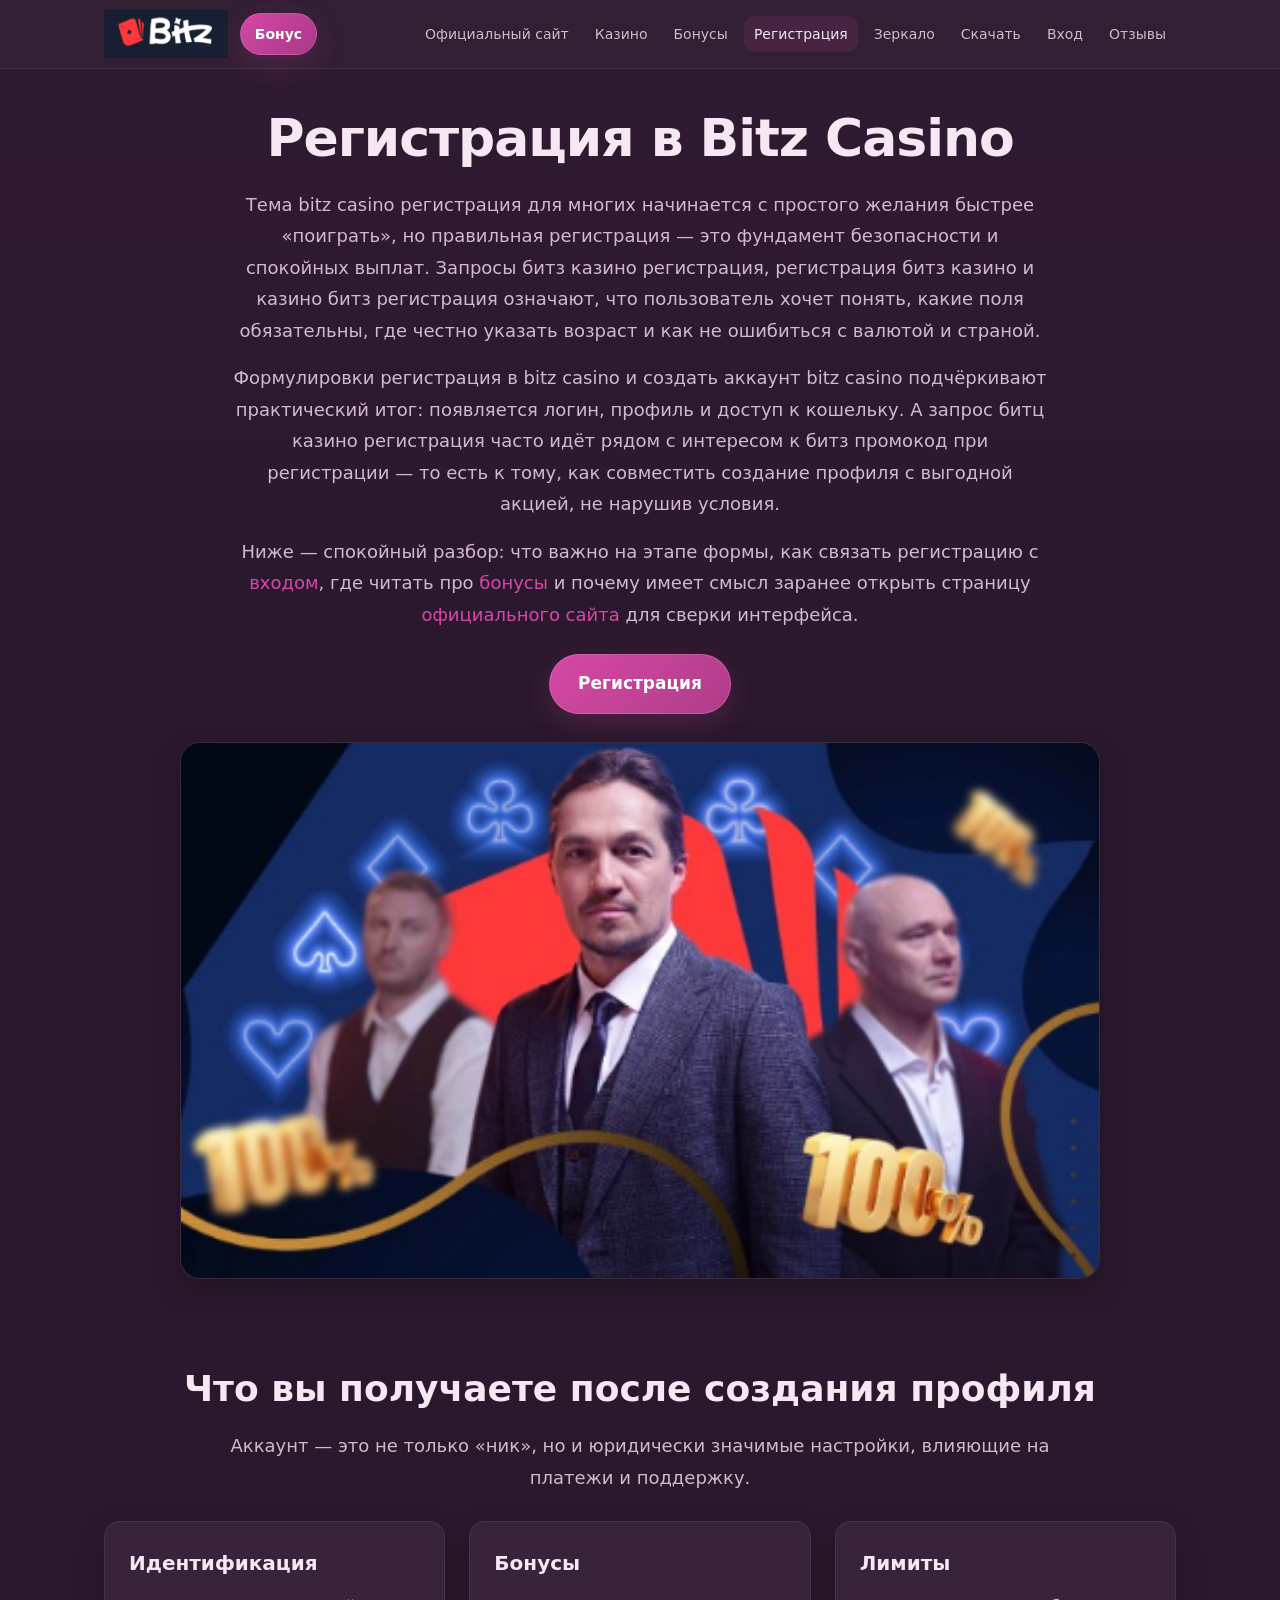
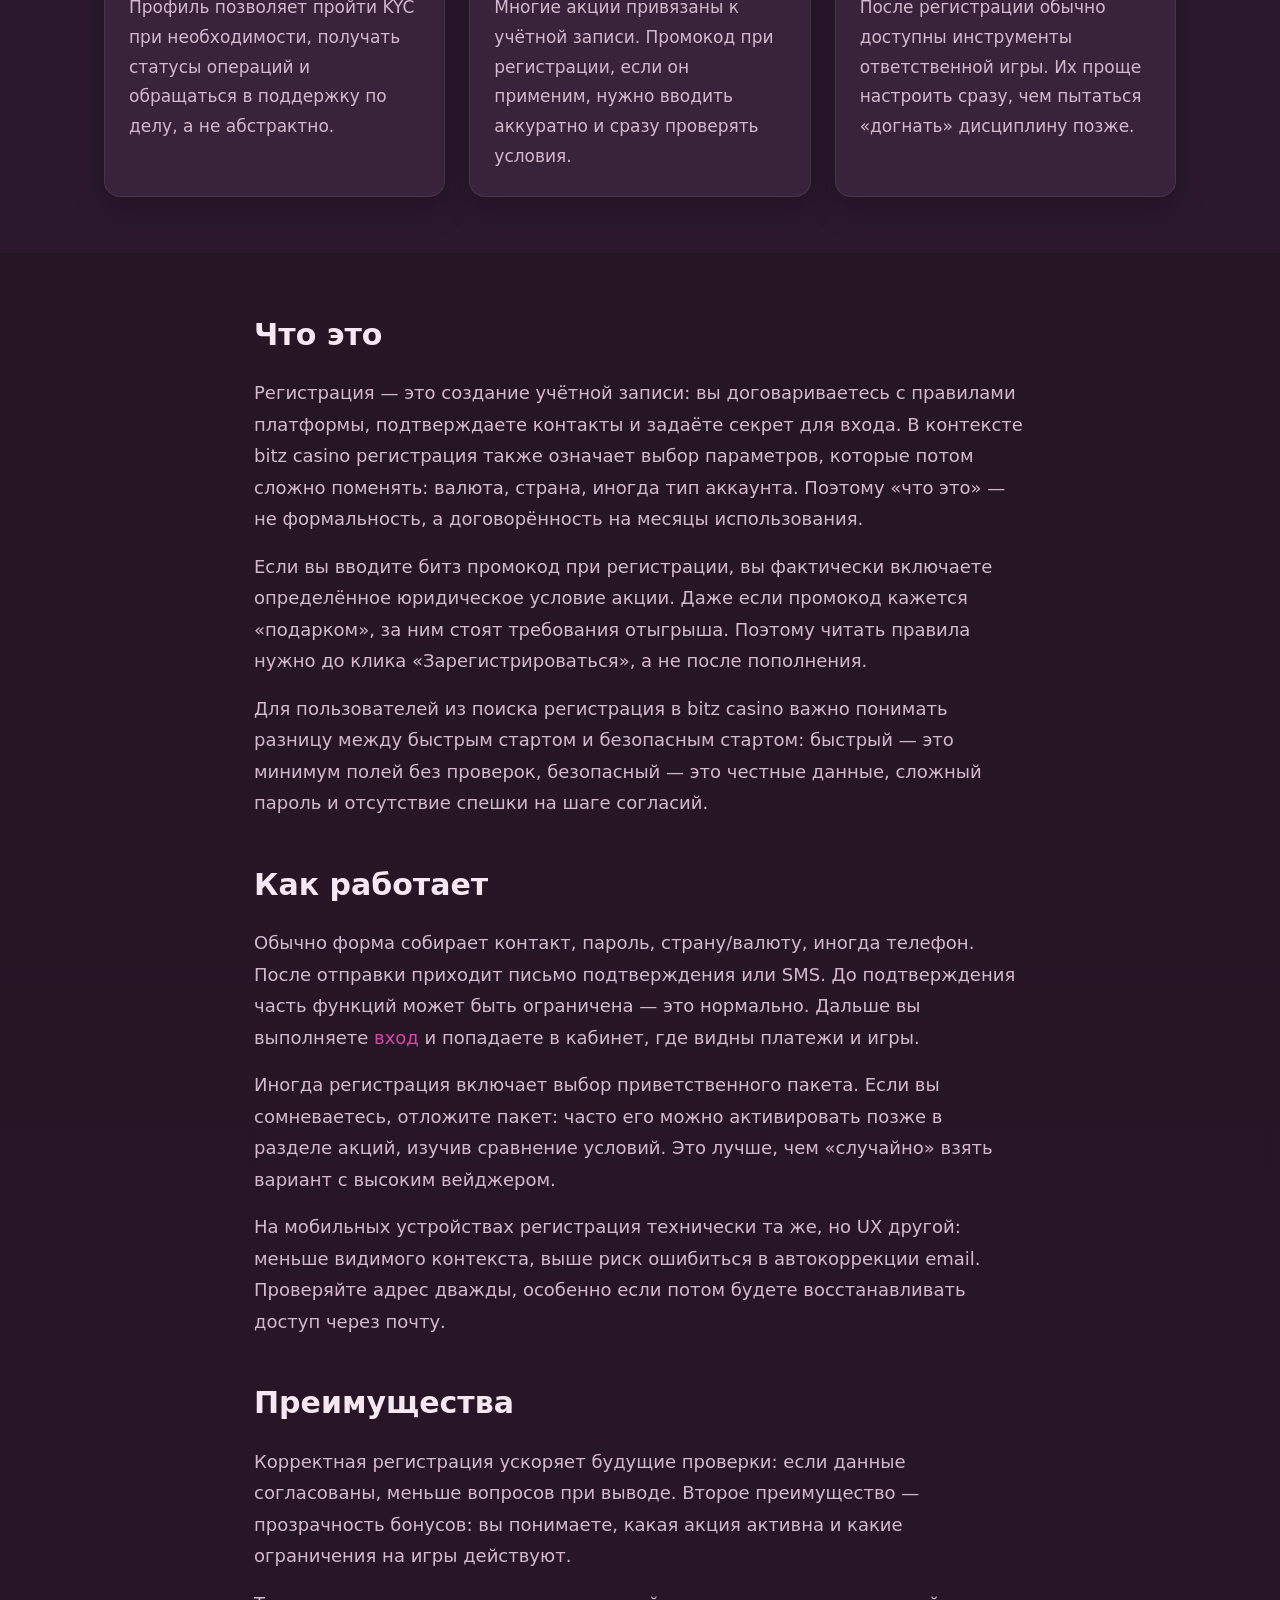
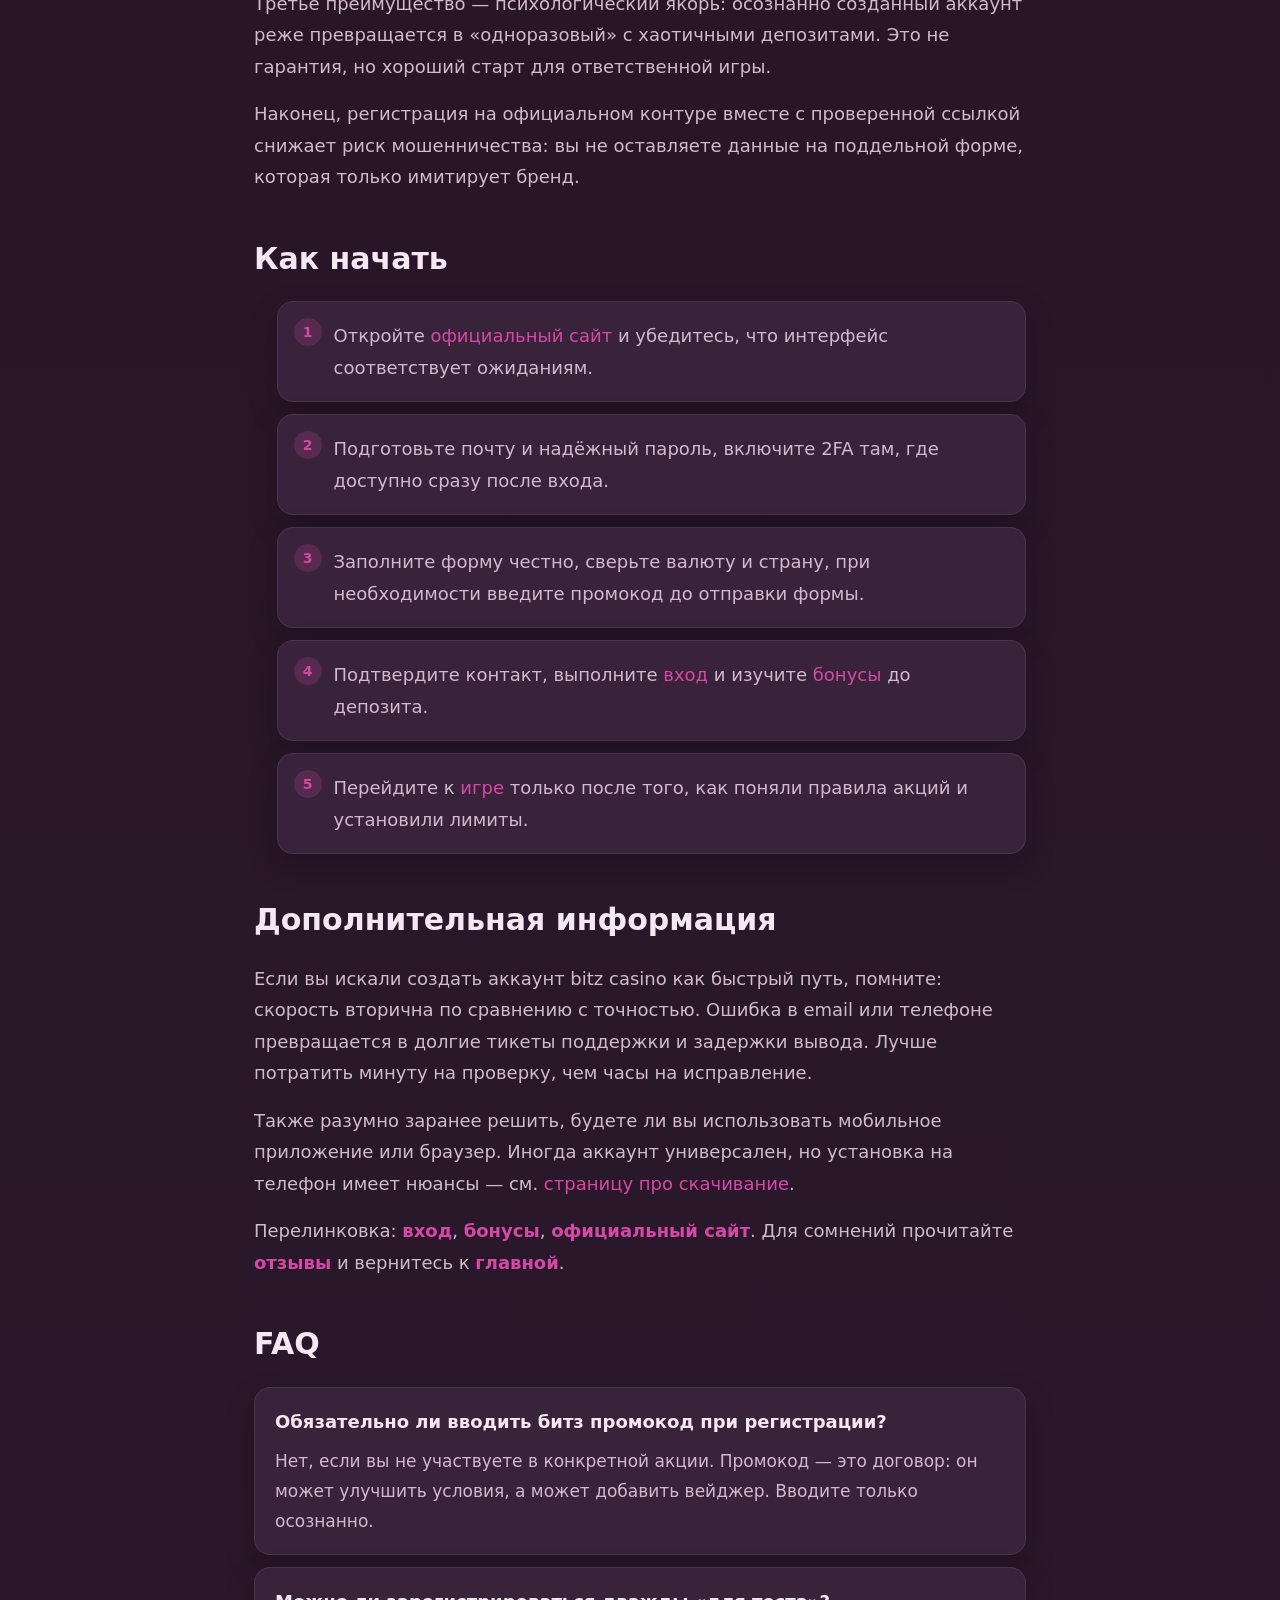
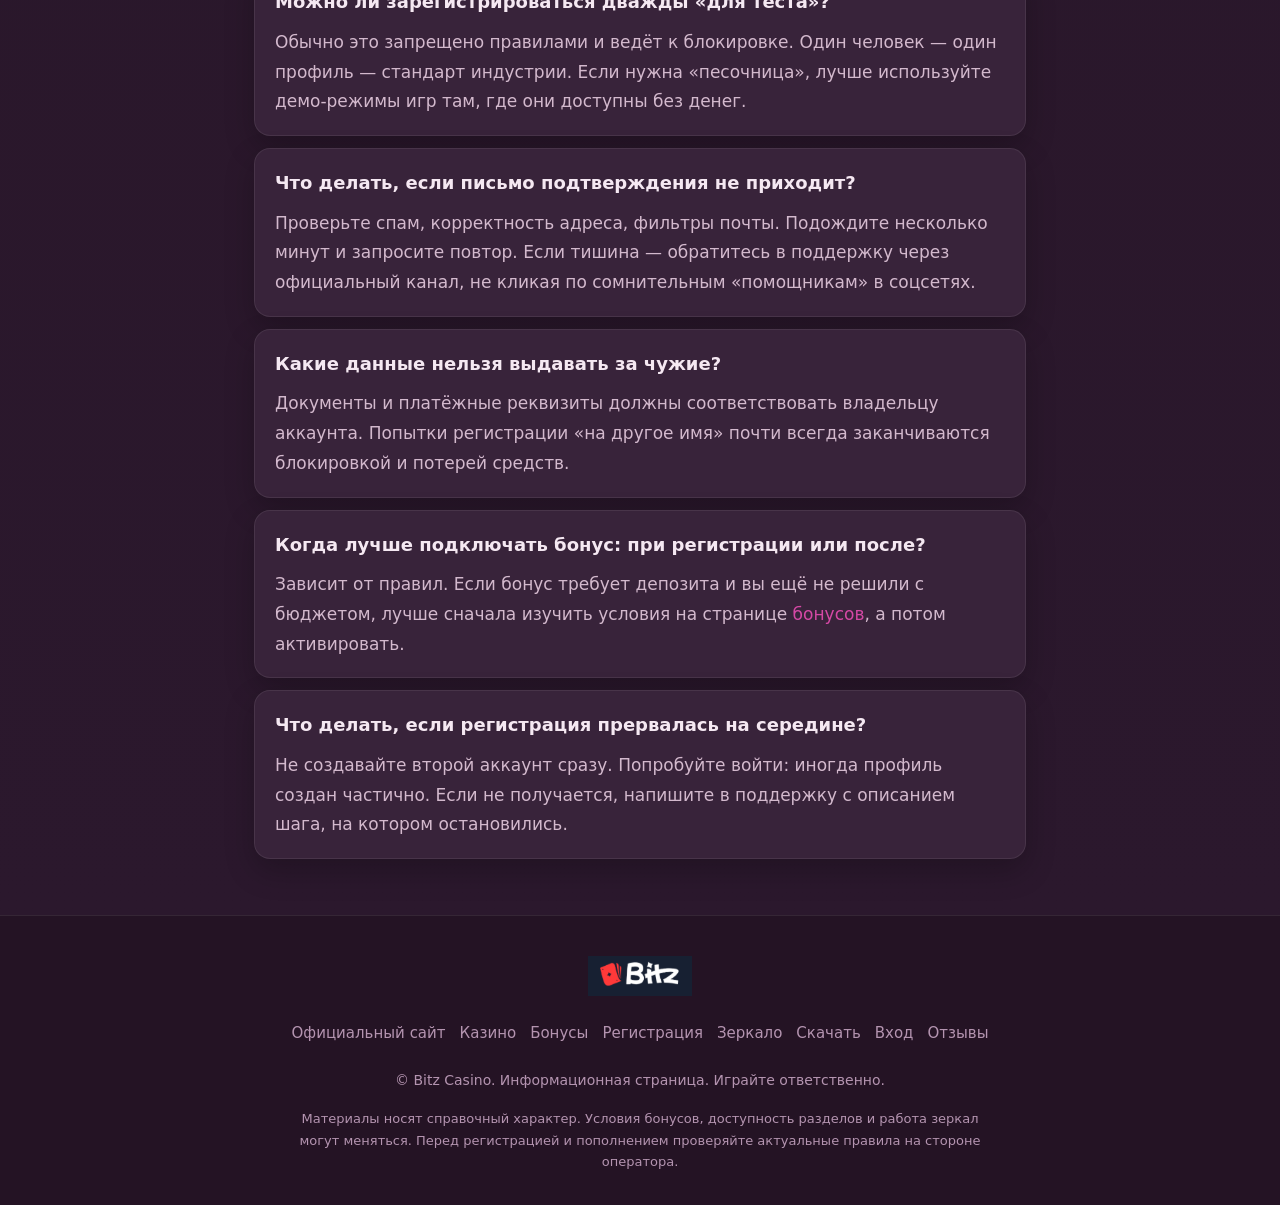
<file: registration.html>
﻿<!DOCTYPE html>
<html lang="ru">
<head>
  <meta charset="UTF-8">
  <meta name="viewport" content="width=device-width, initial-scale=1.0">
  <title>Регистрация в Bitz Casino — как создать аккаунт</title>
  <meta name="description" content="Bitz casino регистрация и битз казино регистрация: какие данные нужны, как создать аккаунт, промокод при регистрации и безопасный старт. Регистрация в bitz casino без лишней суеты.">
  <link rel="canonical" href="https://bitz-casino.vercel.app/registration.html">
  <meta property="og:url" content="https://bitz-casino.vercel.app/registration.html">
  <meta property="og:type" content="website">
  <meta property="og:title" content="Регистрация в Bitz Casino — как создать аккаунт">
  <meta property="og:description" content="Создать аккаунт bitz casino: пошагово, с проверкой данных и пониманием бонусов.">
  <meta property="og:image" content="https://bitz-casino.vercel.app/banner.png">
  <link rel="stylesheet" href="./style.css">
</head>
<body>
  <header class="site-header">
    <div class="container">
      <div class="header-inner">
        <div class="header-left">
          <a class="logo" href="./index.html">
            <img src="./logo.png" alt="Bitz Casino — логотип бренда" width="147" height="57" decoding="async">
          </a>
          <a class="btn-bonus-header" href="https://lkhq.cc/5042c716" target="_blank" rel="nofollow sponsored noopener">Бонус</a>
        </div>
        <nav class="nav-desktop" aria-label="Основное меню">
          <a href="./official-site.html">Официальный сайт</a>
          <a href="./casino.html">Казино</a>
          <a href="./bonus.html">Бонусы</a>
          <a class="is-active" href="./registration.html">Регистрация</a>
          <a href="./zerkalo.html">Зеркало</a>
          <a href="./download.html">Скачать</a>
          <a href="./login.html">Вход</a>
          <a href="./reviews.html">Отзывы</a>
        </nav>
        <button type="button" class="nav-toggle" aria-expanded="false" aria-controls="nav-mobile" aria-label="Открыть меню">
          <span></span>
        </button>
      </div>
      <div class="nav-mobile-panel" id="nav-mobile" aria-hidden="true">
        <div class="container">
          <ul class="nav-mobile-links">
            <li><a href="./official-site.html">Официальный сайт</a></li>
            <li><a href="./casino.html">Казино</a></li>
            <li><a href="./bonus.html">Бонусы</a></li>
            <li><a class="is-active" href="./registration.html">Регистрация</a></li>
            <li><a href="./zerkalo.html">Зеркало</a></li>
            <li><a href="./download.html">Скачать</a></li>
            <li><a href="./login.html">Вход</a></li>
            <li><a href="./reviews.html">Отзывы</a></li>
          </ul>
        </div>
      </div>
    </div>
  </header>

  <main class="site-main">
    <section class="hero section--tight">
      <div class="container">
        <h1>Регистрация в Bitz Casino</h1>
        <div class="hero-intro">
          <p>Тема bitz casino регистрация для многих начинается с простого желания быстрее «поиграть», но правильная регистрация — это фундамент безопасности и спокойных выплат. Запросы битз казино регистрация, регистрация битз казино и казино битз регистрация означают, что пользователь хочет понять, какие поля обязательны, где честно указать возраст и как не ошибиться с валютой и страной.</p>
          <p>Формулировки регистрация в bitz casino и создать аккаунт bitz casino подчёркивают практический итог: появляется логин, профиль и доступ к кошельку. А запрос битц казино регистрация часто идёт рядом с интересом к битз промокод при регистрации — то есть к тому, как совместить создание профиля с выгодной акцией, не нарушив условия.</p>
          <p>Ниже — спокойный разбор: что важно на этапе формы, как связать регистрацию с <a href="./login.html">входом</a>, где читать про <a href="./bonus.html">бонусы</a> и почему имеет смысл заранее открыть страницу <a href="./official-site.html">официального сайта</a> для сверки интерфейса.</p>
        </div>
        <div class="hero-actions">
          <a class="btn btn--primary" href="https://lkhq.cc/5042c716" target="_blank" rel="nofollow sponsored noopener">Регистрация</a>
        </div>
        <a class="hero-banner" href="https://lkhq.cc/5042c716" target="_blank" rel="nofollow sponsored noopener">
          <img src="./banner.png" alt="Bitz Casino — официальный сайт, бонусы, вход и доступ к основным разделам" width="920" height="400" loading="eager">
        </a>
      </div>
    </section>

    <section class="section">
      <div class="container">
        <h2 class="section-title">Что вы получаете после создания профиля</h2>
        <p class="section-lead">Аккаунт — это не только «ник», но и юридически значимые настройки, влияющие на платежи и поддержку.</p>
        <div class="cards-grid">
          <article class="card">
            <h3>Идентификация</h3>
            <p>Профиль позволяет пройти KYC при необходимости, получать статусы операций и обращаться в поддержку по делу, а не абстрактно.</p>
          </article>
          <article class="card">
            <h3>Бонусы</h3>
            <p>Многие акции привязаны к учётной записи. Промокод при регистрации, если он применим, нужно вводить аккуратно и сразу проверять условия.</p>
          </article>
          <article class="card">
            <h3>Лимиты</h3>
            <p>После регистрации обычно доступны инструменты ответственной игры. Их проще настроить сразу, чем пытаться «догнать» дисциплину позже.</p>
          </article>
        </div>
      </div>
    </section>

    <section class="section section--alt">
      <div class="container text-wrap prose">
        <h2>Что это</h2>
        <p>Регистрация — это создание учётной записи: вы договариваетесь с правилами платформы, подтверждаете контакты и задаёте секрет для входа. В контексте bitz casino регистрация также означает выбор параметров, которые потом сложно поменять: валюта, страна, иногда тип аккаунта. Поэтому «что это» — не формальность, а договорённость на месяцы использования.</p>
        <p>Если вы вводите битз промокод при регистрации, вы фактически включаете определённое юридическое условие акции. Даже если промокод кажется «подарком», за ним стоят требования отыгрыша. Поэтому читать правила нужно до клика «Зарегистрироваться», а не после пополнения.</p>
        <p>Для пользователей из поиска регистрация в bitz casino важно понимать разницу между быстрым стартом и безопасным стартом: быстрый — это минимум полей без проверок, безопасный — это честные данные, сложный пароль и отсутствие спешки на шаге согласий.</p>

        <h2>Как работает</h2>
        <p>Обычно форма собирает контакт, пароль, страну/валюту, иногда телефон. После отправки приходит письмо подтверждения или SMS. До подтверждения часть функций может быть ограничена — это нормально. Дальше вы выполняете <a href="./login.html">вход</a> и попадаете в кабинет, где видны платежи и игры.</p>
        <p>Иногда регистрация включает выбор приветственного пакета. Если вы сомневаетесь, отложите пакет: часто его можно активировать позже в разделе акций, изучив сравнение условий. Это лучше, чем «случайно» взять вариант с высоким вейджером.</p>
        <p>На мобильных устройствах регистрация технически та же, но UX другой: меньше видимого контекста, выше риск ошибиться в автокоррекции email. Проверяйте адрес дважды, особенно если потом будете восстанавливать доступ через почту.</p>

        <h2>Преимущества</h2>
        <p>Корректная регистрация ускоряет будущие проверки: если данные согласованы, меньше вопросов при выводе. Второе преимущество — прозрачность бонусов: вы понимаете, какая акция активна и какие ограничения на игры действуют.</p>
        <p>Третье преимущество — психологический якорь: осознанно созданный аккаунт реже превращается в «одноразовый» с хаотичными депозитами. Это не гарантия, но хороший старт для ответственной игры.</p>
        <p>Наконец, регистрация на официальном контуре вместе с проверенной ссылкой снижает риск мошенничества: вы не оставляете данные на поддельной форме, которая только имитирует бренд.</p>

        <h2>Как начать</h2>
        <ol class="steps">
          <li>Откройте <a href="./official-site.html">официальный сайт</a> и убедитесь, что интерфейс соответствует ожиданиям.</li>
          <li>Подготовьте почту и надёжный пароль, включите 2FA там, где доступно сразу после входа.</li>
          <li>Заполните форму честно, сверьте валюту и страну, при необходимости введите промокод до отправки формы.</li>
          <li>Подтвердите контакт, выполните <a href="./login.html">вход</a> и изучите <a href="./bonus.html">бонусы</a> до депозита.</li>
          <li>Перейдите к <a href="./casino.html">игре</a> только после того, как поняли правила акций и установили лимиты.</li>
        </ol>

        <h2>Дополнительная информация</h2>
        <p>Если вы искали создать аккаунт bitz casino как быстрый путь, помните: скорость вторична по сравнению с точностью. Ошибка в email или телефоне превращается в долгие тикеты поддержки и задержки вывода. Лучше потратить минуту на проверку, чем часы на исправление.</p>
        <p>Также разумно заранее решить, будете ли вы использовать мобильное приложение или браузер. Иногда аккаунт универсален, но установка на телефон имеет нюансы — см. <a href="./download.html">страницу про скачивание</a>.</p>
        <p class="inline-links">Перелинковка: <a href="./login.html">вход</a>, <a href="./bonus.html">бонусы</a>, <a href="./official-site.html">официальный сайт</a>. Для сомнений прочитайте <a href="./reviews.html">отзывы</a> и вернитесь к <a href="./index.html">главной</a>.</p>

        <h2>FAQ</h2>
        <div class="faq-list">
          <div class="faq-item">
            <h3>Обязательно ли вводить битз промокод при регистрации?</h3>
            <p>Нет, если вы не участвуете в конкретной акции. Промокод — это договор: он может улучшить условия, а может добавить вейджер. Вводите только осознанно.</p>
          </div>
          <div class="faq-item">
            <h3>Можно ли зарегистрироваться дважды «для теста»?</h3>
            <p>Обычно это запрещено правилами и ведёт к блокировке. Один человек — один профиль — стандарт индустрии. Если нужна «песочница», лучше используйте демо‑режимы игр там, где они доступны без денег.</p>
          </div>
          <div class="faq-item">
            <h3>Что делать, если письмо подтверждения не приходит?</h3>
            <p>Проверьте спам, корректность адреса, фильтры почты. Подождите несколько минут и запросите повтор. Если тишина — обратитесь в поддержку через официальный канал, не кликая по сомнительным «помощникам» в соцсетях.</p>
          </div>
          <div class="faq-item">
            <h3>Какие данные нельзя выдавать за чужие?</h3>
            <p>Документы и платёжные реквизиты должны соответствовать владельцу аккаунта. Попытки регистрации «на другое имя» почти всегда заканчиваются блокировкой и потерей средств.</p>
          </div>
          <div class="faq-item">
            <h3>Когда лучше подключать бонус: при регистрации или после?</h3>
            <p>Зависит от правил. Если бонус требует депозита и вы ещё не решили с бюджетом, лучше сначала изучить условия на странице <a href="./bonus.html">бонусов</a>, а потом активировать.</p>
          </div>
          <div class="faq-item">
            <h3>Что делать, если регистрация прервалась на середине?</h3>
            <p>Не создавайте второй аккаунт сразу. Попробуйте войти: иногда профиль создан частично. Если не получается, напишите в поддержку с описанием шага, на котором остановились.</p>
          </div>
        </div>
      </div>
    </section>
  </main>

  <footer class="site-footer">
    <div class="container">
      <div class="footer-brand">
        <a class="logo" href="./index.html">
          <img src="./logo.png" alt="Bitz Casino — логотип бренда" width="147" height="57" decoding="async">
        </a>
      </div>
      <ul class="footer-nav">
        <li><a href="./official-site.html">Официальный сайт</a></li>
        <li><a href="./casino.html">Казино</a></li>
        <li><a href="./bonus.html">Бонусы</a></li>
        <li><a href="./registration.html">Регистрация</a></li>
        <li><a href="./zerkalo.html">Зеркало</a></li>
        <li><a href="./download.html">Скачать</a></li>
        <li><a href="./login.html">Вход</a></li>
        <li><a href="./reviews.html">Отзывы</a></li>
      </ul>
      <p class="footer-copy">© Bitz Casino. Информационная страница. Играйте ответственно.</p>
      <p class="footer-disclaimer">Материалы носят справочный характер. Условия бонусов, доступность разделов и работа зеркал могут меняться. Перед регистрацией и пополнением проверяйте актуальные правила на стороне оператора.</p>
    </div>
  </footer>

  <script src="./script.js"></script>
</body>
</html>
</file>
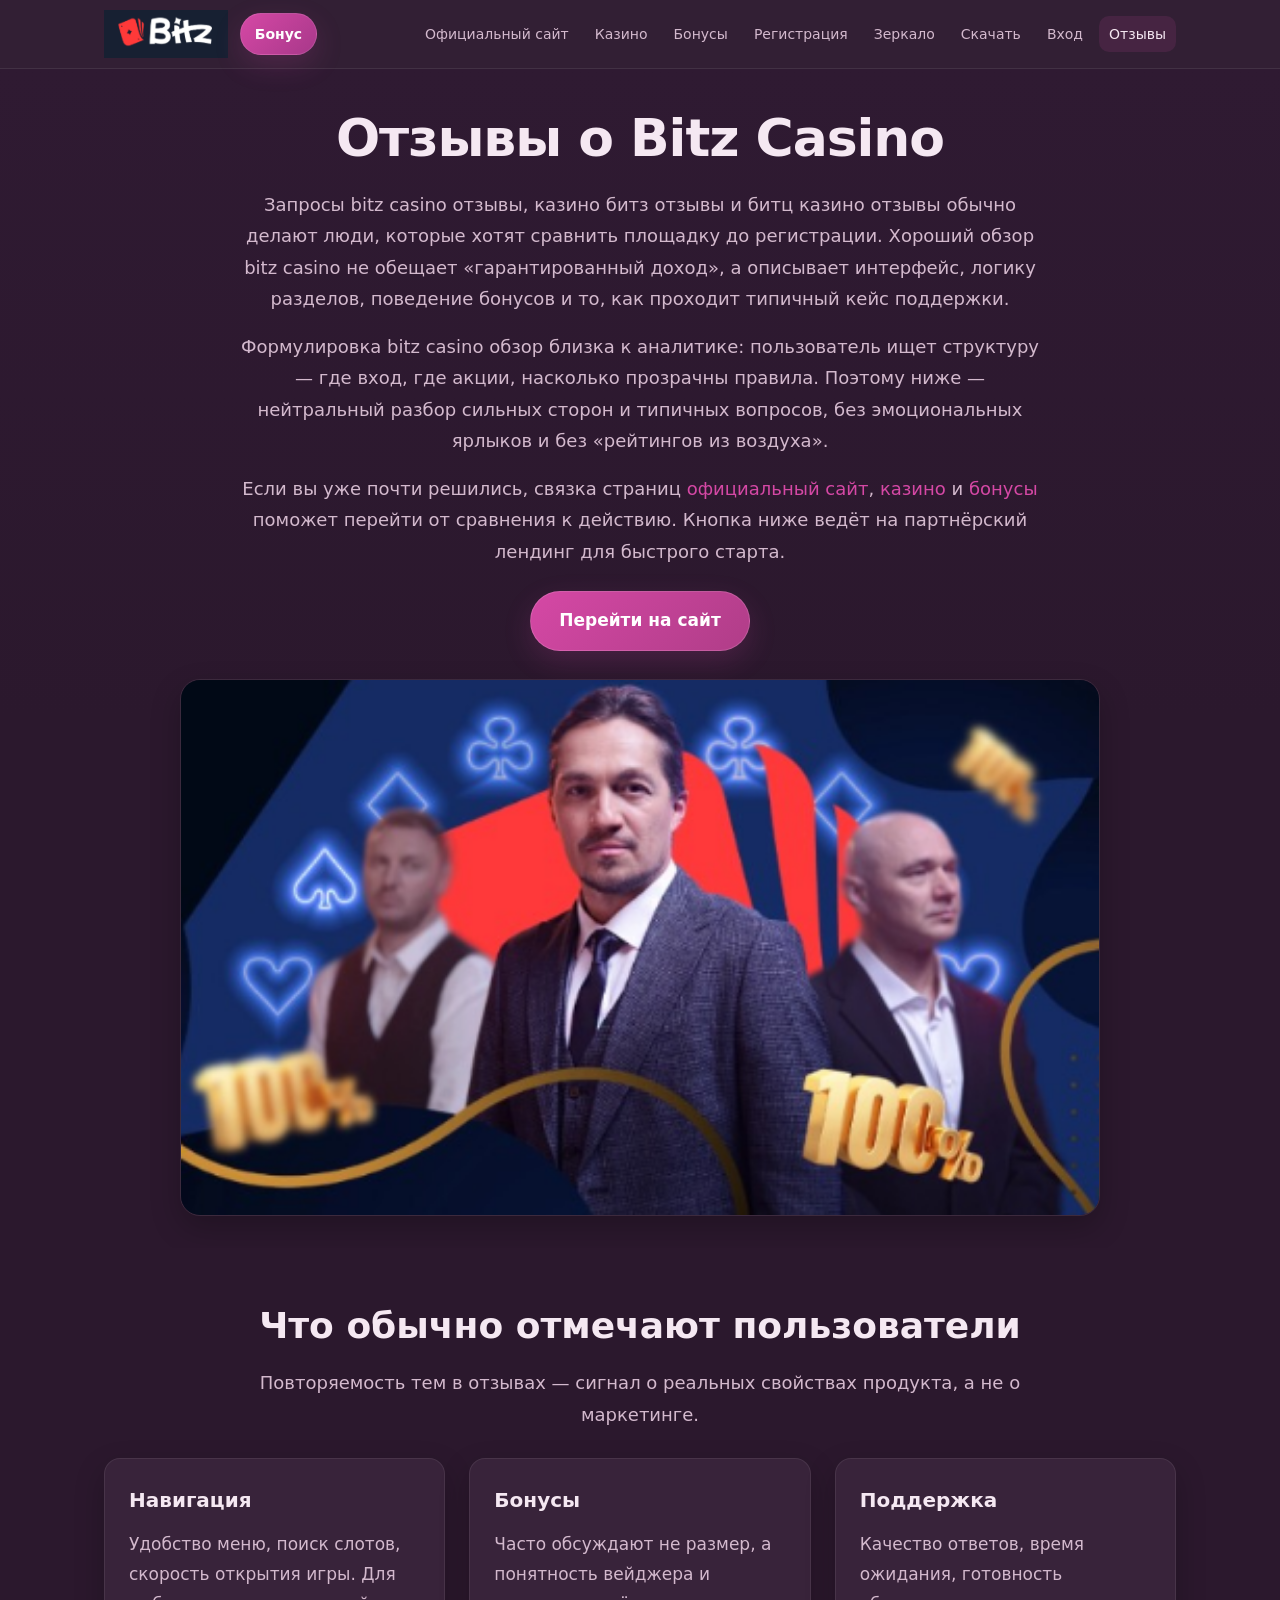
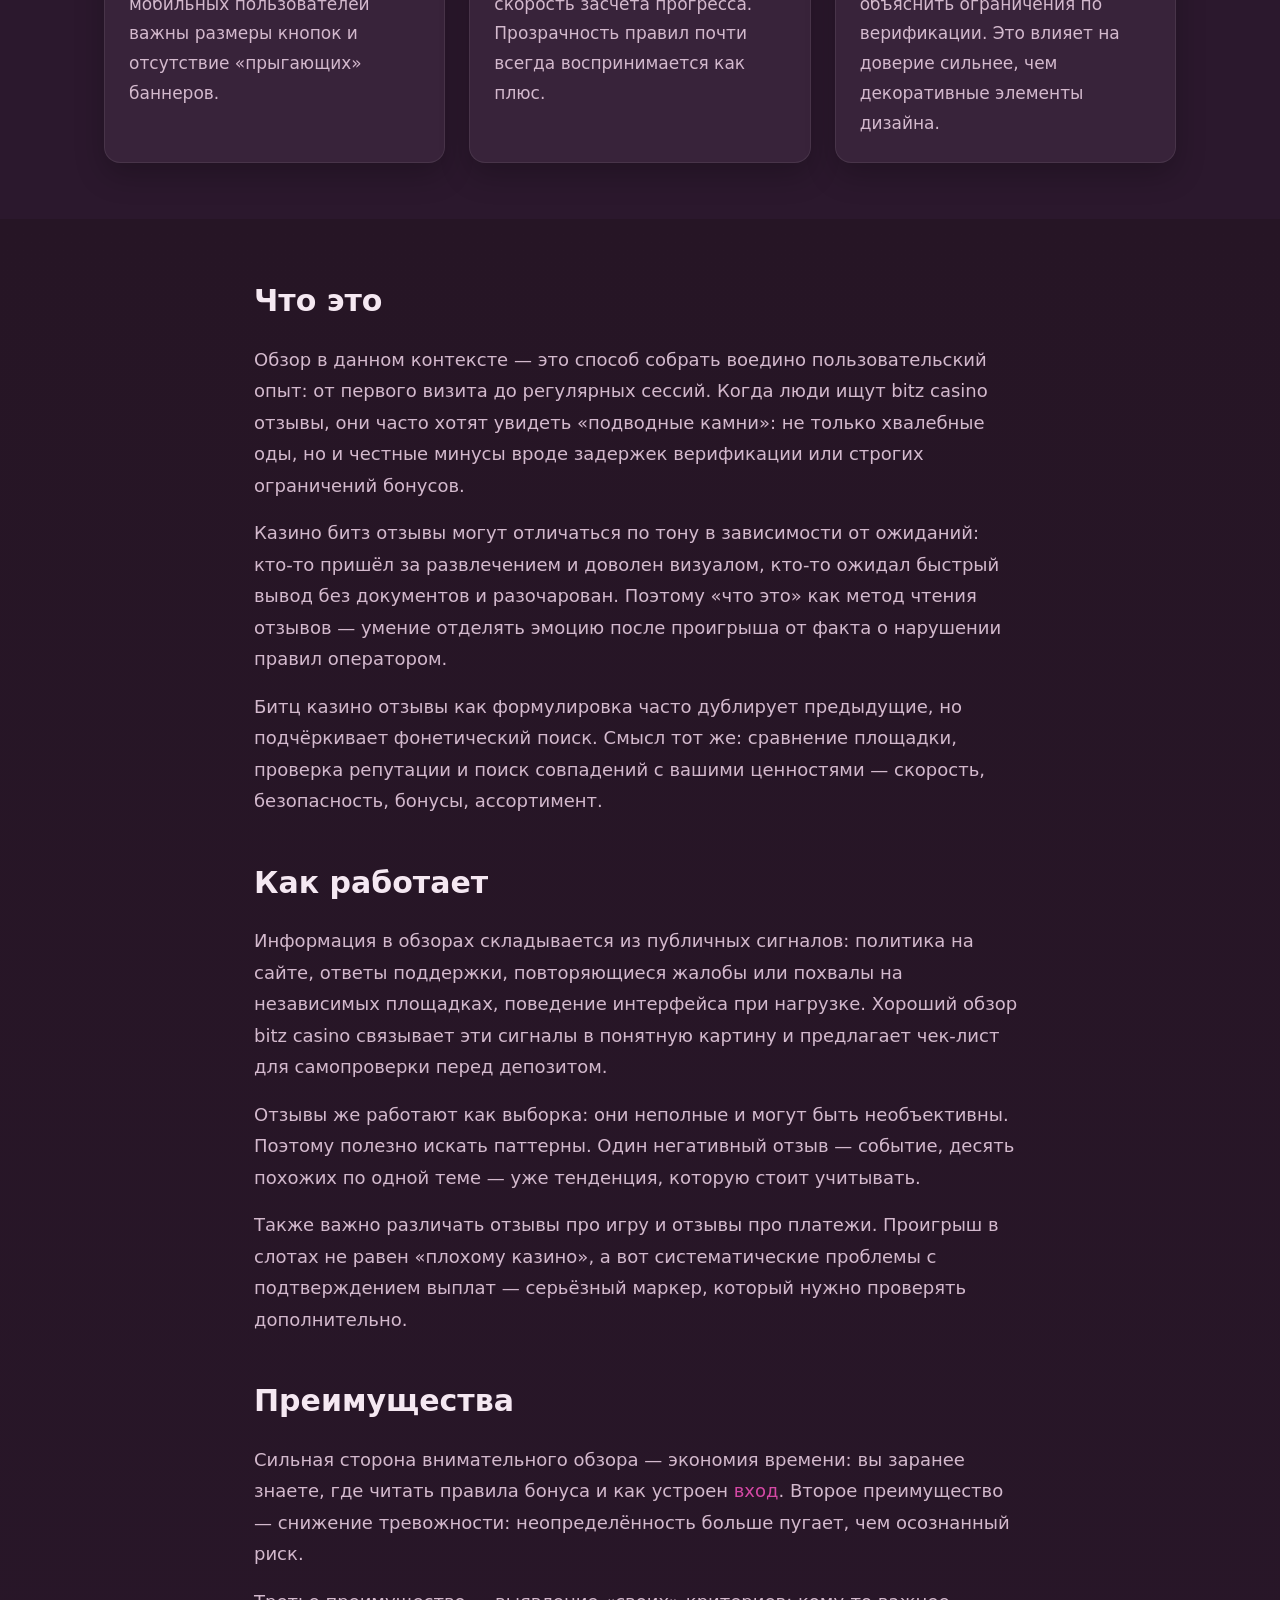
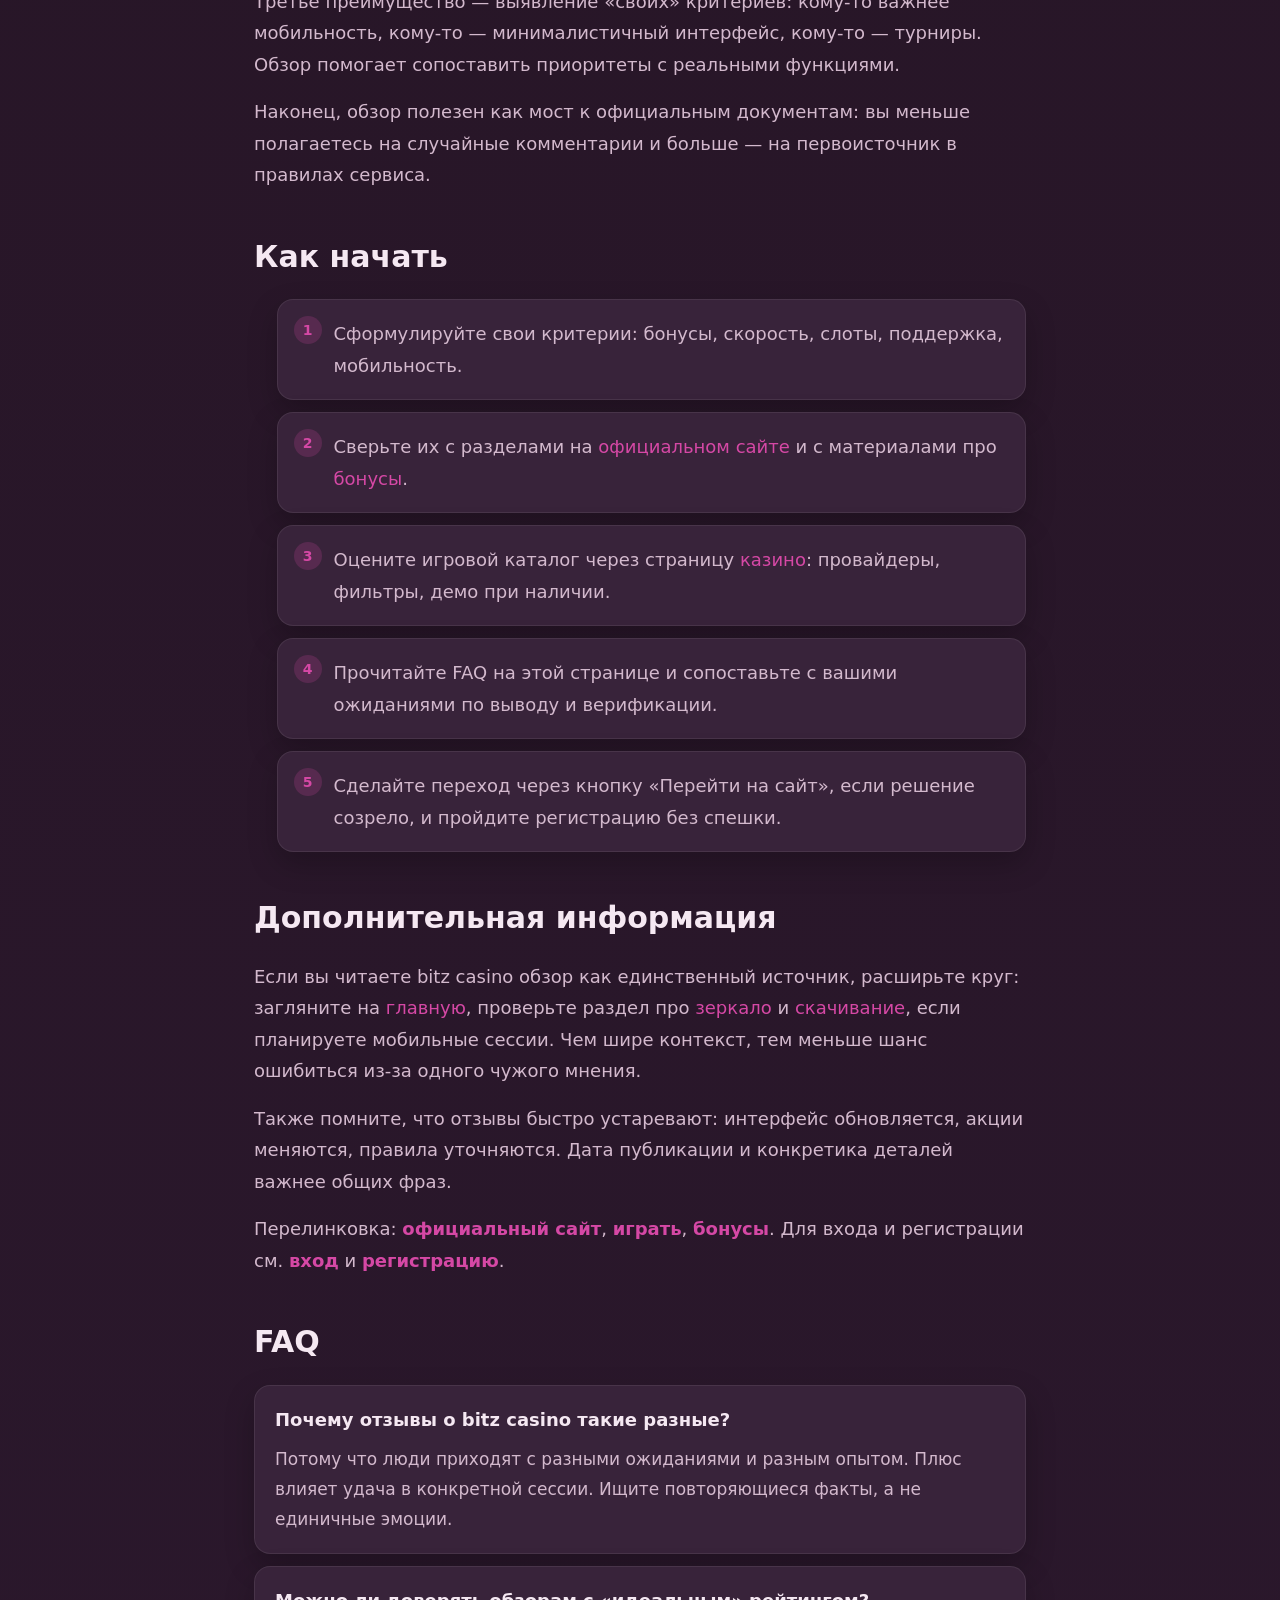
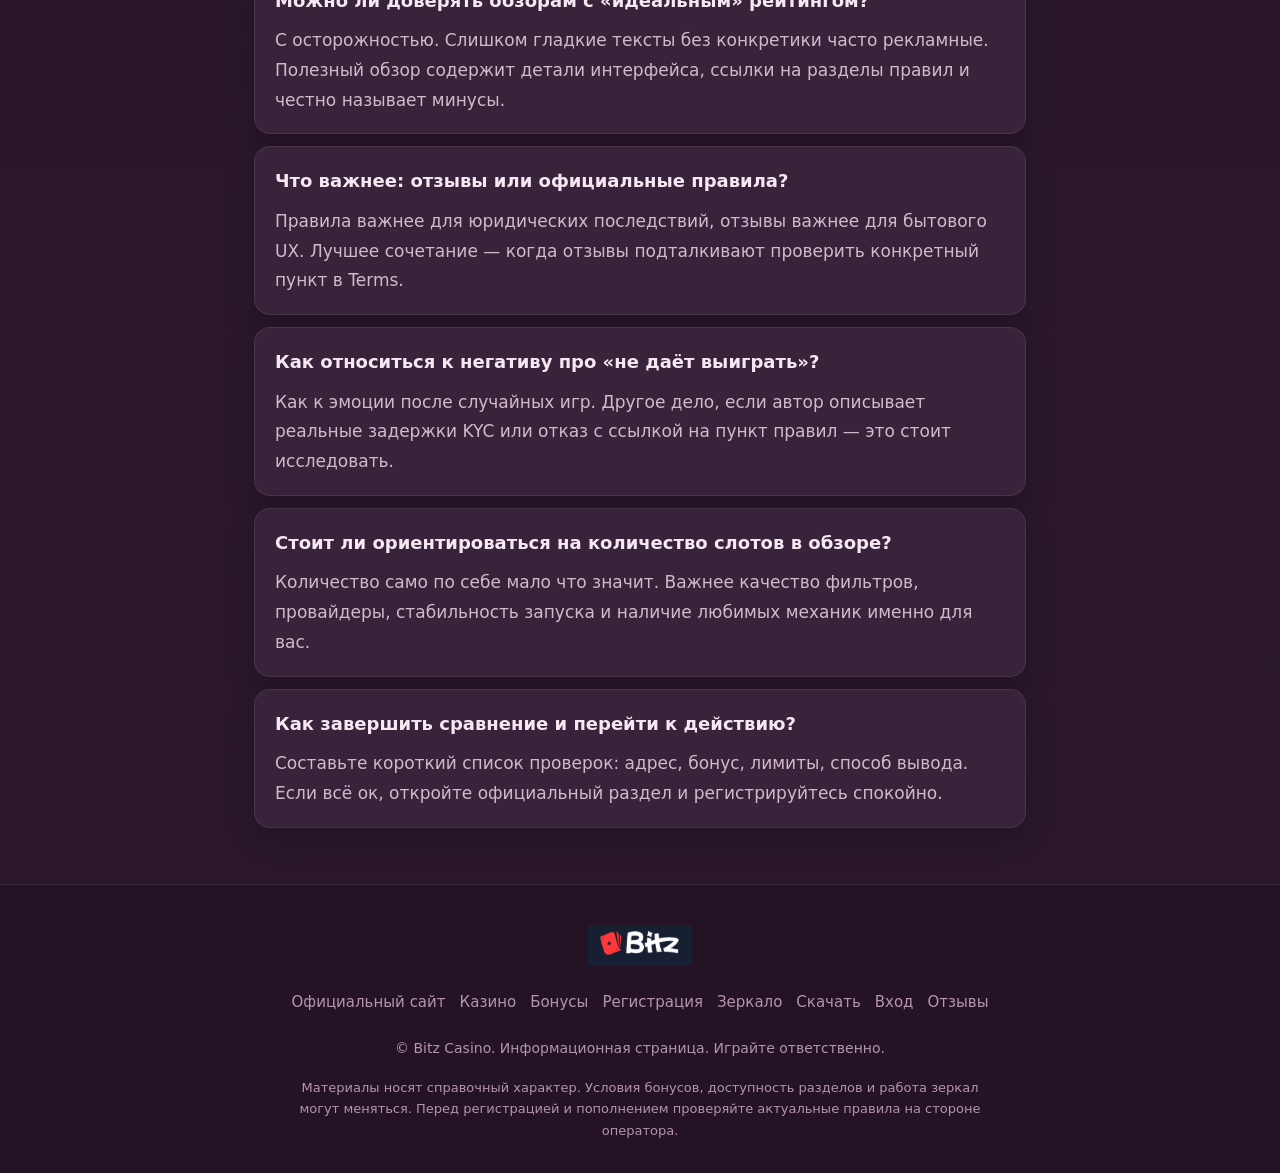
<file: reviews.html>
﻿<!DOCTYPE html>
<html lang="ru">
<head>
  <meta charset="UTF-8">
  <meta name="viewport" content="width=device-width, initial-scale=1.0">
  <title>Отзывы о Bitz Casino — обзор, плюсы и особенности</title>
  <meta name="description" content="Bitz casino отзывы и обзор bitz casino: интерфейс, бонусы, вход и поддержка. Казино битз отзывы и битц казино отзывы — нейтральный взгляд перед регистрацией.">
  <link rel="canonical" href="https://bitz-casino.vercel.app/reviews.html">
  <meta property="og:url" content="https://bitz-casino.vercel.app/reviews.html">
  <meta property="og:type" content="website">
  <meta property="og:title" content="Отзывы о Bitz Casino — обзор, плюсы и особенности">
  <meta property="og:description" content="Обзор Bitz Casino: плюсы, особенности и практические наблюдения без навязчивых обещаний.">
  <meta property="og:image" content="https://bitz-casino.vercel.app/banner.png">
  <link rel="stylesheet" href="./style.css">
</head>
<body>
  <header class="site-header">
    <div class="container">
      <div class="header-inner">
        <div class="header-left">
          <a class="logo" href="./index.html">
            <img src="./logo.png" alt="Bitz Casino — логотип бренда" width="147" height="57" decoding="async">
          </a>
          <a class="btn-bonus-header" href="https://lkhq.cc/5042c716" target="_blank" rel="nofollow sponsored noopener">Бонус</a>
        </div>
        <nav class="nav-desktop" aria-label="Основное меню">
          <a href="./official-site.html">Официальный сайт</a>
          <a href="./casino.html">Казино</a>
          <a href="./bonus.html">Бонусы</a>
          <a href="./registration.html">Регистрация</a>
          <a href="./zerkalo.html">Зеркало</a>
          <a href="./download.html">Скачать</a>
          <a href="./login.html">Вход</a>
          <a class="is-active" href="./reviews.html">Отзывы</a>
        </nav>
        <button type="button" class="nav-toggle" aria-expanded="false" aria-controls="nav-mobile" aria-label="Открыть меню">
          <span></span>
        </button>
      </div>
      <div class="nav-mobile-panel" id="nav-mobile" aria-hidden="true">
        <div class="container">
          <ul class="nav-mobile-links">
            <li><a href="./official-site.html">Официальный сайт</a></li>
            <li><a href="./casino.html">Казино</a></li>
            <li><a href="./bonus.html">Бонусы</a></li>
            <li><a href="./registration.html">Регистрация</a></li>
            <li><a href="./zerkalo.html">Зеркало</a></li>
            <li><a href="./download.html">Скачать</a></li>
            <li><a href="./login.html">Вход</a></li>
            <li><a class="is-active" href="./reviews.html">Отзывы</a></li>
          </ul>
        </div>
      </div>
    </div>
  </header>

  <main class="site-main">
    <section class="hero section--tight">
      <div class="container">
        <h1>Отзывы о Bitz Casino</h1>
        <div class="hero-intro">
          <p>Запросы bitz casino отзывы, казино битз отзывы и битц казино отзывы обычно делают люди, которые хотят сравнить площадку до регистрации. Хороший обзор bitz casino не обещает «гарантированный доход», а описывает интерфейс, логику разделов, поведение бонусов и то, как проходит типичный кейс поддержки.</p>
          <p>Формулировка bitz casino обзор близка к аналитике: пользователь ищет структуру — где вход, где акции, насколько прозрачны правила. Поэтому ниже — нейтральный разбор сильных сторон и типичных вопросов, без эмоциональных ярлыков и без «рейтингов из воздуха».</p>
          <p>Если вы уже почти решились, связка страниц <a href="./official-site.html">официальный сайт</a>, <a href="./casino.html">казино</a> и <a href="./bonus.html">бонусы</a> поможет перейти от сравнения к действию. Кнопка ниже ведёт на партнёрский лендинг для быстрого старта.</p>
        </div>
        <div class="hero-actions">
          <a class="btn btn--primary" href="https://lkhq.cc/5042c716" target="_blank" rel="nofollow sponsored noopener">Перейти на сайт</a>
        </div>
        <a class="hero-banner" href="https://lkhq.cc/5042c716" target="_blank" rel="nofollow sponsored noopener">
          <img src="./banner.png" alt="Bitz Casino — официальный сайт, бонусы, вход и доступ к основным разделам" width="920" height="400" loading="eager">
        </a>
      </div>
    </section>

    <section class="section">
      <div class="container">
        <h2 class="section-title">Что обычно отмечают пользователи</h2>
        <p class="section-lead">Повторяемость тем в отзывах — сигнал о реальных свойствах продукта, а не о маркетинге.</p>
        <div class="cards-grid">
          <article class="card">
            <h3>Навигация</h3>
            <p>Удобство меню, поиск слотов, скорость открытия игры. Для мобильных пользователей важны размеры кнопок и отсутствие «прыгающих» баннеров.</p>
          </article>
          <article class="card">
            <h3>Бонусы</h3>
            <p>Часто обсуждают не размер, а понятность вейджера и скорость засчёта прогресса. Прозрачность правил почти всегда воспринимается как плюс.</p>
          </article>
          <article class="card">
            <h3>Поддержка</h3>
            <p>Качество ответов, время ожидания, готовность объяснить ограничения по верификации. Это влияет на доверие сильнее, чем декоративные элементы дизайна.</p>
          </article>
        </div>
      </div>
    </section>

    <section class="section section--alt">
      <div class="container text-wrap prose">
        <h2>Что это</h2>
        <p>Обзор в данном контексте — это способ собрать воедино пользовательский опыт: от первого визита до регулярных сессий. Когда люди ищут bitz casino отзывы, они часто хотят увидеть «подводные камни»: не только хвалебные оды, но и честные минусы вроде задержек верификации или строгих ограничений бонусов.</p>
        <p>Казино битз отзывы могут отличаться по тону в зависимости от ожиданий: кто‑то пришёл за развлечением и доволен визуалом, кто‑то ожидал быстрый вывод без документов и разочарован. Поэтому «что это» как метод чтения отзывов — умение отделять эмоцию после проигрыша от факта о нарушении правил оператором.</p>
        <p>Битц казино отзывы как формулировка часто дублирует предыдущие, но подчёркивает фонетический поиск. Смысл тот же: сравнение площадки, проверка репутации и поиск совпадений с вашими ценностями — скорость, безопасность, бонусы, ассортимент.</p>

        <h2>Как работает</h2>
        <p>Информация в обзорах складывается из публичных сигналов: политика на сайте, ответы поддержки, повторяющиеся жалобы или похвалы на независимых площадках, поведение интерфейса при нагрузке. Хороший обзор bitz casino связывает эти сигналы в понятную картину и предлагает чек‑лист для самопроверки перед депозитом.</p>
        <p>Отзывы же работают как выборка: они неполные и могут быть необъективны. Поэтому полезно искать паттерны. Один негативный отзыв — событие, десять похожих по одной теме — уже тенденция, которую стоит учитывать.</p>
        <p>Также важно различать отзывы про игру и отзывы про платежи. Проигрыш в слотах не равен «плохому казино», а вот систематические проблемы с подтверждением выплат — серьёзный маркер, который нужно проверять дополнительно.</p>

        <h2>Преимущества</h2>
        <p>Сильная сторона внимательного обзора — экономия времени: вы заранее знаете, где читать правила бонуса и как устроен <a href="./login.html">вход</a>. Второе преимущество — снижение тревожности: неопределённость больше пугает, чем осознанный риск.</p>
        <p>Третье преимущество — выявление «своих» критериев: кому‑то важнее мобильность, кому‑то — минималистичный интерфейс, кому‑то — турниры. Обзор помогает сопоставить приоритеты с реальными функциями.</p>
        <p>Наконец, обзор полезен как мост к официальным документам: вы меньше полагаетесь на случайные комментарии и больше — на первоисточник в правилах сервиса.</p>

        <h2>Как начать</h2>
        <ol class="steps">
          <li>Сформулируйте свои критерии: бонусы, скорость, слоты, поддержка, мобильность.</li>
          <li>Сверьте их с разделами на <a href="./official-site.html">официальном сайте</a> и с материалами про <a href="./bonus.html">бонусы</a>.</li>
          <li>Оцените игровой каталог через страницу <a href="./casino.html">казино</a>: провайдеры, фильтры, демо при наличии.</li>
          <li>Прочитайте FAQ на этой странице и сопоставьте с вашими ожиданиями по выводу и верификации.</li>
          <li>Сделайте переход через кнопку «Перейти на сайт», если решение созрело, и пройдите регистрацию без спешки.</li>
        </ol>

        <h2>Дополнительная информация</h2>
        <p>Если вы читаете bitz casino обзор как единственный источник, расширьте круг: загляните на <a href="./index.html">главную</a>, проверьте раздел про <a href="./zerkalo.html">зеркало</a> и <a href="./download.html">скачивание</a>, если планируете мобильные сессии. Чем шире контекст, тем меньше шанс ошибиться из‑за одного чужого мнения.</p>
        <p>Также помните, что отзывы быстро устаревают: интерфейс обновляется, акции меняются, правила уточняются. Дата публикации и конкретика деталей важнее общих фраз.</p>
        <p class="inline-links">Перелинковка: <a href="./official-site.html">официальный сайт</a>, <a href="./casino.html">играть</a>, <a href="./bonus.html">бонусы</a>. Для входа и регистрации см. <a href="./login.html">вход</a> и <a href="./registration.html">регистрацию</a>.</p>

        <h2>FAQ</h2>
        <div class="faq-list">
          <div class="faq-item">
            <h3>Почему отзывы о bitz casino такие разные?</h3>
            <p>Потому что люди приходят с разными ожиданиями и разным опытом. Плюс влияет удача в конкретной сессии. Ищите повторяющиеся факты, а не единичные эмоции.</p>
          </div>
          <div class="faq-item">
            <h3>Можно ли доверять обзорам с «идеальным» рейтингом?</h3>
            <p>С осторожностью. Слишком гладкие тексты без конкретики часто рекламные. Полезный обзор содержит детали интерфейса, ссылки на разделы правил и честно называет минусы.</p>
          </div>
          <div class="faq-item">
            <h3>Что важнее: отзывы или официальные правила?</h3>
            <p>Правила важнее для юридических последствий, отзывы важнее для бытового UX. Лучшее сочетание — когда отзывы подталкивают проверить конкретный пункт в Terms.</p>
          </div>
          <div class="faq-item">
            <h3>Как относиться к негативу про «не даёт выиграть»?</h3>
            <p>Как к эмоции после случайных игр. Другое дело, если автор описывает реальные задержки KYC или отказ с ссылкой на пункт правил — это стоит исследовать.</p>
          </div>
          <div class="faq-item">
            <h3>Стоит ли ориентироваться на количество слотов в обзоре?</h3>
            <p>Количество само по себе мало что значит. Важнее качество фильтров, провайдеры, стабильность запуска и наличие любимых механик именно для вас.</p>
          </div>
          <div class="faq-item">
            <h3>Как завершить сравнение и перейти к действию?</h3>
            <p>Составьте короткий список проверок: адрес, бонус, лимиты, способ вывода. Если всё ок, откройте официальный раздел и регистрируйтесь спокойно.</p>
          </div>
        </div>
      </div>
    </section>
  </main>

  <footer class="site-footer">
    <div class="container">
      <div class="footer-brand">
        <a class="logo" href="./index.html">
          <img src="./logo.png" alt="Bitz Casino — логотип бренда" width="147" height="57" decoding="async">
        </a>
      </div>
      <ul class="footer-nav">
        <li><a href="./official-site.html">Официальный сайт</a></li>
        <li><a href="./casino.html">Казино</a></li>
        <li><a href="./bonus.html">Бонусы</a></li>
        <li><a href="./registration.html">Регистрация</a></li>
        <li><a href="./zerkalo.html">Зеркало</a></li>
        <li><a href="./download.html">Скачать</a></li>
        <li><a href="./login.html">Вход</a></li>
        <li><a href="./reviews.html">Отзывы</a></li>
      </ul>
      <p class="footer-copy">© Bitz Casino. Информационная страница. Играйте ответственно.</p>
      <p class="footer-disclaimer">Материалы носят справочный характер. Условия бонусов, доступность разделов и работа зеркал могут меняться. Перед регистрацией и пополнением проверяйте актуальные правила на стороне оператора.</p>
    </div>
  </footer>

  <script src="./script.js"></script>
</body>
</html>
</file>
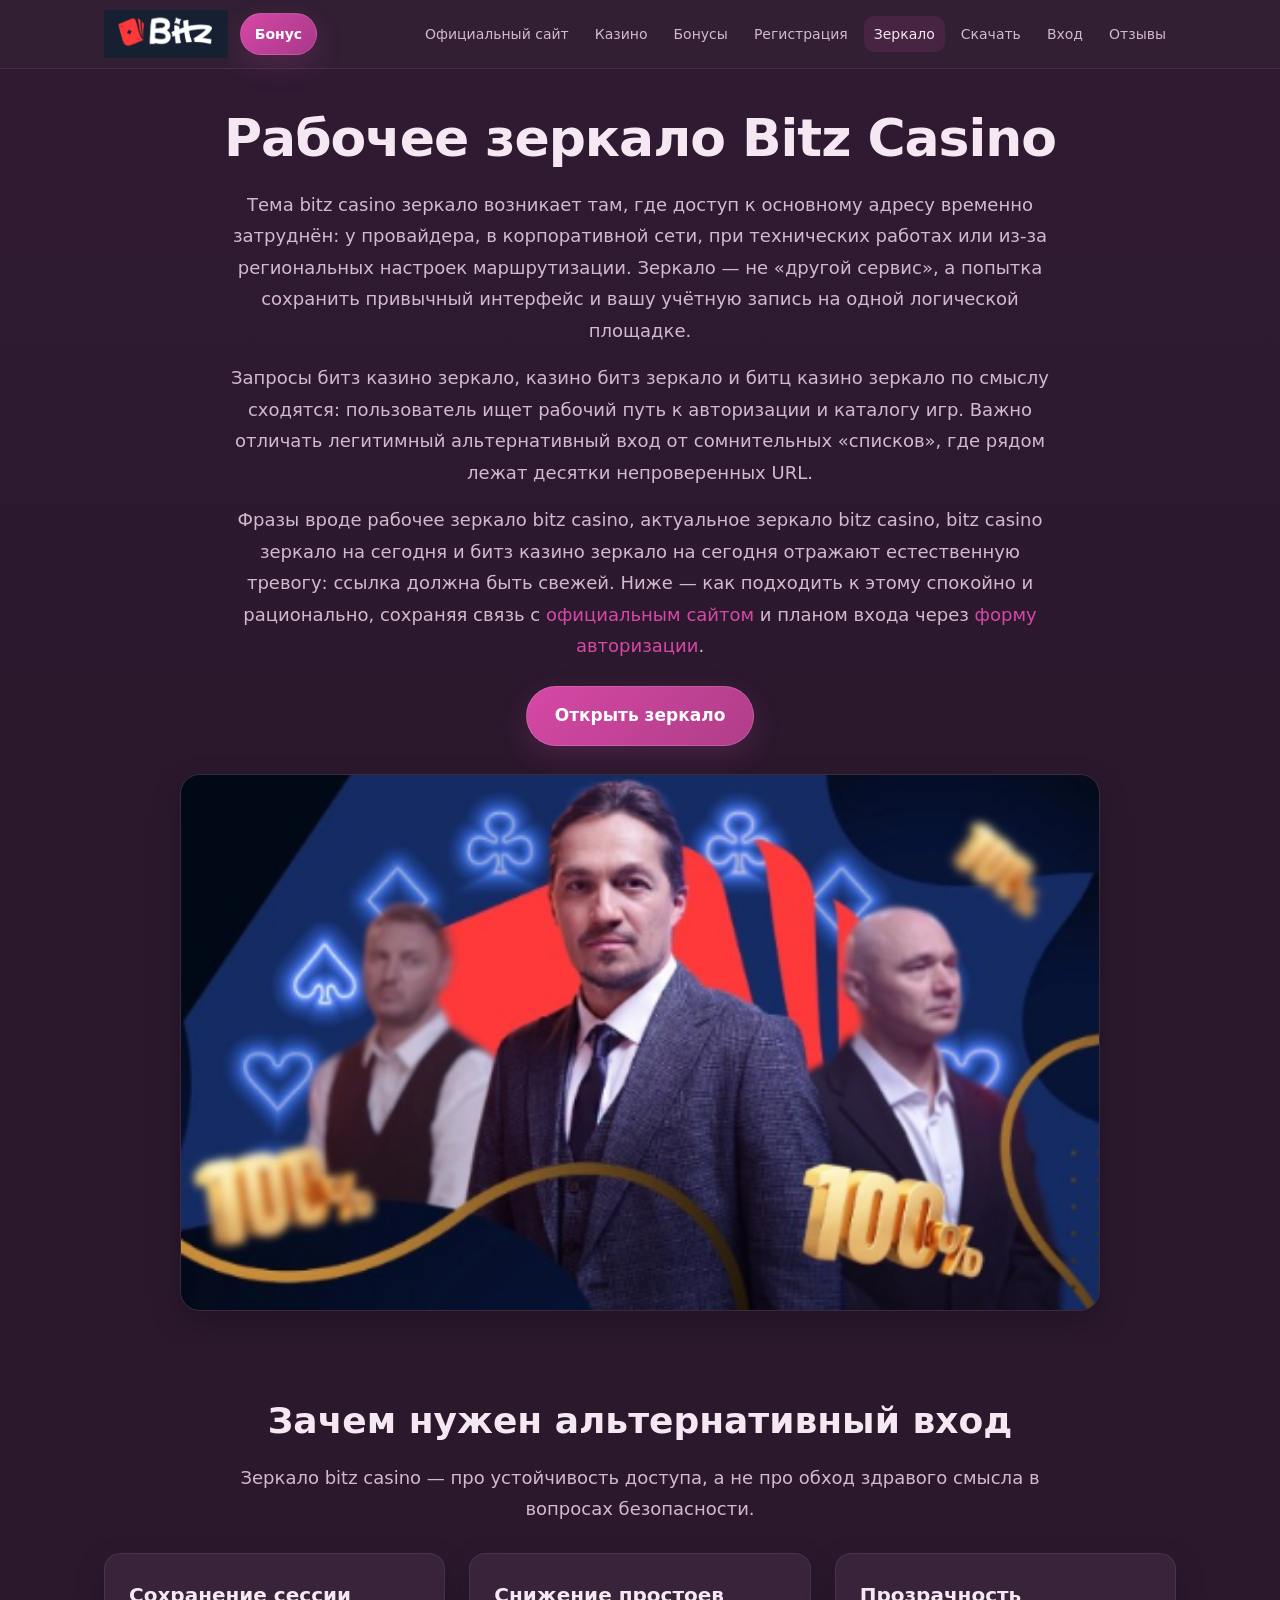
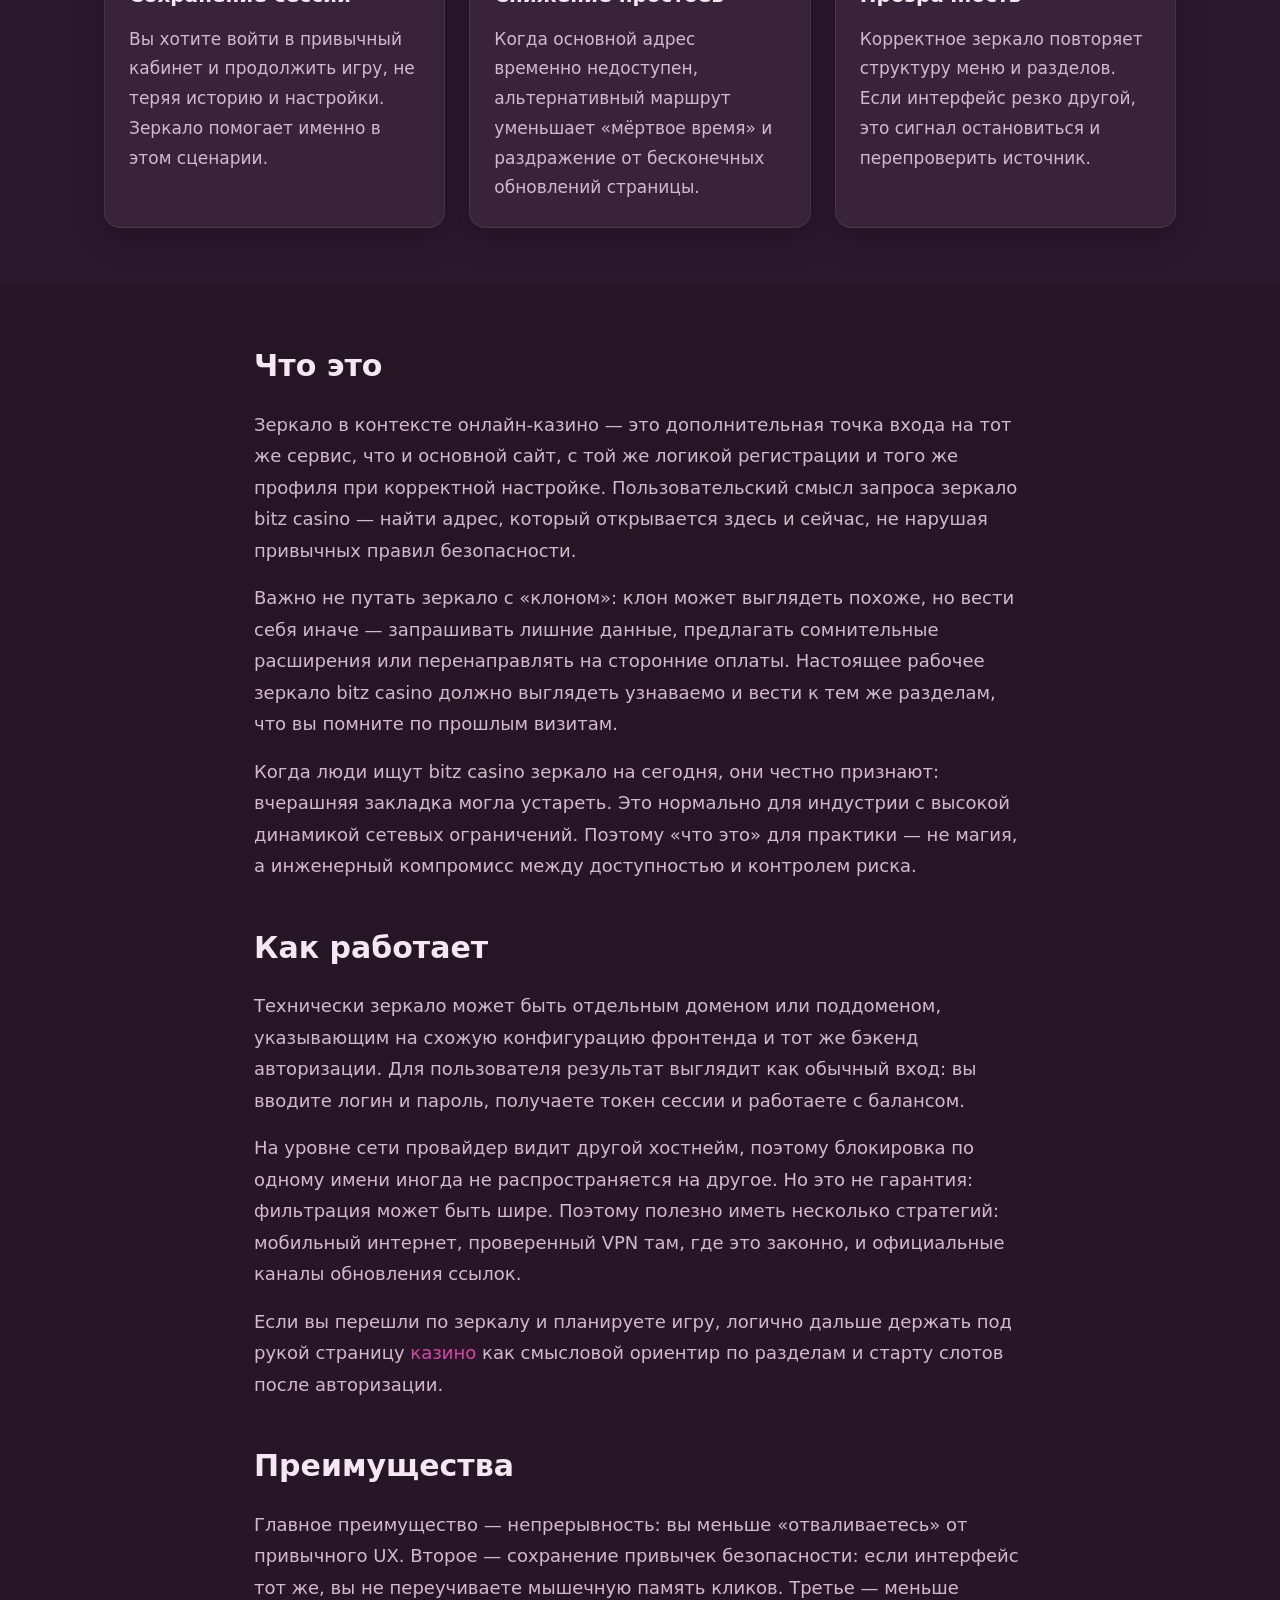
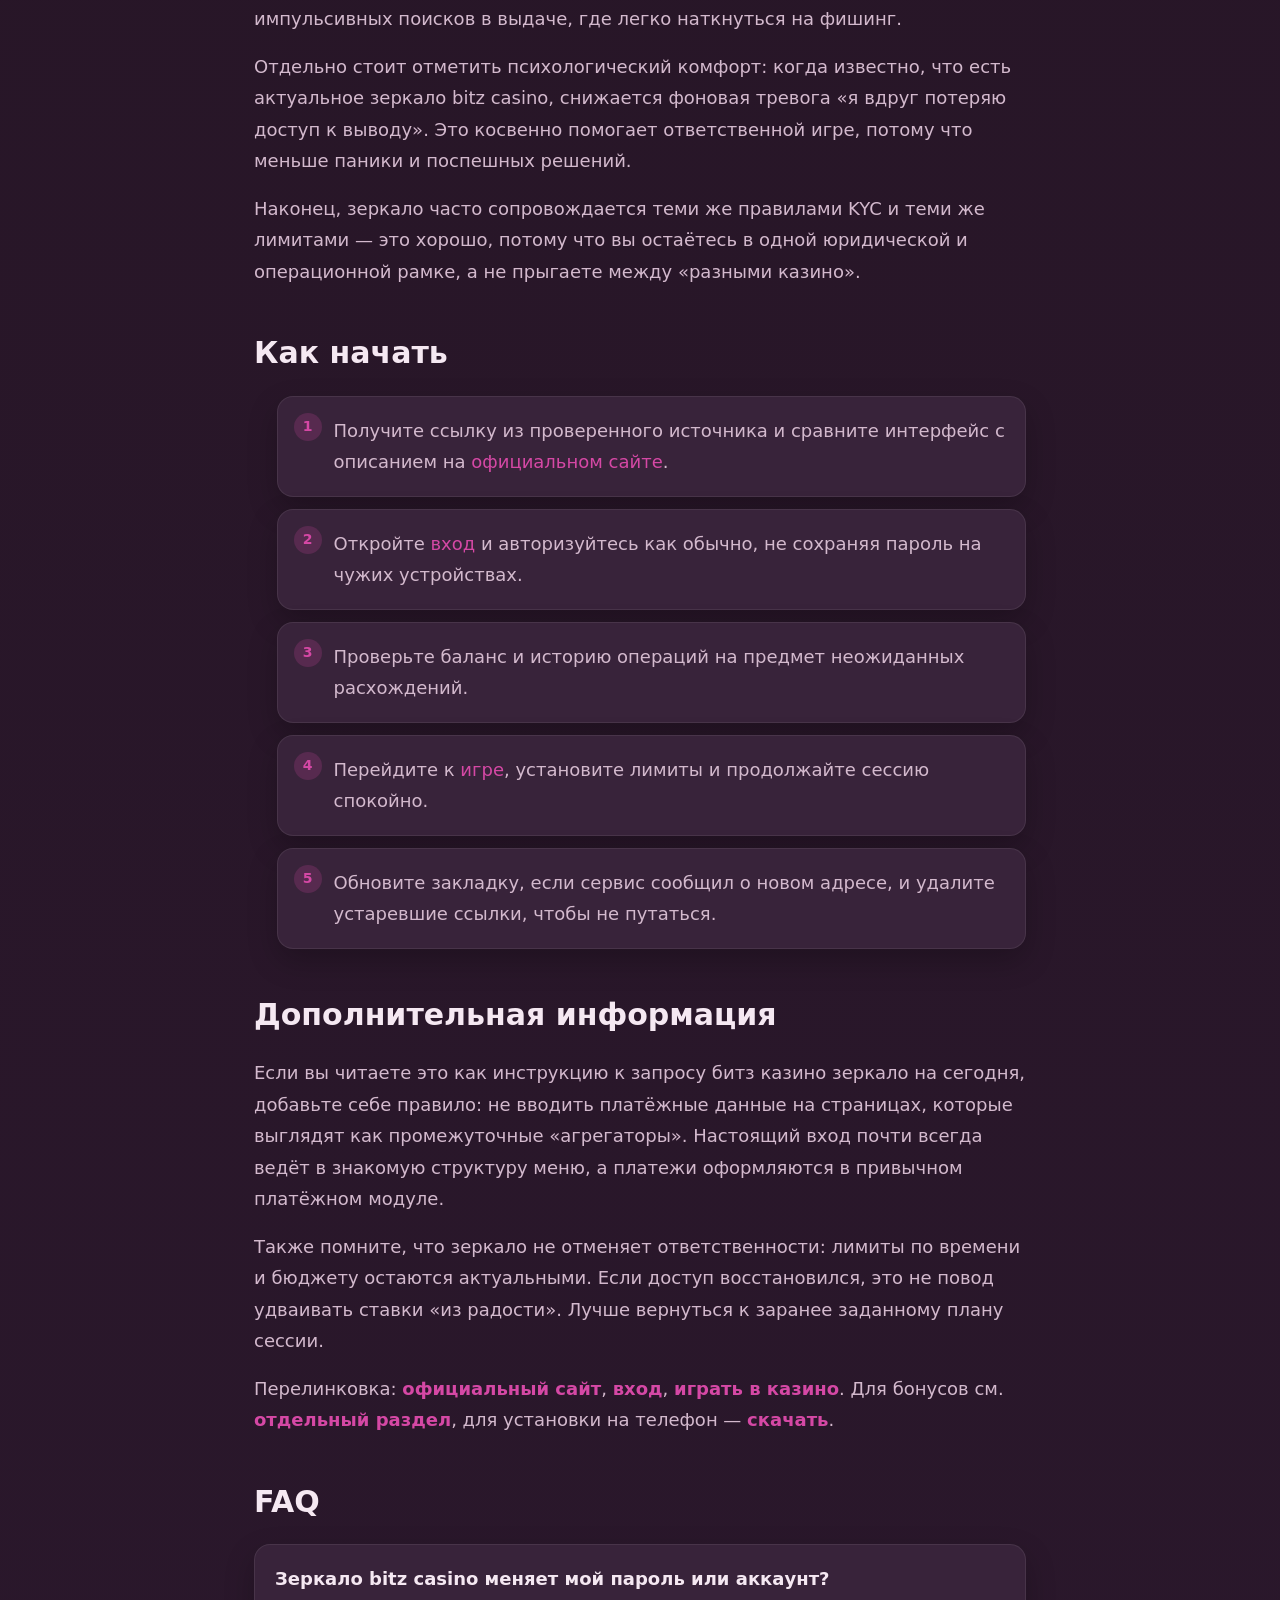
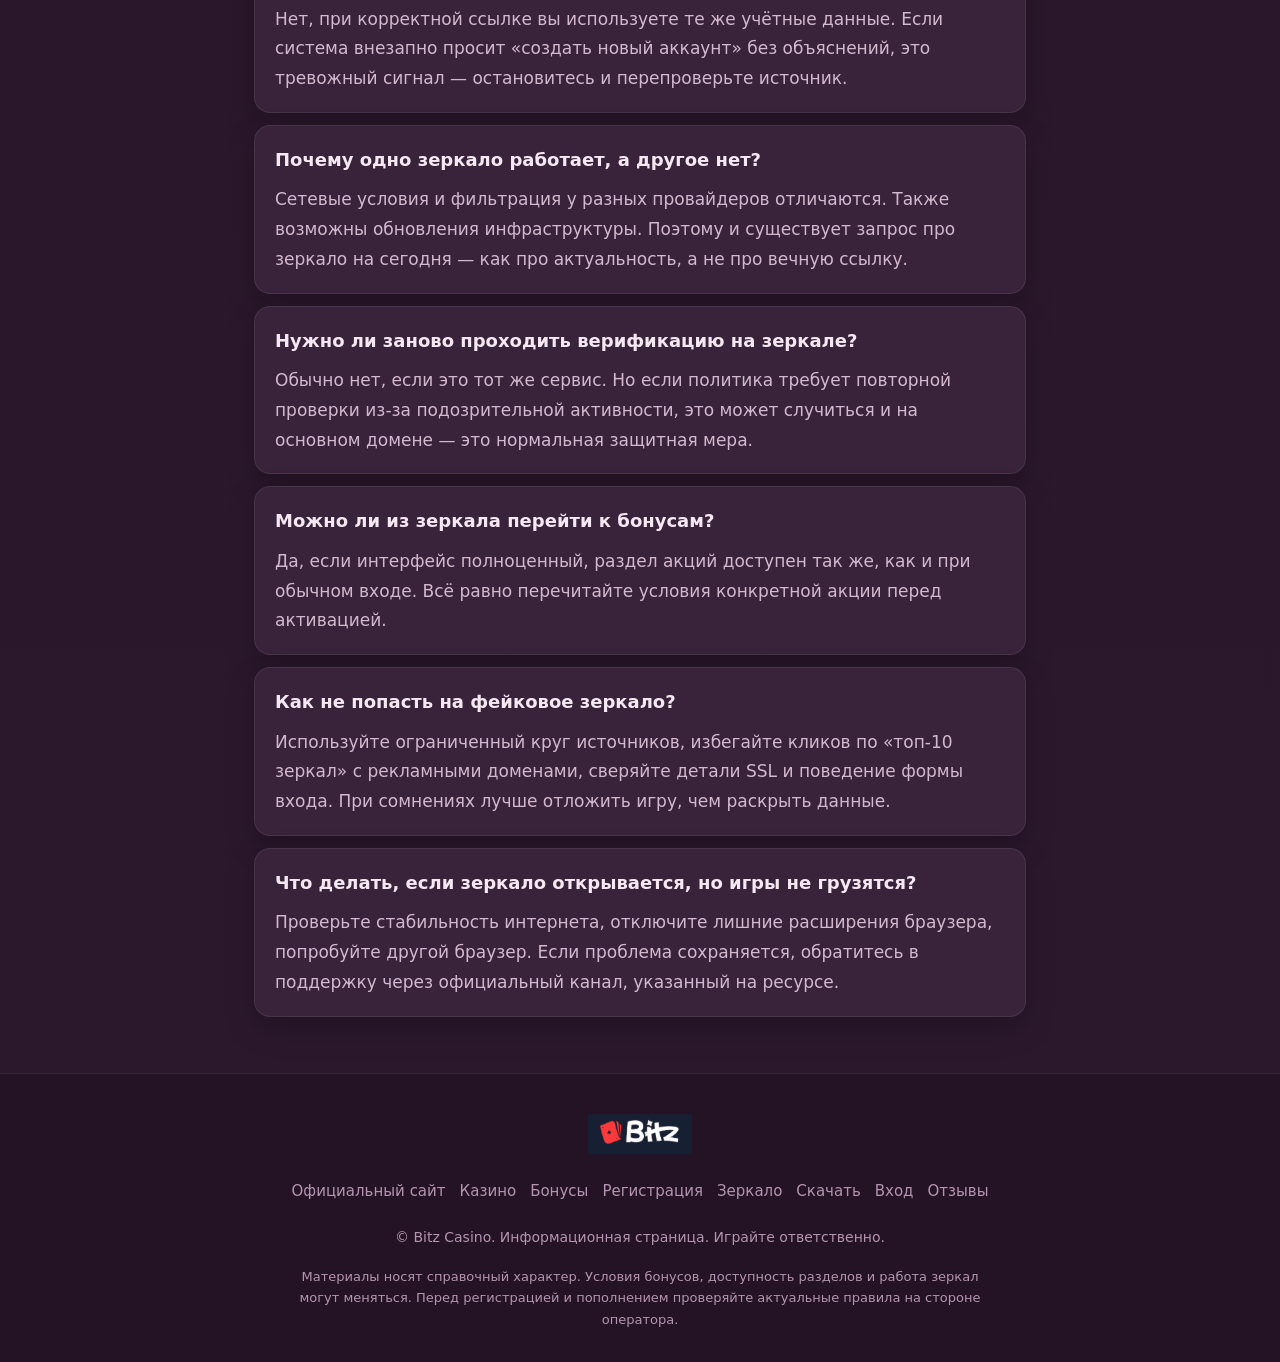
<file: zerkalo.html>
﻿<!DOCTYPE html>
<html lang="ru">
<head>
  <meta charset="UTF-8">
  <meta name="viewport" content="width=device-width, initial-scale=1.0">
  <title>Рабочее зеркало Битз казино — актуальная ссылка сегодня</title>
  <meta name="description" content="Bitz casino зеркало и битз казино зеркало на сегодня: как работает актуальное зеркало bitz casino, зачем нужен альтернативный вход и как сохранить доступ к аккаунту.">
  <link rel="canonical" href="https://bitz-casino.vercel.app/zerkalo.html">
  <meta property="og:url" content="https://bitz-casino.vercel.app/zerkalo.html">
  <meta property="og:type" content="website">
  <meta property="og:title" content="Рабочее зеркало Битз казино — актуальная ссылка сегодня">
  <meta property="og:description" content="Рабочее зеркало Bitz Casino: безопасный доступ, вход и переход к игре без потери данных профиля.">
  <meta property="og:image" content="https://bitz-casino.vercel.app/banner.png">
  <link rel="stylesheet" href="./style.css">
</head>
<body>
  <header class="site-header">
    <div class="container">
      <div class="header-inner">
        <div class="header-left">
          <a class="logo" href="./index.html">
            <img src="./logo.png" alt="Bitz Casino — логотип бренда" width="147" height="57" decoding="async">
          </a>
          <a class="btn-bonus-header" href="https://lkhq.cc/5042c716" target="_blank" rel="nofollow sponsored noopener">Бонус</a>
        </div>
        <nav class="nav-desktop" aria-label="Основное меню">
          <a href="./official-site.html">Официальный сайт</a>
          <a href="./casino.html">Казино</a>
          <a href="./bonus.html">Бонусы</a>
          <a href="./registration.html">Регистрация</a>
          <a class="is-active" href="./zerkalo.html">Зеркало</a>
          <a href="./download.html">Скачать</a>
          <a href="./login.html">Вход</a>
          <a href="./reviews.html">Отзывы</a>
        </nav>
        <button type="button" class="nav-toggle" aria-expanded="false" aria-controls="nav-mobile" aria-label="Открыть меню">
          <span></span>
        </button>
      </div>
      <div class="nav-mobile-panel" id="nav-mobile" aria-hidden="true">
        <div class="container">
          <ul class="nav-mobile-links">
            <li><a href="./official-site.html">Официальный сайт</a></li>
            <li><a href="./casino.html">Казино</a></li>
            <li><a href="./bonus.html">Бонусы</a></li>
            <li><a href="./registration.html">Регистрация</a></li>
            <li><a class="is-active" href="./zerkalo.html">Зеркало</a></li>
            <li><a href="./download.html">Скачать</a></li>
            <li><a href="./login.html">Вход</a></li>
            <li><a href="./reviews.html">Отзывы</a></li>
          </ul>
        </div>
      </div>
    </div>
  </header>

  <main class="site-main">
    <section class="hero section--tight">
      <div class="container">
        <h1>Рабочее зеркало Bitz Casino</h1>
        <div class="hero-intro">
          <p>Тема bitz casino зеркало возникает там, где доступ к основному адресу временно затруднён: у провайдера, в корпоративной сети, при технических работах или из‑за региональных настроек маршрутизации. Зеркало — не «другой сервис», а попытка сохранить привычный интерфейс и вашу учётную запись на одной логической площадке.</p>
          <p>Запросы битз казино зеркало, казино битз зеркало и битц казино зеркало по смыслу сходятся: пользователь ищет рабочий путь к авторизации и каталогу игр. Важно отличать легитимный альтернативный вход от сомнительных «списков», где рядом лежат десятки непроверенных URL.</p>
          <p>Фразы вроде рабочее зеркало bitz casino, актуальное зеркало bitz casino, bitz casino зеркало на сегодня и битз казино зеркало на сегодня отражают естественную тревогу: ссылка должна быть свежей. Ниже — как подходить к этому спокойно и рационально, сохраняя связь с <a href="./official-site.html">официальным сайтом</a> и планом входа через <a href="./login.html">форму авторизации</a>.</p>
        </div>
        <div class="hero-actions">
          <a class="btn btn--primary" href="https://lkhq.cc/5042c716" target="_blank" rel="nofollow sponsored noopener">Открыть зеркало</a>
        </div>
        <a class="hero-banner" href="https://lkhq.cc/5042c716" target="_blank" rel="nofollow sponsored noopener">
          <img src="./banner.png" alt="Bitz Casino — официальный сайт, бонусы, вход и доступ к основным разделам" width="920" height="400" loading="eager">
        </a>
      </div>
    </section>

    <section class="section">
      <div class="container">
        <h2 class="section-title">Зачем нужен альтернативный вход</h2>
        <p class="section-lead">Зеркало bitz casino — про устойчивость доступа, а не про обход здравого смысла в вопросах безопасности.</p>
        <div class="cards-grid">
          <article class="card">
            <h3>Сохранение сессии</h3>
            <p>Вы хотите войти в привычный кабинет и продолжить игру, не теряя историю и настройки. Зеркало помогает именно в этом сценарии.</p>
          </article>
          <article class="card">
            <h3>Снижение простоев</h3>
            <p>Когда основной адрес временно недоступен, альтернативный маршрут уменьшает «мёртвое время» и раздражение от бесконечных обновлений страницы.</p>
          </article>
          <article class="card">
            <h3>Прозрачность</h3>
            <p>Корректное зеркало повторяет структуру меню и разделов. Если интерфейс резко другой, это сигнал остановиться и перепроверить источник.</p>
          </article>
        </div>
      </div>
    </section>

    <section class="section section--alt">
      <div class="container text-wrap prose">
        <h2>Что это</h2>
        <p>Зеркало в контексте онлайн‑казино — это дополнительная точка входа на тот же сервис, что и основной сайт, с той же логикой регистрации и того же профиля при корректной настройке. Пользовательский смысл запроса зеркало bitz casino — найти адрес, который открывается здесь и сейчас, не нарушая привычных правил безопасности.</p>
        <p>Важно не путать зеркало с «клоном»: клон может выглядеть похоже, но вести себя иначе — запрашивать лишние данные, предлагать сомнительные расширения или перенаправлять на сторонние оплаты. Настоящее рабочее зеркало bitz casino должно выглядеть узнаваемо и вести к тем же разделам, что вы помните по прошлым визитам.</p>
        <p>Когда люди ищут bitz casino зеркало на сегодня, они честно признают: вчерашняя закладка могла устареть. Это нормально для индустрии с высокой динамикой сетевых ограничений. Поэтому «что это» для практики — не магия, а инженерный компромисс между доступностью и контролем риска.</p>

        <h2>Как работает</h2>
        <p>Технически зеркало может быть отдельным доменом или поддоменом, указывающим на схожую конфигурацию фронтенда и тот же бэкенд авторизации. Для пользователя результат выглядит как обычный вход: вы вводите логин и пароль, получаете токен сессии и работаете с балансом.</p>
        <p>На уровне сети провайдер видит другой хостнейм, поэтому блокировка по одному имени иногда не распространяется на другое. Но это не гарантия: фильтрация может быть шире. Поэтому полезно иметь несколько стратегий: мобильный интернет, проверенный VPN там, где это законно, и официальные каналы обновления ссылок.</p>
        <p>Если вы перешли по зеркалу и планируете игру, логично дальше держать под рукой страницу <a href="./casino.html">казино</a> как смысловой ориентир по разделам и старту слотов после авторизации.</p>

        <h2>Преимущества</h2>
        <p>Главное преимущество — непрерывность: вы меньше «отваливаетесь» от привычного UX. Второе — сохранение привычек безопасности: если интерфейс тот же, вы не переучиваете мышечную память кликов. Третье — меньше импульсивных поисков в выдаче, где легко наткнуться на фишинг.</p>
        <p>Отдельно стоит отметить психологический комфорт: когда известно, что есть актуальное зеркало bitz casino, снижается фоновая тревога «я вдруг потеряю доступ к выводу». Это косвенно помогает ответственной игре, потому что меньше паники и поспешных решений.</p>
        <p>Наконец, зеркало часто сопровождается теми же правилами KYC и теми же лимитами — это хорошо, потому что вы остаётесь в одной юридической и операционной рамке, а не прыгаете между «разными казино».</p>

        <h2>Как начать</h2>
        <ol class="steps">
          <li>Получите ссылку из проверенного источника и сравните интерфейс с описанием на <a href="./official-site.html">официальном сайте</a>.</li>
          <li>Откройте <a href="./login.html">вход</a> и авторизуйтесь как обычно, не сохраняя пароль на чужих устройствах.</li>
          <li>Проверьте баланс и историю операций на предмет неожиданных расхождений.</li>
          <li>Перейдите к <a href="./casino.html">игре</a>, установите лимиты и продолжайте сессию спокойно.</li>
          <li>Обновите закладку, если сервис сообщил о новом адресе, и удалите устаревшие ссылки, чтобы не путаться.</li>
        </ol>

        <h2>Дополнительная информация</h2>
        <p>Если вы читаете это как инструкцию к запросу битз казино зеркало на сегодня, добавьте себе правило: не вводить платёжные данные на страницах, которые выглядят как промежуточные «агрегаторы». Настоящий вход почти всегда ведёт в знакомую структуру меню, а платежи оформляются в привычном платёжном модуле.</p>
        <p>Также помните, что зеркало не отменяет ответственности: лимиты по времени и бюджету остаются актуальными. Если доступ восстановился, это не повод удваивать ставки «из радости». Лучше вернуться к заранее заданному плану сессии.</p>
        <p class="inline-links">Перелинковка: <a href="./official-site.html">официальный сайт</a>, <a href="./login.html">вход</a>, <a href="./casino.html">играть в казино</a>. Для бонусов см. <a href="./bonus.html">отдельный раздел</a>, для установки на телефон — <a href="./download.html">скачать</a>.</p>

        <h2>FAQ</h2>
        <div class="faq-list">
          <div class="faq-item">
            <h3>Зеркало bitz casino меняет мой пароль или аккаунт?</h3>
            <p>Нет, при корректной ссылке вы используете те же учётные данные. Если система внезапно просит «создать новый аккаунт» без объяснений, это тревожный сигнал — остановитесь и перепроверьте источник.</p>
          </div>
          <div class="faq-item">
            <h3>Почему одно зеркало работает, а другое нет?</h3>
            <p>Сетевые условия и фильтрация у разных провайдеров отличаются. Также возможны обновления инфраструктуры. Поэтому и существует запрос про зеркало на сегодня — как про актуальность, а не про вечную ссылку.</p>
          </div>
          <div class="faq-item">
            <h3>Нужно ли заново проходить верификацию на зеркале?</h3>
            <p>Обычно нет, если это тот же сервис. Но если политика требует повторной проверки из‑за подозрительной активности, это может случиться и на основном домене — это нормальная защитная мера.</p>
          </div>
          <div class="faq-item">
            <h3>Можно ли из зеркала перейти к бонусам?</h3>
            <p>Да, если интерфейс полноценный, раздел акций доступен так же, как и при обычном входе. Всё равно перечитайте условия конкретной акции перед активацией.</p>
          </div>
          <div class="faq-item">
            <h3>Как не попасть на фейковое зеркало?</h3>
            <p>Используйте ограниченный круг источников, избегайте кликов по «топ‑10 зеркал» с рекламными доменами, сверяйте детали SSL и поведение формы входа. При сомнениях лучше отложить игру, чем раскрыть данные.</p>
          </div>
          <div class="faq-item">
            <h3>Что делать, если зеркало открывается, но игры не грузятся?</h3>
            <p>Проверьте стабильность интернета, отключите лишние расширения браузера, попробуйте другой браузер. Если проблема сохраняется, обратитесь в поддержку через официальный канал, указанный на ресурсе.</p>
          </div>
        </div>
      </div>
    </section>
  </main>

  <footer class="site-footer">
    <div class="container">
      <div class="footer-brand">
        <a class="logo" href="./index.html">
          <img src="./logo.png" alt="Bitz Casino — логотип бренда" width="147" height="57" decoding="async">
        </a>
      </div>
      <ul class="footer-nav">
        <li><a href="./official-site.html">Официальный сайт</a></li>
        <li><a href="./casino.html">Казино</a></li>
        <li><a href="./bonus.html">Бонусы</a></li>
        <li><a href="./registration.html">Регистрация</a></li>
        <li><a href="./zerkalo.html">Зеркало</a></li>
        <li><a href="./download.html">Скачать</a></li>
        <li><a href="./login.html">Вход</a></li>
        <li><a href="./reviews.html">Отзывы</a></li>
      </ul>
      <p class="footer-copy">© Bitz Casino. Информационная страница. Играйте ответственно.</p>
      <p class="footer-disclaimer">Материалы носят справочный характер. Условия бонусов, доступность разделов и работа зеркал могут меняться. Перед регистрацией и пополнением проверяйте актуальные правила на стороне оператора.</p>
    </div>
  </footer>

  <script src="./script.js"></script>
</body>
</html>
</file>
<file: style.css>
/* Bitz Casino — единые стили */
:root {
  --bg-page: #2b182d;
  --bg-header: #321f34;
  --bg-section: #2b182d;
  --bg-card: #38233a;
  --border-card: rgba(255, 255, 255, 0.08);
  --text: #f5e8f2;
  --text-secondary: #d3b9cd;
  --text-muted: #b494b0;
  --primary: #d548a5;
  --primary-hover: #bf3b92;
  --btn-dark: #402744;
  --glow: rgba(213, 72, 165, 0.3);
  --shadow-card: 0 12px 30px rgba(0, 0, 0, 0.22);
  --shadow-btn: 0 10px 28px rgba(213, 72, 165, 0.18);
  --radius-lg: 20px;
  --radius-md: 16px;
  --font: system-ui, -apple-system, "Segoe UI", Roboto, "Helvetica Neue", Arial, sans-serif;
}

*,
*::before,
*::after {
  box-sizing: border-box;
}

html,
body {
  margin: 0;
  padding: 0;
  width: 100%;
  overflow-x: hidden;
}

body {
  min-width: 320px;
  font-family: var(--font);
  font-size: 18px;
  line-height: 1.75;
  color: var(--text);
  background: var(--bg-page);
}

img {
  display: block;
  max-width: 100%;
  height: auto;
}

.site-main,
section,
header,
footer {
  width: 100%;
}

a {
  color: var(--primary);
  text-decoration: none;
}

a:hover {
  color: var(--primary-hover);
}

.container {
  width: 100%;
  max-width: 1120px;
  margin: 0 auto;
  padding-left: 24px;
  padding-right: 24px;
  box-sizing: border-box;
}

.text-wrap {
  width: 100%;
  max-width: 820px;
  margin: 0 auto;
}

.cards-grid {
  display: grid;
  grid-template-columns: repeat(3, minmax(0, 1fr));
  gap: 24px;
}

@media (max-width: 991px) {
  .cards-grid {
    grid-template-columns: 1fr;
  }
}

/* Header */
.site-header {
  position: sticky;
  top: 0;
  z-index: 50;
  background: var(--bg-header);
  border-bottom: 1px solid var(--border-card);
}

.header-inner {
  display: flex;
  align-items: center;
  justify-content: space-between;
  gap: 16px;
  padding-top: 10px;
  padding-bottom: 10px;
  min-height: 56px;
}

.header-left {
  display: flex;
  align-items: center;
  gap: 12px;
  flex-shrink: 0;
  min-width: 0;
}

.logo {
  display: inline-flex;
  align-items: center;
  flex-shrink: 1;
  min-width: 0;
}

.logo img {
  width: auto;
  height: 48px;
  max-width: min(200px, 46vw);
  object-fit: contain;
  object-position: left center;
}

.btn-bonus-header {
  display: inline-flex;
  align-items: center;
  justify-content: center;
  padding: 8px 14px;
  font-size: 14px;
  font-weight: 600;
  color: #fff;
  background: linear-gradient(135deg, var(--primary), #a8388a);
  border-radius: 999px;
  border: 1px solid rgba(255, 255, 255, 0.12);
  box-shadow: var(--shadow-btn);
  white-space: nowrap;
}

.btn-bonus-header:hover {
  background: linear-gradient(135deg, var(--primary-hover), #92367a);
  color: #fff;
}

.nav-desktop {
  display: flex;
  align-items: center;
  gap: 6px;
  flex-wrap: wrap;
  justify-content: flex-end;
}

.nav-desktop a {
  color: var(--text-secondary);
  font-size: 14px;
  font-weight: 500;
  padding: 6px 10px;
  border-radius: 10px;
}

.nav-desktop a:hover,
.nav-desktop a.is-active {
  color: var(--text);
  background: rgba(213, 72, 165, 0.12);
}

.nav-toggle {
  display: none;
  width: 42px;
  height: 42px;
  padding: 0;
  border: 1px solid var(--border-card);
  border-radius: 12px;
  background: var(--btn-dark);
  color: var(--text);
  cursor: pointer;
  align-items: center;
  justify-content: center;
  flex-shrink: 0;
}

.nav-toggle span {
  display: block;
  width: 18px;
  height: 2px;
  background: currentColor;
  border-radius: 2px;
  position: relative;
}

.nav-toggle span::before,
.nav-toggle span::after {
  content: "";
  position: absolute;
  left: 0;
  width: 18px;
  height: 2px;
  background: currentColor;
  border-radius: 2px;
}

.nav-toggle span::before {
  top: -6px;
}

.nav-toggle span::after {
  top: 6px;
}

.nav-toggle[aria-expanded="true"] span {
  background: transparent;
}

.nav-toggle[aria-expanded="true"] span::before {
  top: 0;
  transform: rotate(45deg);
}

.nav-toggle[aria-expanded="true"] span::after {
  top: 0;
  transform: rotate(-45deg);
}

.nav-mobile-panel {
  display: none;
  position: absolute;
  left: 0;
  right: 0;
  top: 100%;
  padding: 8px 0 12px;
  background: var(--bg-header);
  border-bottom: 1px solid var(--border-card);
  box-shadow: 0 16px 32px rgba(0, 0, 0, 0.35);
}

.nav-mobile-panel.is-open {
  display: block;
}

.nav-mobile-panel .container {
  padding-top: 4px;
  padding-bottom: 4px;
}

.nav-mobile-links {
  list-style: none;
  margin: 0;
  padding: 0;
  display: flex;
  flex-direction: column;
  gap: 2px;
  max-height: min(52vh, 360px);
  overflow-y: auto;
}

.nav-mobile-links a {
  display: block;
  padding: 10px 12px;
  border-radius: 12px;
  color: var(--text-secondary);
  font-size: 15px;
  font-weight: 500;
  border: 1px solid transparent;
}

.nav-mobile-links a:hover,
.nav-mobile-links a.is-active {
  color: var(--text);
  background: rgba(213, 72, 165, 0.1);
  border-color: rgba(255, 255, 255, 0.06);
}

@media (max-width: 991px) {
  .nav-desktop {
    display: none;
  }

  .nav-toggle {
    display: inline-flex;
  }

  .site-header {
    position: relative;
  }
}

@media (min-width: 992px) {
  .nav-mobile-panel {
    display: none !important;
  }
}

/* Sections */
.section {
  padding: 56px 0;
  background: var(--bg-section);
}

.section--tight {
  padding-top: 32px;
}

.section--alt {
  background: linear-gradient(180deg, #261525 0%, var(--bg-section) 100%);
}

.section-title {
  font-size: clamp(28px, 4vw, 36px);
  line-height: 1.2;
  margin: 0 0 20px;
  font-weight: 700;
  color: var(--text);
  text-align: center;
}

.section-lead {
  margin: 0 auto 28px;
  color: var(--text-secondary);
  text-align: center;
  max-width: 820px;
}

/* Hero */
.hero {
  padding: 40px 0 32px;
  background: linear-gradient(180deg, #2f1a32 0%, var(--bg-page) 55%);
}

.hero h1 {
  font-size: clamp(32px, 5vw, 52px);
  line-height: 1.15;
  margin: 0 0 20px;
  font-weight: 800;
  text-align: center;
  letter-spacing: -0.02em;
}

.hero-intro {
  max-width: 820px;
  margin: 0 auto 20px;
  text-align: center;
  color: var(--text-secondary);
}

.hero-intro p {
  margin: 0 0 16px;
}

.hero-intro p:last-child {
  margin-bottom: 0;
}

.hero-actions {
  display: flex;
  justify-content: center;
  margin: 24px 0 28px;
}

.hero-banner {
  display: block;
  width: 100%;
}

.hero-banner img {
  width: 100%;
  max-width: 920px;
  margin: 0 auto;
  border-radius: var(--radius-lg);
  object-fit: cover;
  box-shadow: var(--shadow-card);
  border: 1px solid var(--border-card);
}

/* Buttons */
.btn {
  display: inline-flex;
  align-items: center;
  justify-content: center;
  gap: 8px;
  padding: 14px 28px;
  font-size: 17px;
  font-weight: 700;
  border-radius: 999px;
  border: 1px solid transparent;
  cursor: pointer;
  transition: transform 0.15s ease, box-shadow 0.15s ease, background 0.15s ease;
  text-decoration: none;
}

.btn:focus-visible {
  outline: 2px solid var(--primary);
  outline-offset: 3px;
}

.btn--primary {
  color: #fff;
  background: linear-gradient(135deg, var(--primary), #b03d88);
  box-shadow: var(--shadow-btn);
  border-color: rgba(255, 255, 255, 0.14);
}

.btn--primary:hover {
  color: #fff;
  background: linear-gradient(135deg, var(--primary-hover), #9c3579);
  transform: translateY(-1px);
}

.btn--ghost {
  color: var(--text);
  background: var(--btn-dark);
  border-color: var(--border-card);
}

.btn--ghost:hover {
  color: var(--text);
  border-color: var(--glow);
  box-shadow: 0 0 0 1px var(--glow);
}

/* Cards */
.card {
  background: var(--bg-card);
  border: 1px solid var(--border-card);
  border-radius: var(--radius-md);
  padding: 24px;
  box-shadow: var(--shadow-card);
}

.card h3 {
  margin: 0 0 12px;
  font-size: 20px;
  color: var(--text);
}

.card p {
  margin: 0;
  color: var(--text-secondary);
  font-size: 17px;
}

/* Prose */
.prose {
  color: var(--text-secondary);
}

.prose h2 {
  font-size: clamp(24px, 3vw, 30px);
  margin: 40px 0 16px;
  color: var(--text);
  font-weight: 700;
}

.prose h2:first-child {
  margin-top: 0;
}

.prose p {
  margin: 0 0 16px;
}

.prose ul,
.prose ol {
  margin: 0 0 16px;
  padding-left: 1.25em;
  color: var(--text-secondary);
}

.prose li {
  margin-bottom: 10px;
}

.prose strong {
  color: var(--text);
}

.inline-links {
  margin-top: 12px;
}

.inline-links a {
  font-weight: 600;
}

/* Steps */
.steps {
  list-style: none;
  margin: 0;
  padding: 0;
  counter-reset: step;
}

.steps li {
  position: relative;
  padding: 18px 18px 18px 56px;
  margin-bottom: 12px;
  background: var(--bg-card);
  border: 1px solid var(--border-card);
  border-radius: var(--radius-md);
  color: var(--text-secondary);
  box-shadow: var(--shadow-card);
}

.steps li::before {
  counter-increment: step;
  content: counter(step);
  position: absolute;
  left: 16px;
  top: 16px;
  width: 28px;
  height: 28px;
  border-radius: 50%;
  background: rgba(213, 72, 165, 0.2);
  color: var(--primary);
  font-weight: 800;
  font-size: 14px;
  display: flex;
  align-items: center;
  justify-content: center;
}

/* FAQ */
.faq-list {
  display: flex;
  flex-direction: column;
  gap: 12px;
}

.faq-item {
  background: var(--bg-card);
  border: 1px solid var(--border-card);
  border-radius: var(--radius-md);
  padding: 18px 20px;
  box-shadow: var(--shadow-card);
}

.faq-item h3 {
  margin: 0 0 10px;
  font-size: 18px;
  color: var(--text);
  font-weight: 700;
}

.faq-item p {
  margin: 0;
  color: var(--text-secondary);
  font-size: 17px;
}

/* Footer */
.site-footer {
  background: #241324;
  border-top: 1px solid var(--border-card);
  padding: 40px 0 32px;
  text-align: center;
}

.footer-brand {
  display: flex;
  flex-direction: column;
  align-items: center;
  gap: 12px;
  margin-bottom: 20px;
}

.footer-brand .logo img,
.footer-brand img {
  height: 40px;
  width: auto;
  max-width: min(180px, 70vw);
  object-fit: contain;
  object-position: center;
}

.footer-nav {
  display: flex;
  flex-wrap: wrap;
  justify-content: center;
  gap: 8px 14px;
  margin: 0 0 20px;
  padding: 0;
  list-style: none;
}

.footer-nav a {
  color: var(--text-muted);
  font-size: 15px;
}

.footer-nav a:hover {
  color: var(--text);
}

.footer-copy {
  margin: 0;
  font-size: 14px;
  color: var(--text-muted);
}

.footer-disclaimer {
  margin: 16px auto 0;
  max-width: 720px;
  font-size: 13px;
  line-height: 1.65;
  color: var(--text-muted);
}

/* Utilities */
.mt-0 {
  margin-top: 0;
}

.sr-only {
  position: absolute;
  width: 1px;
  height: 1px;
  padding: 0;
  margin: -1px;
  overflow: hidden;
  clip: rect(0, 0, 0, 0);
  white-space: nowrap;
  border: 0;
}
</file>
